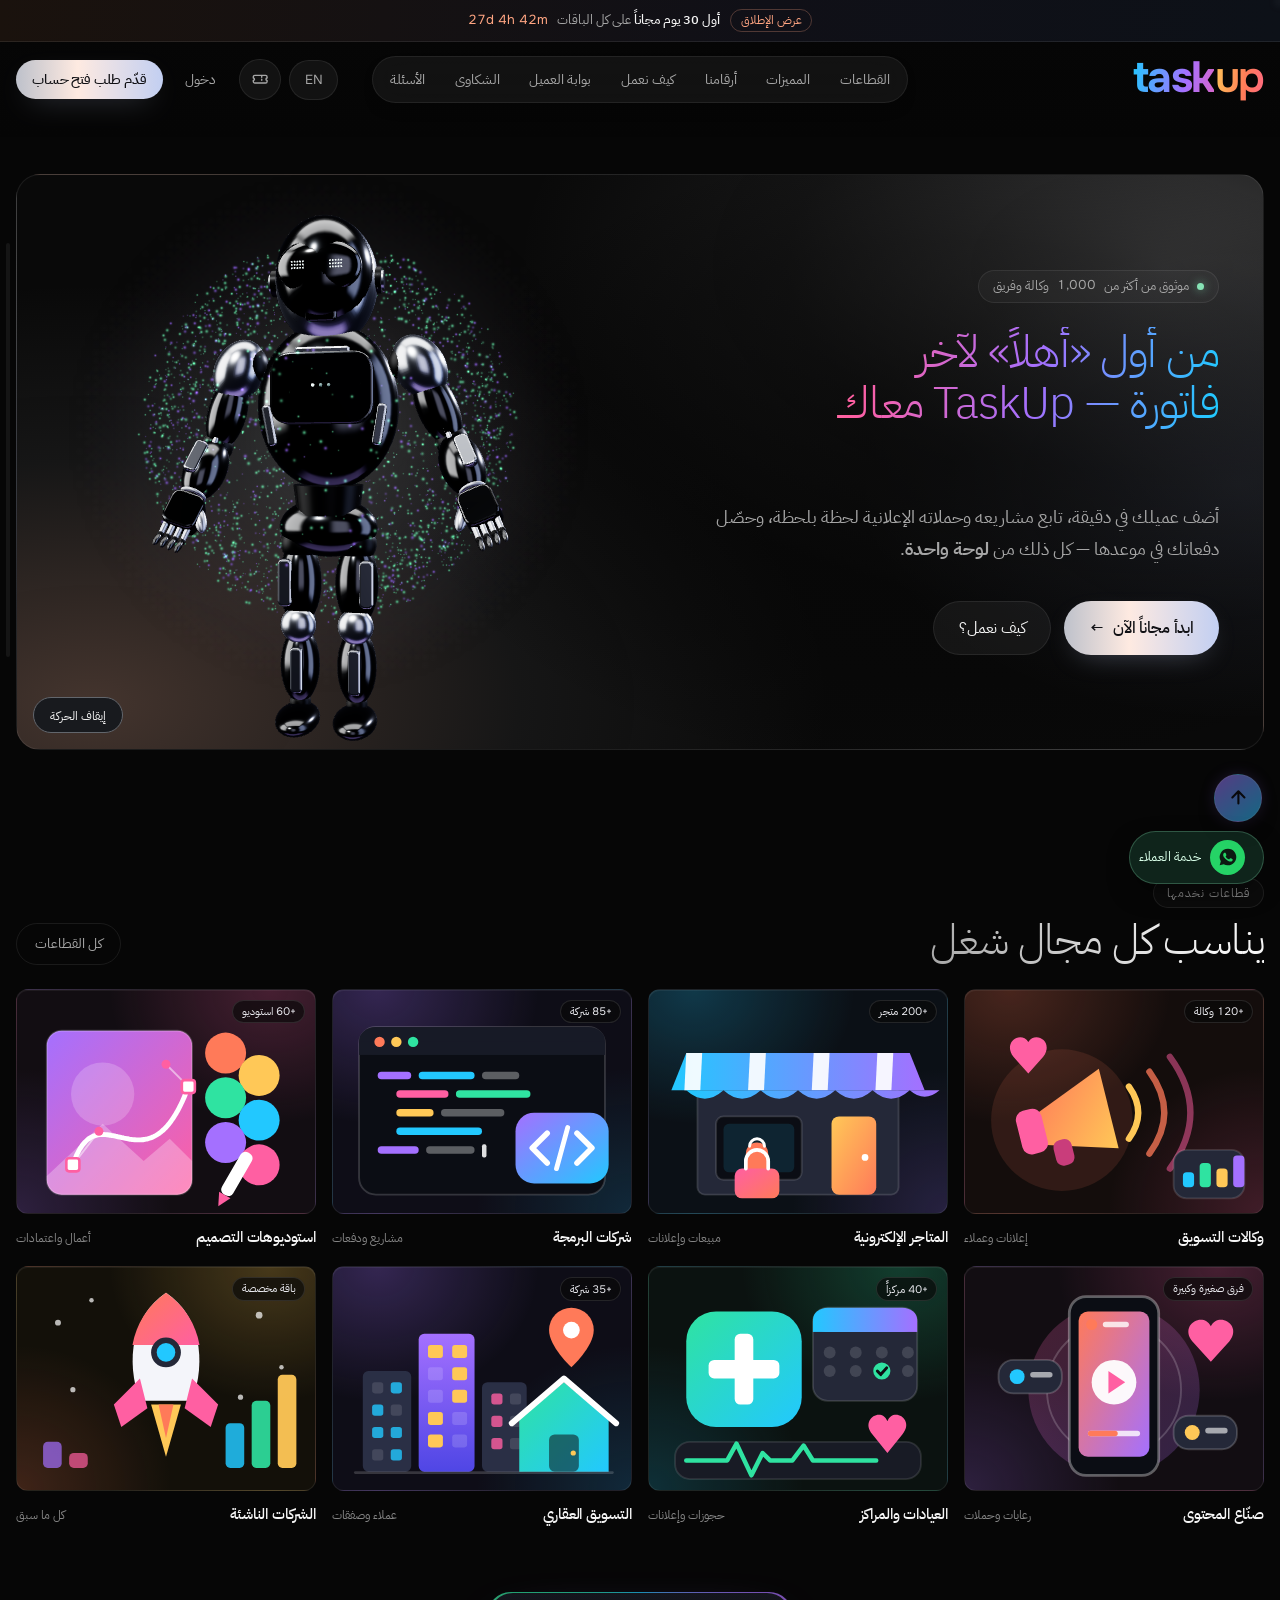
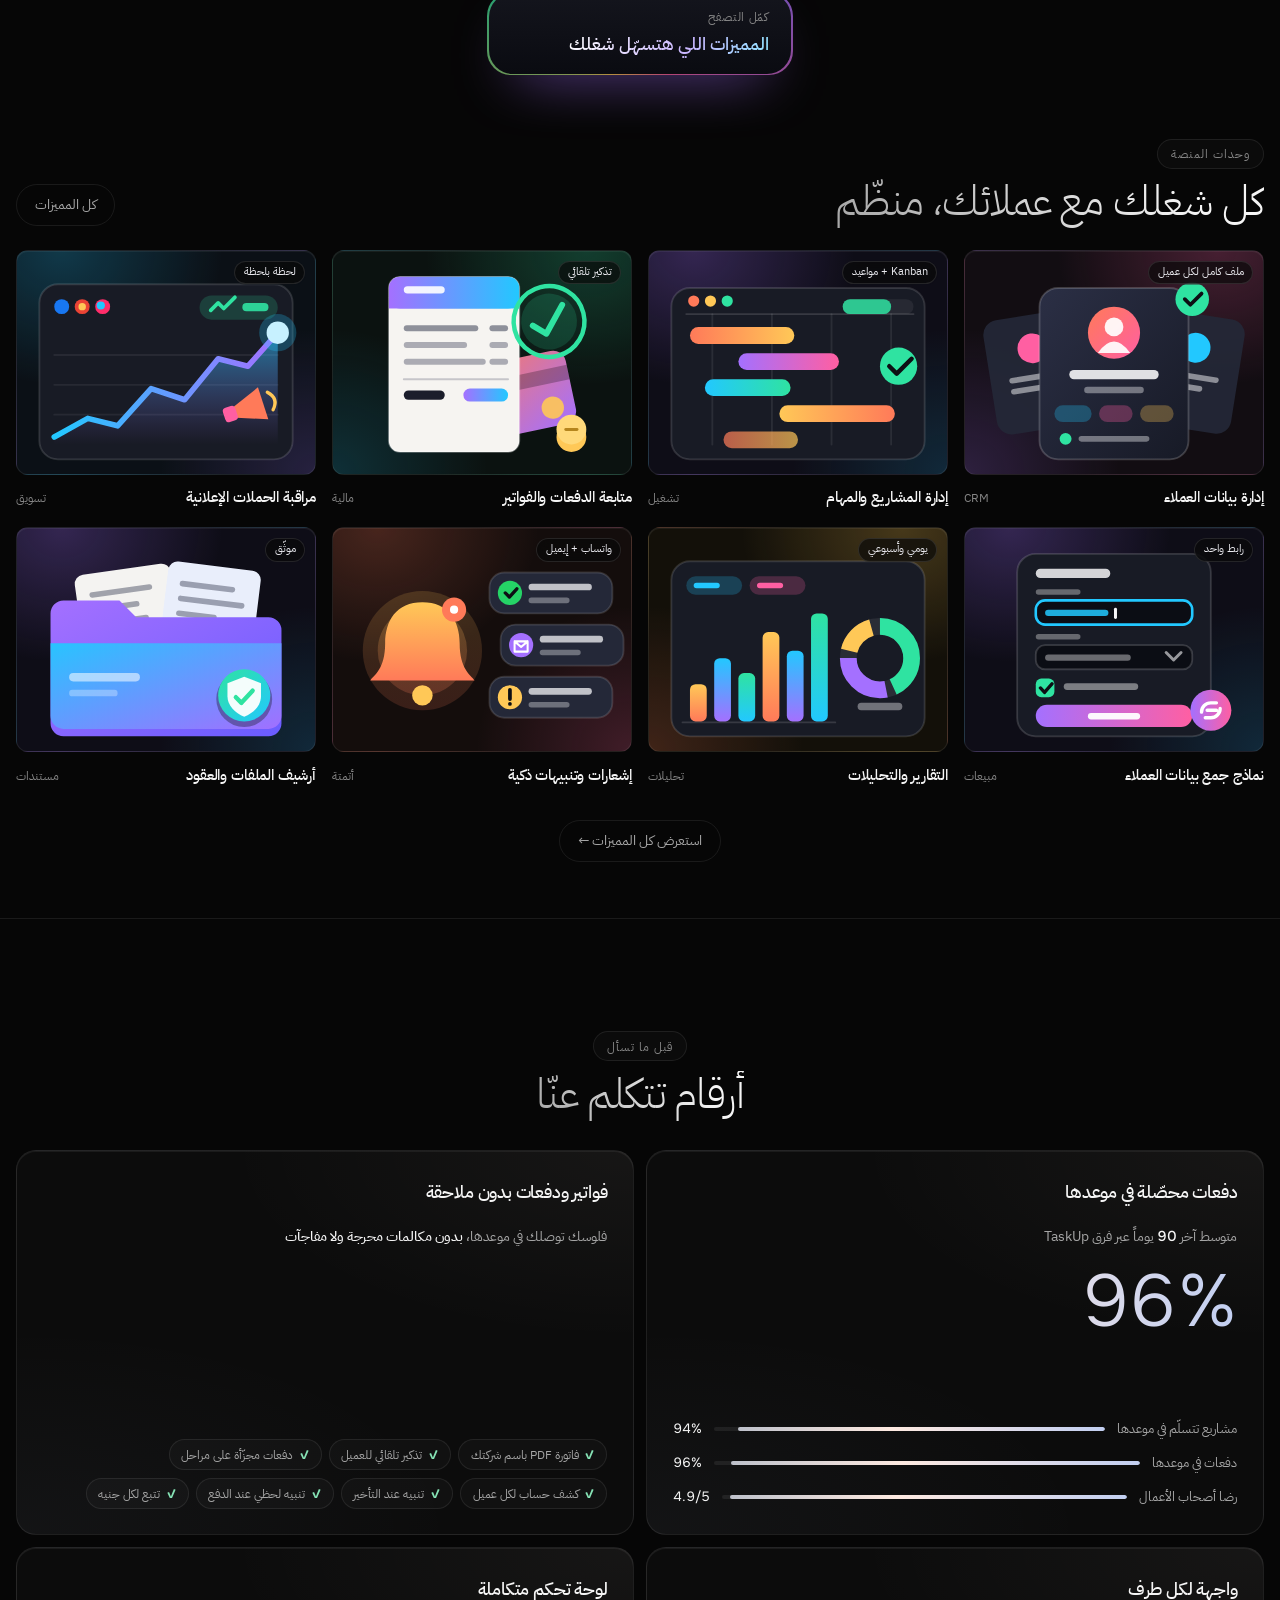
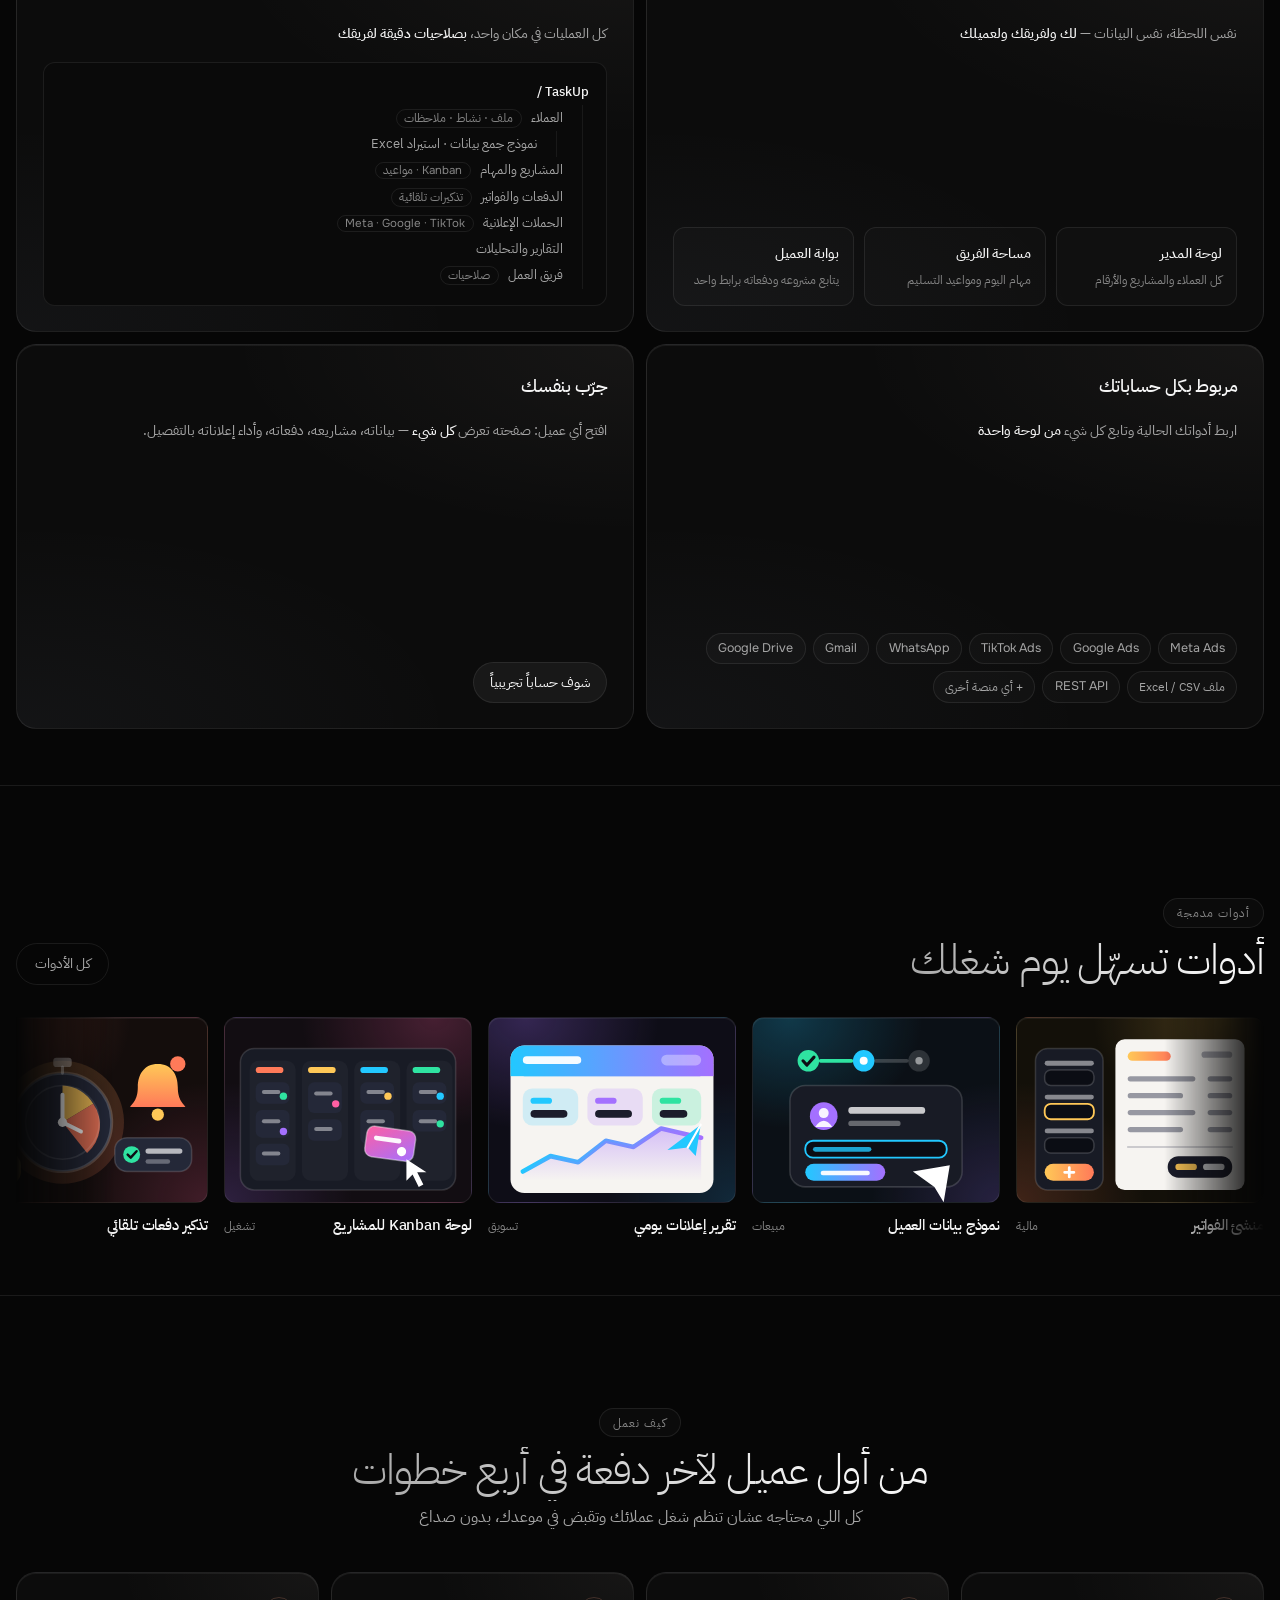
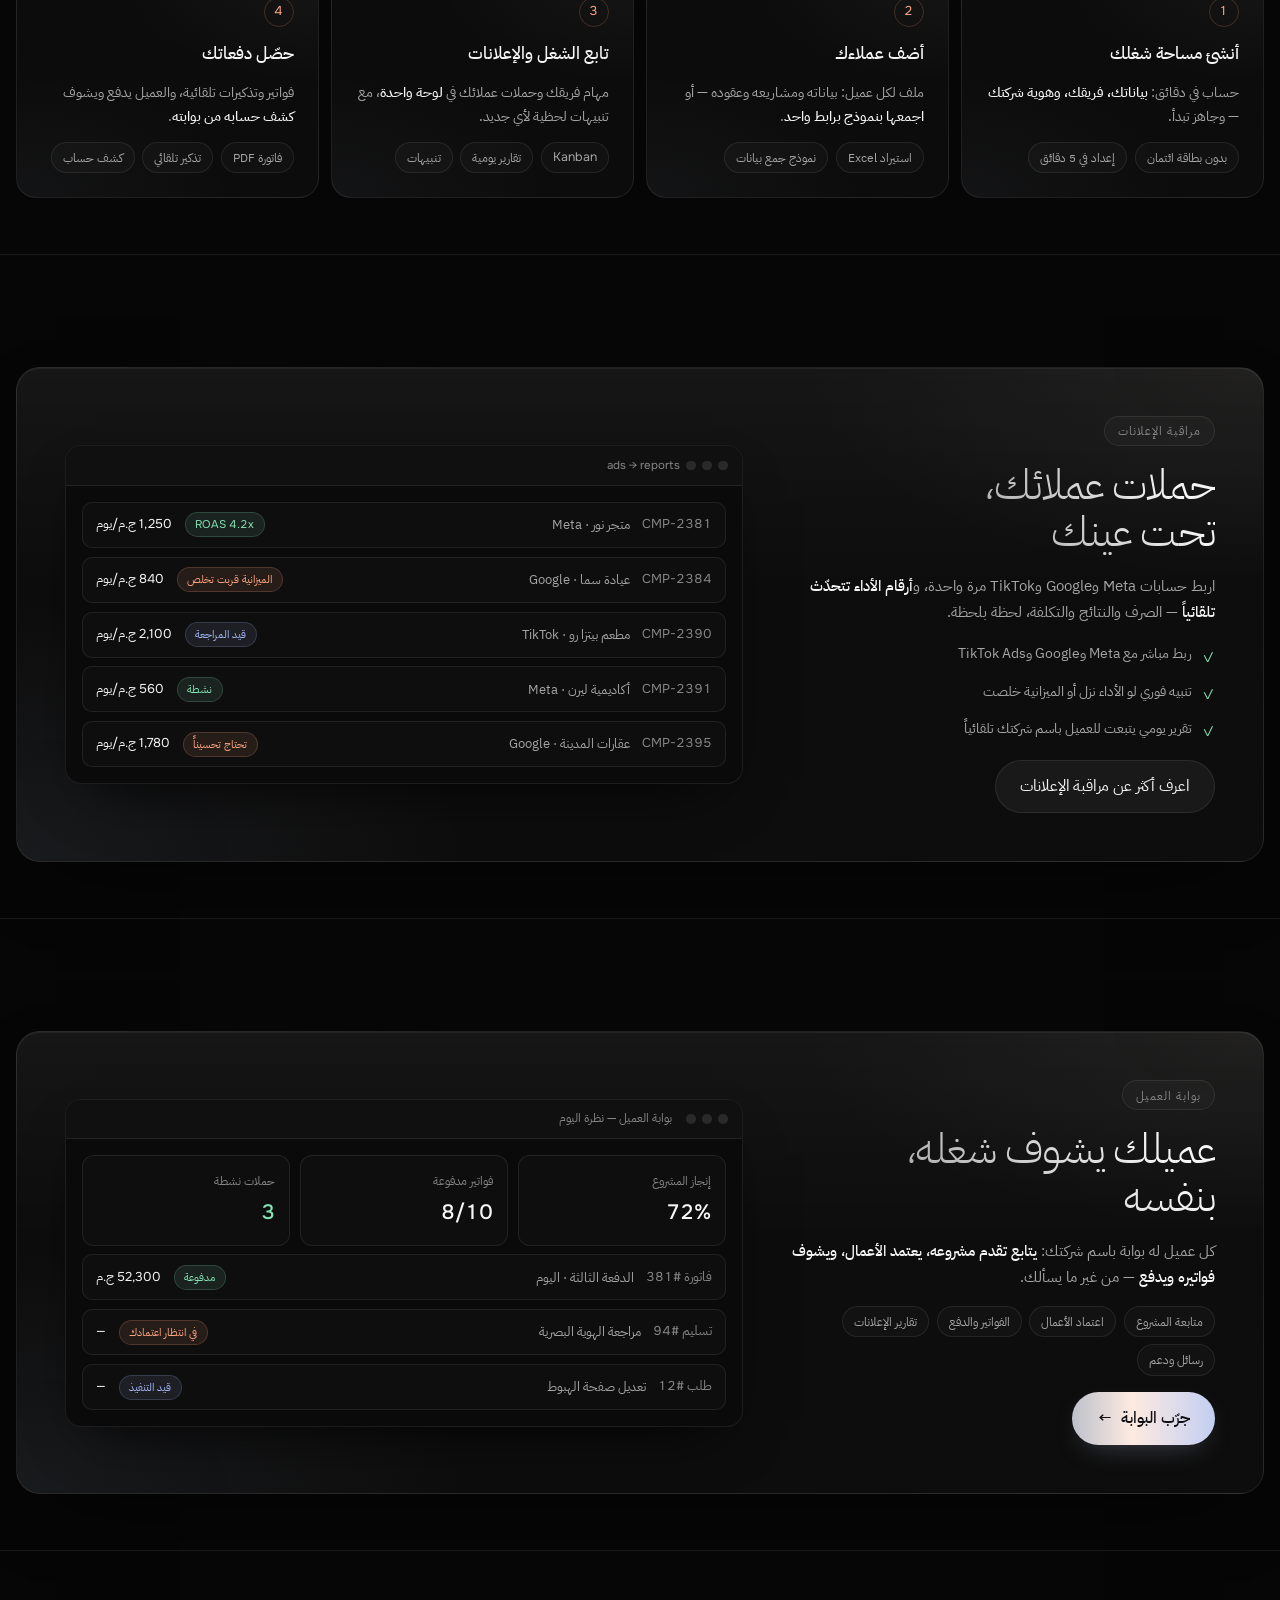
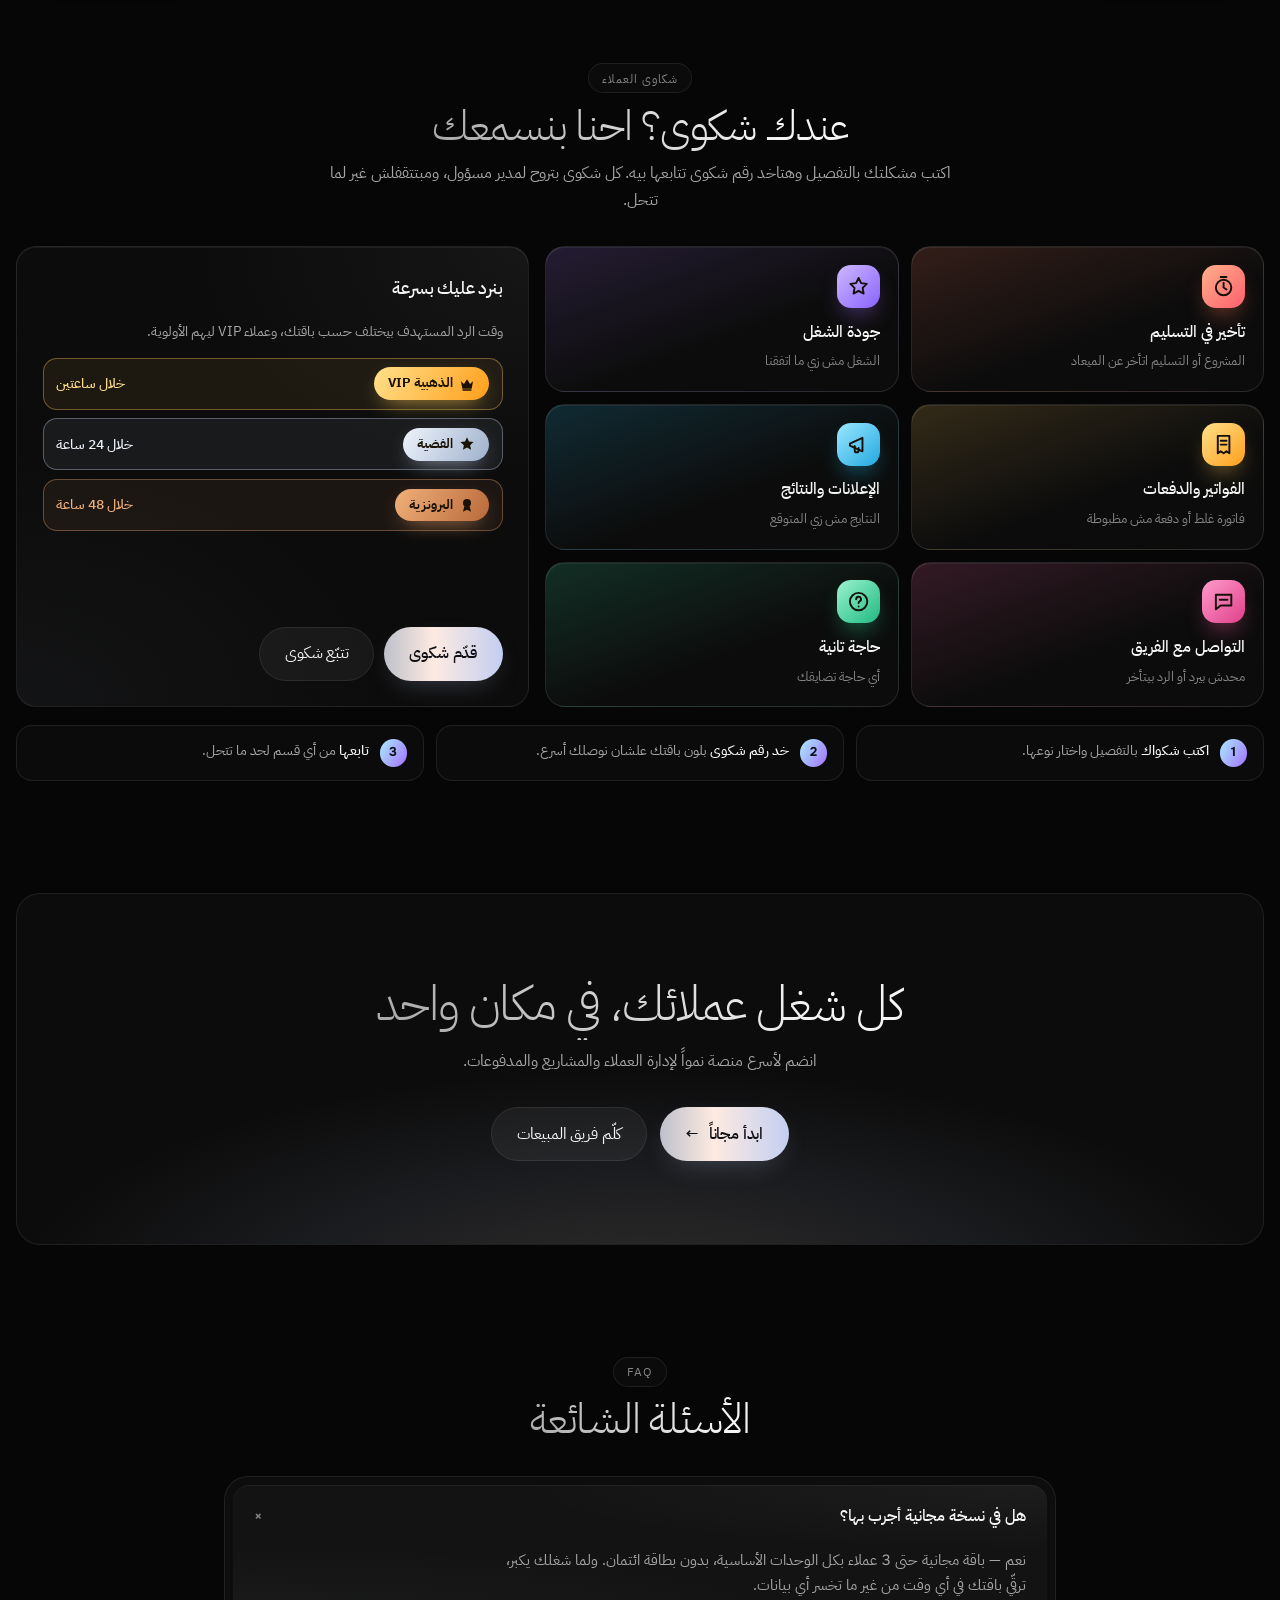
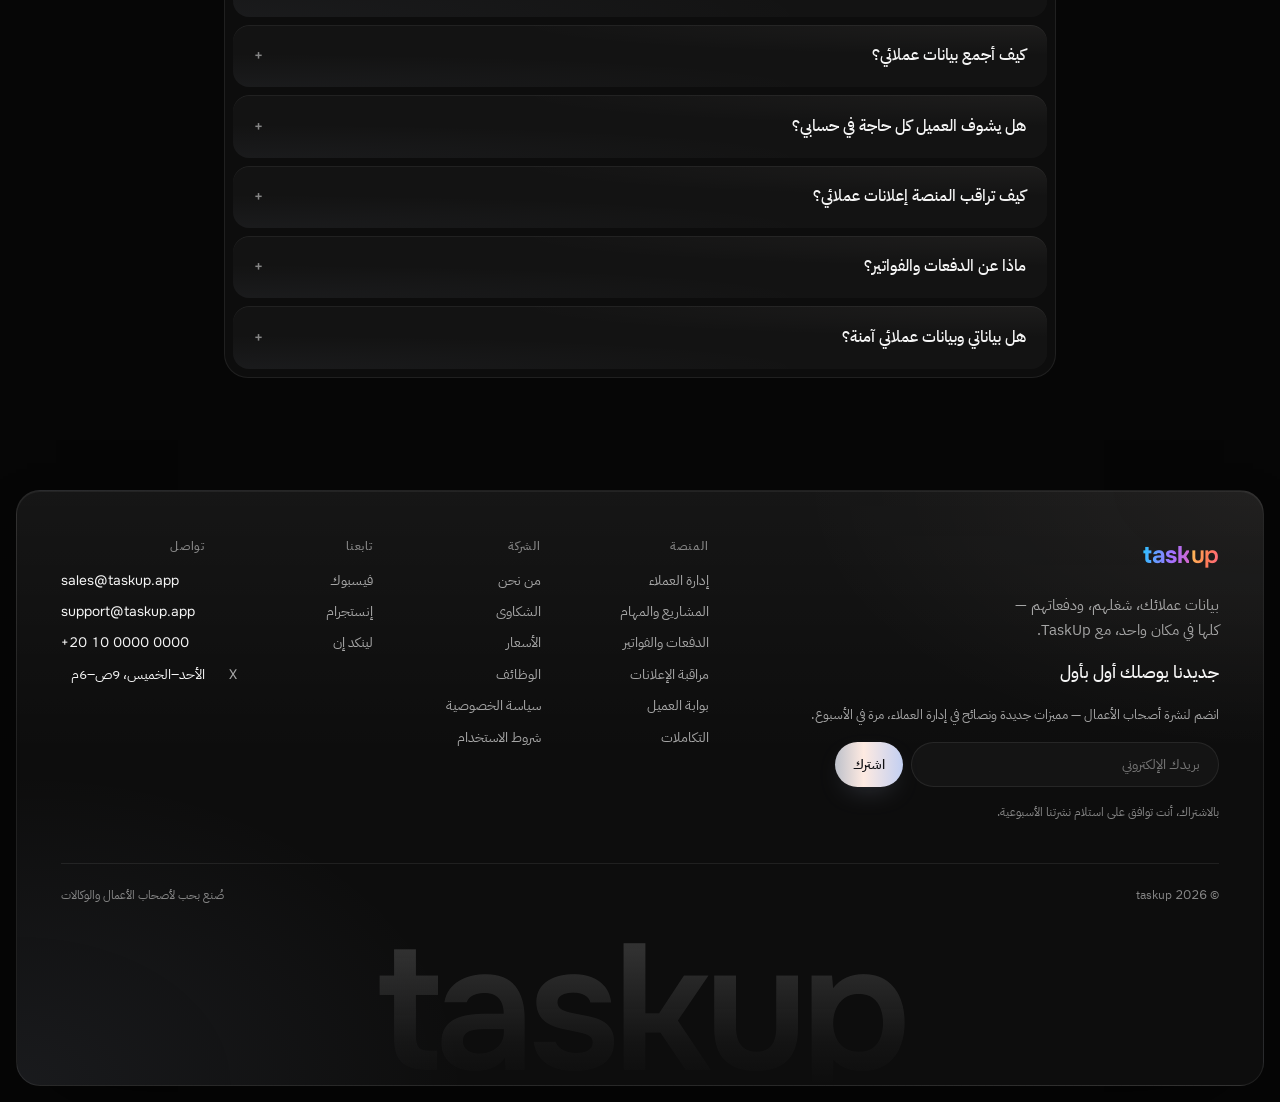
<file: docs/index.html>
<!doctype html>
<html lang="ar" dir="rtl">
<head>
<meta charset="utf-8">
<meta name="viewport" content="width=device-width, initial-scale=1, viewport-fit=cover">
<title>TaskUp</title>
<meta name="claude:viewport-fit-sides" content="cover">
<meta name="description" content="منصة واحدة لإدارة بيانات عملائك ومشاريعهم ودفعاتهم ومراقبة حملاتهم الإعلانية — كل شغلك منظم في مكان واحد.">
<link rel="stylesheet" href="https://fonts.googleapis.com/css2?family=IBM+Plex+Sans+Arabic:wght@300;400;500;600&family=Onest:wght@300;400;500;600&display=swap">
<style>
/* Layout concept: cinematic dark one-pager — glass fixed header, glowing hero stage,
   card “shelves”, bento trust grid, marquee tools, step rail, split panels, FAQ,
   footer with a giant fading wordmark. RTL Arabic. */
:root{
  color-scheme: dark;
  --background:#060606;
  --surface-1:#0d0d0d;
  --surface-2:#141414;
  --text-primary:#f5f5f5;
  --text-secondary:#a6a6a6;
  --text-muted:#868686;
  --border-soft:#ffffff14;
  --border-hover:#ffffff29;
  --accent-1:#e8eaef;
  --accent-2:#bcc0ca;
  --accent-grad:linear-gradient(90deg,#bcc0ca -1%,#feeae1 42%,#c0cef2 102%);
  --accent-warm:#ffa582;
  --glyph-peach:#ffbea2;
  --glyph-peri:#a2b7f5;
  --good:#86e3b5;
  --title-grad:linear-gradient(238deg,var(--text-primary) 0%,var(--text-primary) 18%,var(--text-secondary) 100%);
  --tw-card-bg:#ffffff07;
  --tw-well:#ffffff0d;
  --tw-well-hover:#ffffff13;
  --tw-rim:inset 0 1px 0 0 #ffffff0f;
  --tw-aurora:radial-gradient(120% 90% at 100% 0%,#feeae10b,transparent 55%),radial-gradient(120% 90% at 0% 100%,#c0cef20a,transparent 60%);
  --tw-aurora-strong:radial-gradient(120% 90% at 100% 0%,#feeae111,transparent 55%),radial-gradient(120% 90% at 0% 100%,#c0cef20f,transparent 60%);
  --glass-blur:18px;
  --r-card:12px; --r-panel:9px; --r-pill:999px; --r-stage:24px; --r-tw:16px;
  --font-ar:"IBM Plex Sans Arabic",system-ui,sans-serif;
  --font-latin:"Onest","IBM Plex Sans Arabic",system-ui,sans-serif;
  --page-gutter:max(16px,env(safe-area-inset-left,0px));
  --section-gap:7rem;
  --header-h:4.75rem;
}
*{box-sizing:border-box}
html{scroll-behavior:smooth}
@media (prefers-reduced-motion:reduce){html{scroll-behavior:auto}}
body{
  margin:0;
  background:var(--background);
  color:var(--text-primary);
  font-family:var(--font-ar);
  -webkit-font-smoothing:antialiased;
  font-size:1rem;line-height:1.7;
  overflow-x:hidden;
}
body::before{content:"";position:fixed;inset:0 0 auto;height:env(safe-area-inset-top,0px);z-index:60;background:#060606e6}
img{max-width:100%}
a{color:inherit}
h1,h2,h3,h4{text-wrap:balance;font-weight:300;margin:0}
.num{font-family:var(--font-latin);font-variant-numeric:tabular-nums}
.ltr{direction:ltr;unicode-bidi:isolate}

/* ---------- progress + promo ---------- */
.nav-progress{position:fixed;inset-inline:0;top:env(safe-area-inset-top,0px);height:2px;z-index:70;pointer-events:none}
.nav-progress-fill{height:100%;width:0;background:var(--accent-grad);transition:width .1s linear}
.promo-banner{
  display:flex;flex-wrap:wrap;justify-content:center;align-items:center;gap:.6rem;
  padding:.55rem var(--page-gutter);padding-left:max(16px,env(safe-area-inset-left,0px));padding-right:max(16px,env(safe-area-inset-right,0px));
  background:linear-gradient(90deg,#1a120d,#101017 60%,#0d1118);
  border-bottom:1px solid var(--border-soft);
  font-size:.82rem;color:var(--text-secondary);text-align:center;
}
.promo-banner .tag{border:1px solid #ffa58244;color:var(--accent-warm);border-radius:var(--r-pill);padding:.05rem .6rem;font-size:.72rem}
.promo-banner strong{color:var(--text-primary);font-weight:500}
.promo-banner .count{color:var(--accent-warm)}

/* ---------- header ---------- */
.site-header{
  position:fixed;inset-inline:0;top:calc(env(safe-area-inset-top,0px) + var(--promo-h,0px));z-index:50;
  display:grid;grid-template-columns:1fr auto 1fr;align-items:center;gap:1rem;
  padding:.875rem;padding-left:max(16px,env(safe-area-inset-left,0px));padding-right:max(16px,env(safe-area-inset-right,0px));
  pointer-events:none;
}
.site-header::before{
  content:"";position:absolute;inset:0 0 -1.3rem;pointer-events:none;z-index:-1;
  background:linear-gradient(to bottom,rgba(6,6,6,var(--hdr,.12)) 0%,rgba(6,6,6,calc(var(--hdr,.12)*.6)) 55%,transparent 100%);
}
.site-header>*{pointer-events:auto}
.wordmark{display:inline-flex;align-items:baseline;gap:.1rem;text-decoration:none;font-family:var(--font-latin);font-size:1.3rem;letter-spacing:-.02em;direction:ltr}
.wordmark b{font-weight:600;color:var(--text-primary)}
.wordmark span{font-weight:300;color:var(--text-muted)}
.glass{
  background:rgba(30,30,30,.55);
  -webkit-backdrop-filter:blur(var(--glass-blur)) saturate(140%);
  backdrop-filter:blur(var(--glass-blur)) saturate(140%);
  box-shadow:inset 0 0 0 1px #ffffff12,0 8px 24px -18px #000c;
  border-radius:var(--r-pill);
}
.header-nav{display:flex;align-items:center;gap:.15rem;padding:.3rem}
.header-nav a{
  text-decoration:none;color:var(--text-secondary);font-size:.86rem;
  padding:.45rem .85rem;border-radius:var(--r-pill);white-space:nowrap;transition:color .2s,background .2s;
}
.header-nav a:hover{color:var(--text-primary);background:#ffffff10}
.header-nav .badge-new{font-size:.62rem;color:var(--accent-warm);border:1px solid #ffa58240;border-radius:var(--r-pill);padding:0 .4rem;margin-inline-start:.35rem;vertical-align:.12em}
.header-center{display:none;align-items:stretch;gap:.5rem;justify-self:center}
.header-right{display:none;justify-self:end;align-items:center;gap:.5rem}
.header-right .signin{text-decoration:none;color:var(--text-secondary);font-size:.86rem;padding:.55rem .9rem;border-radius:var(--r-pill)}
.header-right .signin:hover{color:var(--text-primary)}
.menu-btn{display:inline-flex;justify-self:end;align-items:center;gap:.5rem;background:rgba(30,30,30,.55);border:1px solid var(--border-soft);color:var(--text-primary);border-radius:var(--r-pill);padding:.5rem .95rem;font:inherit;font-size:.86rem;cursor:pointer}
@media (min-width:1024px){
  .header-center{display:flex}
  .header-right{display:flex}
  .menu-btn{display:none}
}
.mobile-nav{position:fixed;inset-inline:0;top:calc(env(safe-area-inset-top,0px) + var(--promo-h,0px) + var(--header-h));z-index:49;margin:0 var(--page-gutter);border:1px solid var(--border-soft);border-radius:var(--r-tw);background:#0d0d0df2;-webkit-backdrop-filter:blur(20px);backdrop-filter:blur(20px);padding:.5rem;display:flex;flex-direction:column}
.mobile-nav a{text-decoration:none;color:var(--text-secondary);padding:.7rem .9rem;border-radius:10px;font-size:.95rem}
.mobile-nav a:hover{background:var(--tw-well);color:var(--text-primary)}
.mobile-nav[hidden]{display:none!important}

/* ---------- buttons ---------- */
.btn{
  display:inline-flex;align-items:center;justify-content:center;gap:.6rem;
  border-radius:var(--r-pill);padding:.85rem 1.6rem;font:inherit;font-size:.98rem;
  text-decoration:none;cursor:pointer;border:0;white-space:nowrap;letter-spacing:-.01em;
  transition:transform .2s,box-shadow .2s,background .2s;
}
.btn-primary{background:var(--accent-grad);color:#101014;font-weight:500;box-shadow:0 10px 30px -14px #c0cef266}
.btn-primary:hover{transform:translateY(-1px);box-shadow:0 14px 36px -14px #feeae166}
.btn-ghost{background:var(--tw-well);color:var(--text-primary);box-shadow:inset 0 0 0 1px var(--border-soft)}
.btn-ghost:hover{background:var(--tw-well-hover);box-shadow:inset 0 0 0 1px var(--border-hover)}
.btn-sm{padding:.55rem 1.1rem;font-size:.86rem}
.btn .arr{display:inline-block;transition:transform .2s}
.btn:hover .arr{transform:translateX(-3px)}

/* ---------- hero ---------- */
.hero-region{position:relative;min-height:34rem;height:62vh;padding:calc(env(safe-area-inset-top,0px) + var(--promo-h,0px) + var(--header-h) + .25rem) var(--page-gutter) 1rem;padding-left:max(16px,env(safe-area-inset-left,0px));padding-right:max(16px,env(safe-area-inset-right,0px))}
.hero-stage{
  position:relative;isolation:isolate;height:100%;display:flex;align-items:center;justify-content:center;
  border-radius:var(--r-stage);border:1px solid var(--border-soft);overflow:hidden;
  background:
    radial-gradient(72% 86% at 92% 16%,#d8d8db42 0%,#a8a8ac14 42%,transparent 72%),
    radial-gradient(78% 96% at 6% 92%,#ffbea23d 0%,#9a9a9c17 44%,transparent 76%),
    radial-gradient(46% 62% at 98% 54%,#a2b7f522 0%,transparent 66%),
    #090909;
}
.hero-stage::before{content:"";position:absolute;inset:0;z-index:1;border-radius:inherit;pointer-events:none;background:radial-gradient(60% 62% at 50% 50%,#060606b8 0%,#06060660 46%,transparent 78%)}
.hero-stage::after{content:"";position:absolute;inset:auto -10% -55% -10%;height:80%;z-index:0;background:radial-gradient(50% 60% at 50% 100%,#feeae122,transparent 70%)}
.hero-content{position:relative;z-index:2;text-align:center;padding:1.5rem;max-width:52rem}
.hero-eyebrow{
  display:inline-flex;align-items:center;gap:.5rem;font-size:.8rem;color:var(--text-secondary);
  border:1px solid var(--border-soft);border-radius:var(--r-pill);padding:.3rem .9rem;background:#ffffff08;margin-bottom:1.5rem;
}
.hero-eyebrow .dot{width:.45rem;height:.45rem;border-radius:50%;background:var(--good);box-shadow:0 0 10px #86e3b5aa}
.hero-title{
  font-size:clamp(2rem,5.4vw,3.9rem);line-height:1.12;letter-spacing:-.02em;font-weight:300;
}
.title-gradient{
  display:inline-block;background-image:var(--title-grad);
  -webkit-background-clip:text;background-clip:text;color:transparent;-webkit-text-fill-color:transparent;
  padding-bottom:.16em;margin-bottom:-.16em;
}
.hero-sub{color:var(--text-secondary);font-size:clamp(1rem,1.4vw,1.18rem);line-height:1.8;max-width:38rem;margin:1.2rem auto 0}
.hero-cta{margin-top:2.2rem;display:flex;gap:.8rem;justify-content:center;flex-wrap:wrap}

/* ---------- shared section bits ---------- */
.home-stack{position:relative;width:100%;padding:0;max-width:80rem;margin:0 auto}
.section{margin-top:var(--section-gap);padding-inline:var(--page-gutter);padding-left:max(16px,env(safe-area-inset-left,0px));padding-right:max(16px,env(safe-area-inset-right,0px))}
.hp-rule{margin:calc(var(--section-gap)/2) 0 0;border:0;border-top:1px solid var(--border-soft)}
.sec-head{display:flex;flex-wrap:wrap;justify-content:space-between;align-items:flex-end;gap:1.5rem;margin-bottom:1.5rem}
.sec-head>div{display:flex;flex-direction:column;align-items:flex-start;gap:.6rem}
.eyebrow{font-size:.78rem;color:var(--text-muted);letter-spacing:.08em;border:1px solid var(--border-soft);border-radius:var(--r-pill);padding:.2rem .8rem;background:#ffffff06}
.section-title{font-size:clamp(1.5rem,3.6vw,2.6rem);line-height:1.15;letter-spacing:-.02em}
.sec-link{font-size:.88rem;color:var(--text-secondary);text-decoration:none;border:1px solid var(--border-soft);border-radius:var(--r-pill);padding:.5rem 1.1rem;transition:color .2s,border-color .2s}
.sec-link:hover{color:var(--text-primary);border-color:var(--border-hover)}
.reveal{transition:opacity .7s ease,transform .7s ease}
.reveal.pre{opacity:.001;transform:translateY(18px)}
@media (prefers-reduced-motion:reduce){.reveal,.reveal.pre{opacity:1!important;transform:none!important;transition:none}}

/* ---------- service / coverage cards ---------- */
.card-grid{display:grid;grid-template-columns:repeat(4,minmax(0,1fr));gap:1rem}
@media (max-width:1023px){.card-grid{grid-template-columns:repeat(2,minmax(0,1fr))}}
@media (max-width:560px){.card-grid{grid-template-columns:minmax(0,1fr)}}
.svc-card{display:flex;flex-direction:column;gap:.65rem;text-decoration:none;min-width:0}
.svc-thumb{
  position:relative;aspect-ratio:4/3;max-width:100%;border-radius:var(--r-card);overflow:hidden;
  border:1px solid var(--border-soft);box-shadow:var(--tw-rim);
  display:flex;align-items:center;justify-content:center;
  transition:transform .35s ease,border-color .35s ease;
}
.svc-card:hover .svc-thumb{transform:translateY(-4px);border-color:var(--border-hover)}
.svc-thumb svg{width:3.2rem;height:3.2rem;opacity:.9;position:relative;z-index:1;filter:drop-shadow(0 6px 18px #0009)}
.svc-thumb .chip{
  position:absolute;top:.6rem;inset-inline-start:.6rem;z-index:2;font-size:.68rem;color:#e9e9ee;
  background:#0a0a0ab0;border:1px solid #ffffff1c;border-radius:var(--r-pill);padding:.1rem .55rem;
  -webkit-backdrop-filter:blur(8px);backdrop-filter:blur(8px);
}
.t-a{background:radial-gradient(90% 110% at 85% 10%,#ffbea245,transparent 60%),radial-gradient(90% 120% at 10% 100%,#3a2d2566,transparent 70%),#121010}
.t-b{background:radial-gradient(90% 110% at 15% 10%,#a2b7f540,transparent 60%),radial-gradient(90% 120% at 90% 100%,#232a3f66,transparent 70%),#0f1016}
.t-c{background:radial-gradient(90% 110% at 85% 90%,#86e3b52e,transparent 60%),radial-gradient(80% 110% at 10% 0%,#1e2b2466,transparent 70%),#0e1310}
.t-d{background:radial-gradient(100% 120% at 50% 0%,#feeae133,transparent 62%),radial-gradient(90% 120% at 90% 100%,#2e241d66,transparent 70%),#131110}
.svc-meta{display:flex;align-items:baseline;justify-content:space-between;gap:.75rem;min-width:0}
.card-title{font-size:.95rem;font-weight:500;color:var(--text-primary);letter-spacing:-.01em}
.card-cat{font-size:.78rem;color:var(--text-muted);white-space:nowrap}
.shelf-foot{display:flex;justify-content:center;margin-top:2rem}

/* ---------- bento trust grid ---------- */
.tp-grid{display:grid;grid-template-columns:repeat(2,minmax(0,1fr));grid-auto-rows:1fr;gap:.75rem;margin-top:2rem}
@media (max-width:860px){.tp-grid{grid-template-columns:minmax(0,1fr);grid-auto-rows:auto}}
.glyph-card{
  position:relative;isolation:isolate;display:flex;flex-direction:column;gap:1rem;min-width:0;
  border:1px solid var(--border-soft);border-radius:calc(var(--r-tw) + .25rem);
  background:var(--tw-aurora),var(--tw-card-bg);box-shadow:var(--tw-rim);
  padding:1.6rem;
}
.glyph-card:hover{background:var(--tw-aurora-strong),var(--tw-well)}
.glyph-title{font-size:1.15rem;font-weight:500;letter-spacing:-.01em}
.glyph-sub{color:var(--text-secondary);font-size:.9rem;margin:0}
.glyph-sub b{color:var(--text-primary);font-weight:500}
.bignum{font-family:var(--font-latin);font-size:clamp(3rem,6vw,4.6rem);font-weight:300;line-height:1;background-image:var(--accent-grad);-webkit-background-clip:text;background-clip:text;color:transparent}
.meters{display:flex;flex-direction:column;gap:.7rem;margin-top:auto}
.meter{display:grid;grid-template-columns:auto 1fr auto;align-items:center;gap:.8rem;font-size:.84rem;color:var(--text-secondary)}
.meter .bar{height:4px;border-radius:var(--r-pill);background:#ffffff12;overflow:hidden}
.meter .bar i{display:block;height:100%;border-radius:inherit;background:var(--accent-grad)}
.meter .val{font-family:var(--font-latin);color:var(--text-primary)}
.chips{display:flex;flex-wrap:wrap;gap:.45rem;margin-top:auto}
.chips span{font-size:.78rem;color:var(--text-secondary);border:1px solid var(--border-soft);background:#ffffff06;border-radius:var(--r-pill);padding:.25rem .7rem;display:inline-flex;align-items:center;gap:.35rem}
.chips .ok{color:var(--good)}
.apps{display:grid;grid-template-columns:repeat(3,minmax(0,1fr));gap:.6rem;margin-top:auto}
@media (max-width:460px){.apps{grid-template-columns:minmax(0,1fr)}}
.app-tile{border:1px solid var(--border-soft);border-radius:var(--r-card);background:#ffffff05;padding:.9rem;display:flex;flex-direction:column;gap:.25rem;min-width:0}
.app-tile b{font-weight:500;font-size:.88rem}
.app-tile small{color:var(--text-muted);font-size:.74rem}
.tree{font-size:.82rem;color:var(--text-secondary);background:#0a0a0a;border:1px solid var(--border-soft);border-radius:var(--r-card);padding:1rem 1.1rem;line-height:2;margin-top:auto;overflow-x:auto}
.tree b{color:var(--text-primary);font-weight:500}
.tree .cnt{color:var(--text-muted);font-size:.72rem;border:1px solid var(--border-soft);border-radius:var(--r-pill);padding:0 .45rem;margin-inline-start:.4rem}
.tree .lvl{padding-inline-start:1.2rem;border-inline-start:1px solid #ffffff10;margin-inline-start:.35rem;display:block}

/* ---------- tools marquee ---------- */
.marquee{position:relative;overflow:hidden;margin-top:2rem;
  -webkit-mask-image:linear-gradient(90deg,transparent,#000 8%,#000 92%,transparent);
  mask-image:linear-gradient(90deg,transparent,#000 8%,#000 92%,transparent);}
.marquee-track{display:flex;gap:1rem;width:max-content;animation:scroll 42s linear infinite}
.marquee:hover .marquee-track{animation-play-state:paused}
@keyframes scroll{from{transform:translateX(0)}to{transform:translateX(50%)}}
@media (prefers-reduced-motion:reduce){.marquee-track{animation:none}.marquee{overflow-x:auto;-webkit-mask-image:none;mask-image:none}}
.tool-card{width:15.5rem;flex:none;display:flex;flex-direction:column;gap:.6rem}
.tool-thumb{position:relative;aspect-ratio:16/10;border-radius:var(--r-card);border:1px solid var(--border-soft);box-shadow:var(--tw-rim);display:flex;align-items:center;justify-content:center}
.tool-thumb svg{width:2.4rem;height:2.4rem;opacity:.85}
.tool-meta{display:flex;justify-content:space-between;align-items:baseline;gap:.5rem}

/* ---------- how it works rail ---------- */
.hiw-rail{display:grid;grid-template-columns:repeat(4,minmax(0,1fr));gap:.75rem;margin-top:2.5rem}
@media (max-width:1023px){.hiw-rail{grid-template-columns:repeat(2,minmax(0,1fr))}}
@media (max-width:560px){.hiw-rail{grid-template-columns:minmax(0,1fr)}}
.hiw-step{display:flex;flex-direction:column;gap:.8rem;border:1px solid var(--border-soft);border-radius:calc(var(--r-tw) + .25rem);background:var(--tw-aurora),var(--tw-card-bg);box-shadow:var(--tw-rim);padding:1.5rem;min-width:0}
.hiw-no{font-family:var(--font-latin);font-size:.8rem;color:var(--accent-warm);border:1px solid #ffa58233;width:1.9rem;height:1.9rem;border-radius:50%;display:flex;align-items:center;justify-content:center}
.hiw-step h3{font-size:1.05rem;font-weight:500}
.hiw-step p{margin:0;color:var(--text-secondary);font-size:.88rem}
.hiw-step p b{color:var(--text-primary);font-weight:500}
.hiw-step .chips{margin-top:auto}

/* ---------- split panels (integration / portal) ---------- */
.split{display:grid;grid-template-columns:minmax(0,5fr) minmax(0,8fr);gap:3rem;align-items:center;
  border:1px solid var(--border-soft);border-radius:var(--r-stage);padding:clamp(1.5rem,4vw,3rem);
  background:linear-gradient(180deg,#ffffff09 0%,transparent 45%),radial-gradient(60% 70% at 100% 0%,#feeae10e,transparent 62%),radial-gradient(55% 80% at 0% 100%,#c0cef212,transparent 66%),var(--surface-1);
  box-shadow:var(--tw-rim),0 30px 80px -40px #000e;overflow:hidden;position:relative}
@media (max-width:900px){.split{grid-template-columns:minmax(0,1fr);gap:2rem}}
.split-copy{display:flex;flex-direction:column;align-items:flex-start;gap:1rem;min-width:0}
.split-copy p{color:var(--text-secondary);margin:0;font-size:.96rem}
.split-copy p b{color:var(--text-primary);font-weight:500}
.feature-list{list-style:none;margin:0;padding:0;display:flex;flex-direction:column;gap:.6rem;width:100%}
.feature-list li{display:flex;gap:.6rem;align-items:flex-start;color:var(--text-secondary);font-size:.9rem}
.feature-list .tick{color:var(--good);flex:none;margin-top:.2rem}
.mock{min-width:0;border:1px solid var(--border-soft);border-radius:var(--r-tw);background:#0a0a0a;box-shadow:0 24px 60px -30px #000;overflow:hidden}
.mock-bar{display:flex;align-items:center;gap:.4rem;padding:.6rem .9rem;border-bottom:1px solid var(--border-soft);background:#101010}
.mock-bar i{width:.6rem;height:.6rem;border-radius:50%;background:#ffffff1c}
.mock-bar span{font-size:.72rem;color:var(--text-muted);margin-inline-start:.5rem}
.mock-body{padding:1rem;display:flex;flex-direction:column;gap:.55rem}
.mock-row{display:grid;grid-template-columns:auto 1fr auto auto;gap:.8rem;align-items:center;border:1px solid var(--border-soft);background:#ffffff05;border-radius:10px;padding:.6rem .8rem;font-size:.8rem;min-width:0}
.mock-row .id{font-family:var(--font-latin);color:var(--text-muted);direction:ltr}
.mock-row .who{color:var(--text-secondary);overflow:hidden;text-overflow:ellipsis;white-space:nowrap}
.pill{font-size:.7rem;border-radius:var(--r-pill);padding:.12rem .6rem;white-space:nowrap}
.p-good{color:var(--good);background:#86e3b51a;border:1px solid #86e3b530}
.p-warm{color:var(--accent-warm);background:#ffa5821a;border:1px solid #ffa58230}
.p-peri{color:var(--glyph-peri);background:#a2b7f51a;border:1px solid #a2b7f530}
.mock-amount{font-family:var(--font-latin);color:var(--text-primary)}

/* ---------- CTA ---------- */
.home-cta-stage{
  position:relative;isolation:isolate;display:flex;align-items:center;justify-content:center;min-height:22rem;
  border:1px solid var(--border-soft);border-radius:var(--r-stage);background:#0c0c0c;overflow:hidden;padding:4.5rem 1.5rem;
}
.home-cta-stage::before{content:"";position:absolute;inset:0;border-radius:inherit;background:radial-gradient(70% 90% at 50% 115%,#feeae126 0%,#c0cef215 40%,transparent 72%)}
.home-cta-content{position:relative;text-align:center;display:flex;flex-direction:column;align-items:center;gap:1rem;max-width:40rem}
.home-cta-content p{color:var(--text-secondary);margin:0}

/* ---------- FAQ ---------- */
.faq-head{text-align:center;display:flex;flex-direction:column;align-items:center;gap:.6rem;margin-bottom:2rem}
.faq-panel{border:1px solid var(--border-soft);border-radius:calc(var(--r-tw) + .5rem);background:var(--surface-1);display:flex;flex-direction:column;gap:.5rem;padding:.5rem;max-width:52rem;margin:0 auto}
.faq-item{border-radius:var(--r-tw);background:var(--tw-aurora),var(--tw-card-bg);box-shadow:var(--tw-rim)}
.faq-item:hover{background:var(--tw-aurora-strong),var(--tw-well)}
.faq-item summary{
  list-style:none;cursor:pointer;display:flex;justify-content:space-between;align-items:center;gap:1rem;
  padding:1.1rem 1.3rem;font-size:1rem;font-weight:500;color:var(--text-primary);
}
.faq-item summary::-webkit-details-marker{display:none}
.faq-item summary .plus{flex:none;color:var(--text-muted);transition:transform .25s;font-family:var(--font-latin)}
.faq-item[open] summary .plus{transform:rotate(45deg)}
.faq-item .body{padding:0 1.3rem 1.2rem;color:var(--text-secondary);font-size:.92rem;max-width:65ch}

/* ---------- footer ---------- */
.site-footer{padding:var(--section-gap) var(--page-gutter) 1rem;padding-left:max(16px,env(safe-area-inset-left,0px));padding-right:max(16px,env(safe-area-inset-right,0px));max-width:80rem;margin:0 auto;width:100%}
.sf-panel{
  position:relative;isolation:isolate;overflow:hidden;
  border:1px solid var(--border-soft);border-radius:calc(var(--r-tw) + .5rem);
  background:linear-gradient(180deg,#ffffff09 0%,transparent 45%),radial-gradient(60% 70% at 100% 0%,#feeae10e,transparent 62%),radial-gradient(55% 80% at 0% 100%,#c0cef212,transparent 66%),var(--surface-1);
  box-shadow:var(--tw-rim),0 30px 80px -40px #000e;
  padding:clamp(1.5rem,3.5vw,2.75rem);
}
.sf-top{display:grid;grid-template-columns:minmax(0,5fr) minmax(0,7fr);gap:3rem}
@media (max-width:900px){.sf-top{grid-template-columns:minmax(0,1fr)}}
.sf-brand{display:flex;flex-direction:column;gap:1rem;align-items:flex-start;min-width:0}
.sf-brand .tagline{color:var(--text-secondary);font-size:.92rem;margin:0}
.subscribe-title{font-size:1.05rem;font-weight:500}
.subscribe{display:flex;gap:.5rem;width:100%;max-width:24rem;flex-wrap:wrap}
.subscribe input{
  flex:1;min-width:10rem;background:#ffffff08;border:1px solid var(--border-soft);border-radius:var(--r-pill);
  color:var(--text-primary);font:inherit;font-size:.88rem;padding:.6rem 1.1rem;outline:none;
}
.subscribe input:focus-visible{border-color:var(--border-hover);box-shadow:0 0 0 2px #e8eaef33}
.subscribe-note{font-size:.72rem;color:var(--text-muted);margin:0}
.sf-links{display:grid;grid-template-columns:repeat(4,minmax(0,1fr));gap:1.5rem}
@media (max-width:700px){.sf-links{grid-template-columns:repeat(2,minmax(0,1fr))}}
.sf-col{display:flex;flex-direction:column;gap:.5rem;font-size:.86rem;min-width:0}
.sf-col h4{font-size:.78rem;color:var(--text-muted);font-weight:500;letter-spacing:.06em;margin-bottom:.3rem}
.sf-col a{color:var(--text-secondary);text-decoration:none}
.sf-col a:hover{color:var(--text-primary)}
.sf-base{display:flex;flex-wrap:wrap;justify-content:space-between;gap:.8rem;color:var(--text-muted);font-size:.78rem;margin-top:2.5rem;padding-top:1.25rem;border-top:1px solid var(--border-soft)}
.sf-wordmark{
  margin-top:1.5rem;text-align:center;font-family:var(--font-latin);font-weight:600;letter-spacing:-.04em;direction:ltr;
  font-size:clamp(3.4rem,14vw,12rem);line-height:.9;user-select:none;pointer-events:none;
  background-image:linear-gradient(180deg,#f5f5f52e 0%,#f5f5f508 70%,transparent 100%);
  -webkit-background-clip:text;background-clip:text;color:transparent;
  margin-bottom:-.28em;white-space:nowrap;
}
:focus-visible{outline:1px solid #e8eaef9e;outline-offset:3px;border-radius:4px}

/* ===== v3: logo cycle, side rail, hamburger, FAB, hooks, detail, lang ===== */
@keyframes logo-cycle{
  0%,34%{transform:none;opacity:1;filter:none}
  38%{transform:translateX(6vw) translateY(-8px) rotate(8deg);opacity:1}
  45%{transform:translateX(55vw) translateY(-46px) rotate(26deg);opacity:0}
  51%{transform:translateX(55vw) translateY(-46px) rotate(26deg);opacity:0}
  57%{transform:translateX(-8px) translateY(2px) rotate(-7deg);opacity:1}
  60%{transform:none}
  63%{transform:rotate(8deg) scale(1.07)}
  66%{transform:rotate(-8deg) scale(1.1)}
  69%{transform:rotate(6deg) scale(1.05)}
  72%{transform:rotate(-4deg)}
  75%{transform:none;filter:none}
  80%{filter:drop-shadow(0 0 14px #feeae1cc) brightness(1.65)}
  85%{filter:drop-shadow(0 0 5px #c0cef299) brightness(1.15)}
  90%{filter:drop-shadow(0 0 16px #ffbea2cc) brightness(1.7)}
  100%{transform:none;opacity:1;filter:none}
}
.site-header .wordmark{animation:logo-cycle 11s ease-in-out infinite;transform-origin:center;will-change:transform,opacity,filter;cursor:pointer}
@media (prefers-reduced-motion:reduce){.site-header .wordmark{animation:none}}
.nav-progress-fill{box-shadow:0 0 10px 1px #feeae188}
.side-progress{position:fixed;inset-inline-end:calc(6px + env(safe-area-inset-right,0px));top:50%;transform:translateY(-50%);height:46vh;width:4px;border-radius:999px;background:#ffffff10;z-index:45;overflow:hidden;pointer-events:none}
.side-progress i{display:block;width:100%;height:0%;border-radius:inherit;background:linear-gradient(180deg,#bcc0ca,#feeae1,#c0cef2);transition:height .1s linear,box-shadow .3s,filter .3s}
.side-progress.glow i{box-shadow:0 0 16px 3px #feeae1aa;filter:brightness(1.5)}
@media (max-width:700px){.side-progress{display:none}}
.menu-btn{flex-direction:column;gap:.3rem;padding:.4rem 1rem;line-height:1;align-items:center}
.menu-btn .menu-label{font-size:.66rem;color:var(--text-secondary)}
.menu-btn .bars{display:flex;flex-direction:column;gap:.26rem;width:1.3rem}
.menu-btn .bars i{height:2px;background:var(--text-primary);border-radius:2px;transition:transform .25s,opacity .25s}
.menu-btn.open .bars i:nth-child(1){transform:translateY(.38rem) rotate(45deg)}
.menu-btn.open .bars i:nth-child(2){opacity:0}
.menu-btn.open .bars i:nth-child(3){transform:translateY(-.38rem) rotate(-45deg)}
.header-mob{display:flex;justify-self:end;align-items:center;gap:.5rem}
@media (min-width:1024px){.header-mob .menu-btn{display:none}}
.lang-btn{background:rgba(30,30,30,.55);border:1px solid var(--border-soft);color:var(--text-secondary);border-radius:var(--r-pill);padding:.5rem .9rem;font:inherit;font-size:.82rem;font-family:var(--font-latin);cursor:pointer;transition:color .2s,border-color .2s}
.lang-btn:hover{color:var(--text-primary);border-color:var(--border-hover)}
.cs-fab{position:fixed;bottom:calc(16px + env(safe-area-inset-bottom,0px));inset-inline-start:max(16px,env(safe-area-inset-left,0px));z-index:48;display:inline-flex;align-items:center;gap:.6rem;text-decoration:none;background:#0f241b;color:#d9ffe9;border:1px solid #86e3b544;border-radius:var(--r-pill);padding:.5rem 1.1rem .5rem .55rem;font-size:.84rem;box-shadow:0 10px 30px -10px #000c}
[dir="ltr"] .cs-fab{padding:.5rem .55rem .5rem 1.1rem}
.cs-fab .ic{width:2.2rem;height:2.2rem;border-radius:50%;background:#25d366;display:flex;align-items:center;justify-content:center;flex:none;animation:fab-pulse 2.4s infinite}
.cs-fab .ic svg{width:1.25rem;height:1.25rem}
.cs-fab:hover{border-color:#86e3b588}
@keyframes fab-pulse{0%{box-shadow:0 0 0 0 #25d36655}70%{box-shadow:0 0 0 14px transparent}100%{box-shadow:0 0 0 0 transparent}}
@media (prefers-reduced-motion:reduce){.cs-fab .ic{animation:none}}
.hero-title{min-height:2.35em}
#hook{transition:opacity .45s ease,transform .45s ease}
#hook.out{opacity:0;transform:translateY(16px) scale(.985)}
[data-sec]{cursor:pointer}
.detail-view .home-cta-stage{min-height:18rem}

/* ===== v4: robot hero, big colourful logo, illustrated cards, back-to-top ===== */
:root{--header-h:5.4rem}
@keyframes pan{to{background-position:200% 0}}
.site-header{direction:ltr;grid-template-columns:1fr auto 1fr}
.hd-left{display:flex;align-items:center;gap:.5rem;justify-self:start;grid-column:1;direction:rtl}
.header-center{grid-column:2}
.header-nav{direction:rtl}
#pageRoot[dir="ltr"] .hd-left,#pageRoot[dir="ltr"] .header-nav{direction:ltr}
.hd-left .signin{display:none;text-decoration:none;color:var(--text-secondary);font-size:.86rem;padding:.55rem .9rem;border-radius:var(--r-pill)}
.hd-left .signin:hover{color:var(--text-primary)}
.hd-start{display:none}
@media (min-width:1024px){.hd-left .signin{display:inline-block}.hd-start{display:inline-flex}}
.site-header .wordmark{grid-column:3;justify-self:end;font-size:clamp(2rem,3.4vw,2.9rem);letter-spacing:-.035em;line-height:1;gap:.02em}
.wordmark b,.wordmark span{display:inline-block;-webkit-background-clip:text;background-clip:text;color:transparent;-webkit-text-fill-color:transparent;background-size:200% 100%;animation:pan 6s linear infinite;padding-bottom:.08em}
.wordmark b{font-weight:700;background-image:linear-gradient(100deg,#22c8ff,#a470ff,#ff5fa2,#22c8ff)}
.wordmark span{font-weight:600;background-image:linear-gradient(100deg,#ffc857,#ff7a59,#ff5fa2,#ffc857)}
@keyframes logo-cycle{
  0%,34%{transform:none;opacity:1;filter:none}
  38%{transform:translateX(3vw) translateY(-8px) rotate(8deg);opacity:1}
  45%{transform:translateX(40vw) translateY(-46px) rotate(26deg);opacity:0}
  51%{transform:translateX(-70vw) translateY(-30px) rotate(-20deg);opacity:0}
  57%{transform:translateX(-8px) translateY(2px) rotate(-7deg);opacity:1}
  60%{transform:none}
  63%{transform:rotate(8deg) scale(1.07)}
  66%{transform:rotate(-8deg) scale(1.1)}
  69%{transform:rotate(6deg) scale(1.05)}
  72%{transform:rotate(-4deg)}
  75%{transform:none;filter:none}
  80%{filter:drop-shadow(0 0 14px #feeae1cc) brightness(1.65)}
  85%{filter:drop-shadow(0 0 5px #c0cef299) brightness(1.15)}
  90%{filter:drop-shadow(0 0 16px #ffbea2cc) brightness(1.7)}
  100%{transform:none;opacity:1;filter:none}
}
@media (prefers-reduced-motion:reduce){.wordmark b,.wordmark span{animation:none}}

/* hero: text on the right, robot on the left */
.hero-region{height:auto;min-height:0}
.hero-stage{display:grid;grid-template-columns:minmax(0,1fr) minmax(0,1fr);direction:ltr;align-items:stretch;justify-content:stretch;height:auto;min-height:36rem}
.hero-stage::before{background:radial-gradient(55% 70% at 75% 50%,#060606b0 0%,#06060655 55%,transparent 80%)}
.hero-content{grid-column:2;grid-row:1;direction:rtl;text-align:start;align-self:center;max-width:none;padding:2rem clamp(1rem,3.4vw,3.2rem)}
#pageRoot[dir="ltr"] .hero-content{direction:ltr}
.hero-title{font-size:clamp(1.9rem,3.5vw,3.3rem);min-height:3.5em;line-height:1.14}
.hero-sub{margin:1.1rem 0 0;max-width:34rem}
.hero-cta{justify-content:flex-start}
.title-gradient.rainbow{background-image:linear-gradient(100deg,#ffbea2,#ff5fa2,#a470ff,#22c8ff,#2fe3a1,#ffc857,#ffbea2);background-size:200% 100%;animation:pan 9s linear infinite}
@media (prefers-reduced-motion:reduce){.title-gradient.rainbow{animation:none}}
.robot-wrap{position:relative;z-index:2;grid-column:1;grid-row:1;min-height:34rem;direction:ltr}
.robot-canvas{position:absolute;inset:0;width:100%;height:100%;display:block;touch-action:pan-y;outline-offset:-6px;cursor:grab}
.robot-canvas:active{cursor:grabbing}
.robot-wrap.is-held,.robot-wrap.is-held .robot-canvas{cursor:none}
.robot-fallback{position:absolute;inset:0;display:flex;align-items:center;justify-content:center;pointer-events:none;transition:opacity .6s}
.robot-fallback::before{content:"";width:min(60%,18rem);aspect-ratio:1;border-radius:50%;background:radial-gradient(circle at 35% 30%,#9ce8c7aa,#b899e755 45%,transparent 70%);filter:blur(6px);animation:fab-pulse 3s infinite}
.robot-wrap.is-live .robot-fallback{opacity:0}
.robot-ui{position:absolute;left:1rem;bottom:1rem;z-index:3;display:flex;flex-direction:column;align-items:flex-start;gap:.5rem;pointer-events:none;max-width:calc(100% - 2rem)}
.robot-pause{pointer-events:auto;font:inherit;font-size:.78rem;color:var(--text-primary);background:#181a1e;border:1px solid #62666c;border-radius:999px;padding:.4rem 1rem;cursor:pointer}
.robot-pause:hover{border-color:#9aa0a8}
.robot-pause .ln{display:none}
.robot-pause[aria-pressed="true"] .lp{display:none}
.robot-pause[aria-pressed="true"] .ln{display:inline}
@media (max-width:900px){
    .hero-stage{grid-template-columns:minmax(0,1fr);min-height:0}
  .robot-wrap{grid-column:1;grid-row:1;min-height:25rem}
  .hero-content{grid-column:1;grid-row:2;padding:1rem 1.2rem 2rem}
  .hero-title{min-height:4.6em}
}

/* illustrated cards */
.svc-thumb svg.art,.tool-thumb svg.art{position:absolute;inset:0;width:100%;height:100%;opacity:1;filter:none;z-index:1}
.svc-thumb,.tool-thumb{overflow:hidden}
.tool-thumb{aspect-ratio:4/3}
.art{transition:transform .5s ease}
.svc-card:hover .art,.tool-card:hover .art{transform:scale(1.06)}
.fl{animation:artfloat 3.6s ease-in-out infinite;transform-box:fill-box;transform-origin:center}
.fl2{animation:artfloat 4.4s ease-in-out infinite reverse;transform-box:fill-box;transform-origin:center}
@keyframes artfloat{0%,100%{transform:translateY(0)}50%{transform:translateY(-3px)}}
@media (prefers-reduced-motion:reduce){.fl,.fl2{animation:none}.art{transition:none}}
.g-pink{background:radial-gradient(90% 100% at 85% 0%,#ff5fa238,transparent 60%),radial-gradient(80% 100% at 0% 100%,#a470ff30,transparent 65%),#120d12}
.g-violet{background:radial-gradient(90% 100% at 15% 0%,#a470ff40,transparent 60%),radial-gradient(80% 100% at 100% 100%,#22c8ff26,transparent 65%),#0e0d17}
.g-mint{background:radial-gradient(90% 100% at 85% 0%,#2fe3a135,transparent 60%),radial-gradient(80% 100% at 0% 100%,#22c8ff2a,transparent 65%),#0b1210}
.g-cyan{background:radial-gradient(90% 100% at 15% 0%,#22c8ff38,transparent 60%),radial-gradient(80% 100% at 100% 100%,#a470ff2e,transparent 65%),#0b1016}
.g-amber{background:radial-gradient(90% 100% at 85% 0%,#ffc85738,transparent 60%),radial-gradient(80% 100% at 0% 100%,#ff7a5930,transparent 65%),#131009}
.g-coral{background:radial-gradient(90% 100% at 15% 0%,#ff7a5938,transparent 60%),radial-gradient(80% 100% at 100% 100%,#ff5fa230,transparent 65%),#140d0c}

/* back to top */
.to-top{position:fixed;inset-inline-start:calc(max(16px,env(safe-area-inset-left,0px)) + .1rem);bottom:calc(16px + env(safe-area-inset-bottom,0px) + 3.9rem);z-index:48;width:3rem;height:3rem;border-radius:50%;border:1px solid #ffffff2e;background:linear-gradient(140deg,#a470ff,#22c8ff);color:#0c0d14;display:flex;align-items:center;justify-content:center;cursor:pointer;box-shadow:0 10px 26px -10px #000c,0 0 18px -4px #a470ff88;transition:transform .2s,opacity .3s}
.to-top:hover{transform:translateY(-3px)}
.to-top.dim{opacity:.5}
.to-top svg{width:1.3rem;height:1.3rem}
</style>
<link rel="stylesheet" href="portal.css">
</head>
<body id="pageRoot">
<div class="nav-progress" aria-hidden="true"><div class="nav-progress-fill" id="progress"></div></div>
<div class="side-progress" id="sideRail" aria-hidden="true"><i id="sideFill"></i></div>

<div class="promo-banner" id="promo">
  <span class="tag" data-i18n="promo.tag">عرض الإطلاق</span>
  <span data-i18n="promo.text"><strong>أول 30 يوم مجاناً</strong> على كل الباقات</span>
  <span class="count num ltr" id="countdown"></span>
</div>

<header class="site-header" id="header">
  <div class="hd-left">
    <button class="lang-btn" type="button">EN</button>
    <button class="trk-btn" id="hdTrack" type="button" data-open-track aria-label="تتبّع طلبك" data-i18n-aria="tr.btn"><svg viewBox="0 0 24 24" fill="none" stroke="currentColor" stroke-width="1.8" stroke-linecap="round" stroke-linejoin="round" aria-hidden="true"><path d="M3 9a2 2 0 0 1 2-2h14a2 2 0 0 1 2 2v1.5a1.5 1.5 0 0 0 0 3V15a2 2 0 0 1-2 2H5a2 2 0 0 1-2-2v-1.5a1.5 1.5 0 0 0 0-3z"/><path d="M14 8v8" stroke-dasharray="1.5 2.5"/></svg><span class="trk-no" hidden></span></button>
    <button class="signin" type="button" data-open-portal data-i18n="nav.login">دخول</button>
    <button class="btn btn-primary btn-sm hd-req" type="button" data-open-request="header"><span class="rq-long" data-i18n="rq.long">قدّم طلب فتح حساب</span><span class="rq-short" data-i18n="rq.short">قدّم طلب</span></button>
    <button class="menu-btn" id="menuBtn" aria-expanded="false" aria-controls="mobileNav">
      <span class="menu-label" data-i18n="menu.label">القائمة</span>
      <span class="bars" aria-hidden="true"><i></i><i></i><i></i></span>
    </button>
  </div>

  <div class="header-center">
    <nav class="glass header-nav" aria-label="التنقل الرئيسي">
      <a href="#coverage" data-i18n="nav.sectors">القطاعات</a>
      <a href="#services" data-i18n="nav.features">المميزات</a>
      <a href="#numbers" data-i18n="nav.numbers">أرقامنا</a>
      <a href="#how-it-works" data-i18n="nav.how">كيف نعمل</a>
      <a href="#portal" data-i18n="nav.portal">بوابة العميل</a>
      <a href="#complaints" data-i18n="nav.complaints">الشكاوى</a>
      <a href="#faq" data-i18n="nav.faq">الأسئلة</a>
    </nav>
  </div>

  <a class="wordmark" href="#" id="logo" aria-label="TaskUp"><b>task</b><span>up</span></a>
</header>

<nav class="mobile-nav" id="mobileNav" hidden aria-label="قائمة الجوال">
  <a href="#coverage" data-i18n="nav.sectors">القطاعات</a>
  <a href="#services" data-i18n="nav.features">المميزات</a>
  <a href="#numbers" data-i18n="nav.numbers">أرقامنا</a>
  <a href="#how-it-works" data-i18n="nav.how">كيف نعمل</a>
  <a href="#portal" data-i18n="nav.portal">بوابة العميل</a>
  <a href="#faq" data-i18n="nav.faq2">الأسئلة الشائعة</a>
  <a href="#portal-app" data-open-portal data-i18n="nav.signin">تسجيل الدخول</a>
  <a href="#request" data-open-request="menu" data-i18n="rq.long"><b>قدّم طلب فتح حساب</b></a>
  <a href="#track" data-open-track data-i18n="tr.btn">تتبّع طلبك</a>
  <a href="#complaints" data-i18n="nav.complaints">الشكاوى</a>
</nav>

<a class="cs-fab" href="https://wa.me/201000000000" target="_blank" rel="noopener" id="csFab">
  <span class="ic" aria-hidden="true"><svg viewBox="0 0 24 24" fill="#0c1a12"><path d="M12 2a10 10 0 0 0-8.6 15.1L2 22l5-1.3A10 10 0 1 0 12 2zm5.4 14.1c-.23.64-1.33 1.22-1.86 1.3-.5.07-1.1.1-1.77-.11-.41-.13-.94-.3-1.6-.59-2.83-1.22-4.68-4.07-4.82-4.26-.14-.19-1.15-1.53-1.15-2.92s.73-2.07.99-2.35c.26-.28.57-.35.76-.35h.55c.18 0 .41-.03.64.49.23.56.79 1.93.86 2.07.07.14.12.31.02.5-.09.19-.14.3-.28.47-.14.16-.3.37-.42.5-.14.14-.29.29-.12.57.16.28.73 1.2 1.56 1.95 1.08.96 1.98 1.26 2.26 1.4.28.14.44.12.6-.07.17-.19.7-.81.88-1.09.19-.28.37-.23.63-.14.26.1 1.63.77 1.9.91.28.14.47.21.54.32.07.12.07.68-.17 1.3z"/></svg></span>
  <span data-i18n="fab.label">خدمة العملاء</span>
</a>
<button class="to-top dim" id="toTop" type="button" aria-label="أعلى الصفحة" data-i18n-aria="top.label">
  <svg viewBox="0 0 24 24" fill="none" stroke="currentColor" stroke-width="2.4" stroke-linecap="round" stroke-linejoin="round" aria-hidden="true"><path d="M12 19V5M5 12l7-7 7 7"/></svg>
</button>

<div class="rq" id="rqModal" hidden>
  <div class="rq-backdrop" data-close></div>
  <div class="rq-dialog" role="dialog" aria-modal="true" aria-labelledby="rqTitle">
    <button class="rq-x" type="button" data-close aria-label="×">×</button>
    <div id="rqInner"></div>
  </div>
</div>
<div class="rq" id="cpModal" hidden>
  <div class="rq-backdrop" data-close></div>
  <div class="rq-dialog" role="dialog" aria-modal="true" aria-labelledby="cpTitle">
    <button class="rq-x" type="button" data-close aria-label="×">×</button>
    <div id="cpInner"></div>
  </div>
</div>
<div class="rq" id="trModal" hidden>
  <div class="rq-backdrop" data-close></div>
  <div class="rq-dialog" role="dialog" aria-modal="true" aria-labelledby="trTitle">
    <button class="rq-x" type="button" data-close aria-label="×">×</button>
    <div id="trInner"></div>
  </div>
</div>

<section class="hero-region">
  <div class="hero-stage">
    <div class="robot-wrap" id="robotWrap">
      <div class="robot-fallback" aria-hidden="true"></div>
      <div class="robot-floor" aria-hidden="true"></div>
      <div class="robot-zzz" aria-hidden="true"><i>Z</i><i>z</i><i>z</i></div>
      <div class="robot-ui">
        <button class="robot-pause" type="button" data-robot-pause aria-pressed="false"><span class="lp" data-i18n="robot.pause">إيقاف الحركة</span><span class="ln" data-i18n="robot.play">تشغيل الحركة</span></button>
      </div>
    </div>
    <div class="hero-content">
      <div class="hero-eyebrow" data-i18n="hero.eyebrow"><span class="dot"></span> موثوق من أكثر من <span class="num ltr">1,000</span> وكالة وفريق</div>
      <h1 class="hero-title"><span class="title-gradient rainbow" id="hook">عملاؤك، شغلهم، ودفعاتهم، في مكان واحد</span></h1>
      <p class="hero-sub" data-i18n="hero.sub">أضف عميلك في دقيقة، تابع مشاريعه وحملاته الإعلانية لحظة بلحظة، وحصّل دفعاتك في موعدها — كل ذلك من <b>لوحة واحدة</b>.</p>
      <div class="hero-cta">
        <a class="btn btn-primary" href="#get-started" data-open-request="hero" data-i18n="hero.cta1">ابدأ مجاناً الآن <span class="arr">←</span></a>
        <a class="btn btn-ghost" href="#how-it-works" data-i18n="hero.cta2">كيف نعمل؟</a>
      </div>
    </div>
  </div>
</section>

<main class="home-stack">

  <!-- ===== القطاعات ===== -->
  <section class="section reveal" id="coverage">
    <header class="sec-head">
      <div>
        <span class="eyebrow" data-i18n="cov.eye">قطاعات نخدمها</span>
        <h2 class="section-title title-gradient" data-i18n="cov.title">يناسب كل مجال شغل</h2>
      </div>
      <a class="sec-link" href="#coverage" data-i18n="cov.link">كل القطاعات</a>
    </header>
    <div class="card-grid">
      <a class="svc-card" href="#agencies" data-sec="agencies">
        <div class="svc-thumb g-coral"><span class="chip num" data-i18n="cov1.chip">+120 وكالة</span>
          <svg class="art" viewBox="0 0 160 120" preserveAspectRatio="xMidYMid slice" xmlns="http://www.w3.org/2000/svg" aria-hidden="true"><defs><linearGradient id="ag1" x1="0" y1="0" x2="1" y2="1"><stop offset="0" stop-color="#ff7a59"/><stop offset="1" stop-color="#ffc857"/></linearGradient></defs><circle cx="52" cy="70" r="38" fill="#ff7a59" opacity=".12"/><g transform="translate(34 56) rotate(-14)"><path d="M0 12 L40 -4 V40 L0 28 Z" fill="url(#ag1)" stroke="none" stroke-width="1.5" stroke-linecap="round" stroke-linejoin="round" /><rect x="-10" y="8" width="14" height="24" rx="5" fill="#ff5fa2" /><rect x="6" y="28" width="10" height="14" rx="4" fill="#c93d7b" /></g><path d="M88 52 q10 14 0 28" fill="none" stroke="#ffc857" stroke-width="3.4" stroke-linecap="round" stroke-linejoin="round" /><path d="M99 44 q16 22 0 44" fill="none" stroke="#ff7a59" stroke-width="3.4" stroke-linecap="round" stroke-linejoin="round" opacity=".75"/><path d="M110 36 q22 30 0 60" fill="none" stroke="#ff5fa2" stroke-width="3.4" stroke-linecap="round" stroke-linejoin="round" opacity=".5"/><rect x="112" y="86" width="38" height="26" rx="7" fill="#242838" stroke="#ffffff22"/><rect x="117" y="98" width="6" height="8" rx="2" fill="#22c8ff" /><rect x="126" y="93" width="6" height="13" rx="2" fill="#2fe3a1" /><rect x="135" y="96" width="6" height="10" rx="2" fill="#ffc857" /><rect x="144" y="89" width="6" height="17" rx="2" fill="#a470ff" /><g class="fl"><path d="M26 36 c-6 -8 4 -14 8 -8 c4 -6 14 0 8 8 l-8 9 z" fill="#ff5fa2" stroke="none" stroke-width="1.5" stroke-linecap="round" stroke-linejoin="round" /></g></svg>
        </div>
        <div class="svc-meta" data-i18n="cov1.meta"><span class="card-title">وكالات التسويق</span><span class="card-cat">إعلانات وعملاء</span></div>
      </a>
      <a class="svc-card" href="#stores" data-sec="stores">
        <div class="svc-thumb g-cyan"><span class="chip num" data-i18n="cov2.chip">+200 متجر</span>
          <svg class="art" viewBox="0 0 160 120" preserveAspectRatio="xMidYMid slice" xmlns="http://www.w3.org/2000/svg" aria-hidden="true"><defs><linearGradient id="st1" x1="0" y1="0" x2="1" y2="0"><stop offset="0" stop-color="#22c8ff"/><stop offset="1" stop-color="#a470ff"/></linearGradient><linearGradient id="st2" x1="0" y1="0" x2="1" y2="1"><stop offset="0" stop-color="#ffc857"/><stop offset="1" stop-color="#ff7a59"/></linearGradient><linearGradient id="st3" x1="0" y1="0" x2="1" y2="1"><stop offset="0" stop-color="#ff5fa2"/><stop offset="1" stop-color="#ff7a59"/></linearGradient></defs><rect x="26" y="52" width="108" height="58" rx="4" fill="#242838" stroke="#ffffff22"/><path d="M20 34 h120 l8 20 h-136 z" fill="url(#st1)" stroke="none" stroke-width="1.5" stroke-linecap="round" stroke-linejoin="round" /><path d="M20.0 34 h8.55 l-1 20 h-8.55 z" fill="#fff" stroke="none" stroke-width="1.5" stroke-linecap="round" stroke-linejoin="round" opacity=".92"/><path d="M54.2 34 h8.55 l-1 20 h-8.55 z" fill="#fff" stroke="none" stroke-width="1.5" stroke-linecap="round" stroke-linejoin="round" opacity=".92"/><path d="M88.4 34 h8.55 l-1 20 h-8.55 z" fill="#fff" stroke="none" stroke-width="1.5" stroke-linecap="round" stroke-linejoin="round" opacity=".92"/><path d="M122.60000000000001 34 h8.55 l-1 20 h-8.55 z" fill="#fff" stroke="none" stroke-width="1.5" stroke-linecap="round" stroke-linejoin="round" opacity=".92"/><path d="M20 54 q10 9 20 0 q10 9 20 0 q10 9 20 0 q10 9 20 0 q10 9 20 0 q10 9 20 0 q8 7 16 0" fill="url(#st1)" stroke="none" stroke-width="1.5" stroke-linecap="round" stroke-linejoin="round" /><rect x="36" y="68" width="46" height="34" rx="4" fill="#0b0d14" stroke="#ffffff22"/><rect x="40" y="72" width="38" height="26" rx="3" fill="#22c8ff" opacity=".12"/><rect x="98" y="68" width="24" height="42" rx="4" fill="url(#st2)" /><circle cx="116" cy="90" r="1.8" fill="#fff" /><g class="fl"><path d="M52 100 v-12 a6 6 0 0 1 12 0 v12 z" fill="#ff7a59" stroke="none" stroke-width="1.5" stroke-linecap="round" stroke-linejoin="round" /><path d="M54 84 a4 4 0 0 1 8 0" fill="none" stroke="#fff" stroke-width="1.6" stroke-linecap="round" stroke-linejoin="round" /><rect x="46" y="96" width="24" height="16" rx="4" fill="url(#st3)" /><path d="M52 96 v-4 a6 6 0 0 1 12 0 v4" fill="none" stroke="#fff" stroke-width="2" stroke-linecap="round" stroke-linejoin="round" /></g></svg>
        </div>
        <div class="svc-meta" data-i18n="cov2.meta"><span class="card-title">المتاجر الإلكترونية</span><span class="card-cat">مبيعات وإعلانات</span></div>
      </a>
      <a class="svc-card" href="#dev" data-sec="dev">
        <div class="svc-thumb g-violet"><span class="chip num" data-i18n="cov3.chip">+85 شركة</span>
          <svg class="art" viewBox="0 0 160 120" preserveAspectRatio="xMidYMid slice" xmlns="http://www.w3.org/2000/svg" aria-hidden="true"><defs><linearGradient id="dv1" x1="0" y1="0" x2="1" y2="1"><stop offset="0" stop-color="#a470ff"/><stop offset="1" stop-color="#22c8ff"/></linearGradient></defs><rect x="14" y="20" width="132" height="90" rx="9" fill="#0b0d14" stroke="#ffffff2a"/><rect x="14" y="20" width="132" height="15" rx="9" fill="#171a26" /><rect x="14" y="28" width="132" height="7" rx="0" fill="#171a26" /><circle cx="25" cy="28" r="2.8" fill="#ff7a59" /><circle cx="34" cy="28" r="2.8" fill="#ffc857" /><circle cx="43" cy="28" r="2.8" fill="#2fe3a1" /><rect x="24" y="44" width="18" height="4" rx="2" fill="#a470ff" /><rect x="46" y="44" width="30" height="4" rx="2" fill="#22c8ff" /><rect x="80" y="44" width="20" height="4" rx="2" fill="#ffffff55" /><rect x="34" y="54" width="28" height="4" rx="2" fill="#ff5fa2" /><rect x="66" y="54" width="40" height="4" rx="2" fill="#2fe3a1" /><rect x="34" y="64" width="20" height="4" rx="2" fill="#ffc857" /><rect x="58" y="64" width="34" height="4" rx="2" fill="#ffffff55" /><rect x="34" y="74" width="46" height="4" rx="2" fill="#22c8ff" /><rect x="24" y="84" width="22" height="4" rx="2" fill="#a470ff" /><rect x="50" y="84" width="26" height="4" rx="2" fill="#ffffff55" /><rect x="80" y="83" width="2.4" height="7" rx="1" fill="#f5f5f7" opacity=".9"/><g class="fl"><rect x="98" y="66" width="50" height="38" rx="10" fill="url(#dv1)" /><path d="M115 77 l-8 8 l8 8" fill="none" stroke="#fff" stroke-width="3" stroke-linecap="round" stroke-linejoin="round" /><path d="M131 77 l8 8 l-8 8" fill="none" stroke="#fff" stroke-width="3" stroke-linecap="round" stroke-linejoin="round" /><path d="M126 74 l-6 22" fill="none" stroke="#fff" stroke-width="2.6" stroke-linecap="round" stroke-linejoin="round" /></g></svg>
        </div>
        <div class="svc-meta" data-i18n="cov3.meta"><span class="card-title">شركات البرمجة</span><span class="card-cat">مشاريع ودفعات</span></div>
      </a>
      <a class="svc-card" href="#studios" data-sec="studios">
        <div class="svc-thumb g-pink"><span class="chip num" data-i18n="cov4.chip">+60 استوديو</span>
          <svg class="art" viewBox="0 0 160 120" preserveAspectRatio="xMidYMid slice" xmlns="http://www.w3.org/2000/svg" aria-hidden="true"><defs><linearGradient id="sd1" x1="0" y1="0" x2="1" y2="1"><stop offset="0" stop-color="#a470ff"/><stop offset="1" stop-color="#ff5fa2"/></linearGradient></defs><rect x="16" y="22" width="78" height="88" rx="8" fill="url(#sd1)" stroke="#ffffff30"/><circle cx="46" cy="56" r="17" fill="#fff" opacity=".2"/><path d="M16 100 L46 72 L68 92 L82 80 L94 92 V102 a8 8 0 0 1 -8 8 H24 a8 8 0 0 1 -8 -8 z" fill="#fff" stroke="none" stroke-width="1.5" stroke-linecap="round" stroke-linejoin="round" opacity=".28"/><path d="M30 94 C44 52 70 112 92 52" fill="none" stroke="#fff" stroke-width="2.6" stroke-linecap="round" stroke-linejoin="round" stroke-dasharray="1 0"/><line x1="30" y1="94" x2="44" y2="76" stroke="#ffffff80" stroke-width="1" stroke-linecap="round" /><line x1="92" y1="52" x2="80" y2="40" stroke="#ffffff80" stroke-width="1" stroke-linecap="round" /><rect x="26.5" y="90.5" width="7" height="7" rx="1.5" fill="#fff" stroke="#ff5fa2" stroke-width="1.4"/><rect x="88.5" y="48.5" width="7" height="7" rx="1.5" fill="#fff" stroke="#ff5fa2" stroke-width="1.4"/><circle cx="44" cy="76" r="2.4" fill="#ff5fa2" /><circle cx="80" cy="40" r="2.4" fill="#ff5fa2" /><circle cx="112" cy="34" r="11" fill="#ff7a59" /><circle cx="130" cy="46" r="11" fill="#ffc857" /><circle cx="112" cy="58" r="11" fill="#2fe3a1" /><circle cx="130" cy="70" r="11" fill="#22c8ff" /><circle cx="112" cy="82" r="11" fill="#a470ff" /><circle cx="130" cy="94" r="11" fill="#ff5fa2" /><g transform="rotate(30 118 100)"><g class="fl"><rect x="114" y="86" width="7" height="26" rx="3" fill="#fff" /><path d="M114 112 l3.5 7 l3.5 -7 z" fill="#ff5fa2" stroke="none" stroke-width="1.5" stroke-linecap="round" stroke-linejoin="round" /></g></g></svg>
        </div>
        <div class="svc-meta" data-i18n="cov4.meta"><span class="card-title">استوديوهات التصميم</span><span class="card-cat">أعمال واعتمادات</span></div>
      </a>
      <a class="svc-card" href="#creators" data-sec="creators">
        <div class="svc-thumb g-pink"><span class="chip" data-i18n="cov5.chip">فرق صغيرة وكبيرة</span>
          <svg class="art" viewBox="0 0 160 120" preserveAspectRatio="xMidYMid slice" xmlns="http://www.w3.org/2000/svg" aria-hidden="true"><defs><linearGradient id="cr1" x1="0" y1="0" x2="1" y2="1"><stop offset="0" stop-color="#ff5fa2"/><stop offset="1" stop-color="#a470ff"/></linearGradient><linearGradient id="cr2" x1="0" y1="0" x2="1" y2="1"><stop offset="0" stop-color="#ff7a59"/><stop offset="1" stop-color="#a470ff"/></linearGradient></defs><circle cx="80" cy="66" r="46" fill="url(#cr1)" opacity=".22"/><circle cx="80" cy="66" r="36" fill="none" stroke="#fff" stroke-width="1" opacity=".18"/><rect x="56" y="16" width="48" height="96" rx="9" fill="#0b0d14" stroke="#ffffff55" stroke-width="1.5"/><rect x="61" y="24" width="38" height="78" rx="5" fill="url(#cr2)" /><circle cx="80" cy="62" r="12" fill="#fff" opacity=".95"/><path d="M77 56 l9 6 l-9 6 z" fill="#ff5fa2" stroke="none" stroke-width="1.5" stroke-linecap="round" stroke-linejoin="round" /><rect x="66" y="88" width="28" height="3" rx="1.5" fill="#fff" opacity=".8"/><rect x="66" y="88" width="16" height="3" rx="1.5" fill="#ff7a59" /><circle cx="68" cy="31" r="3" fill="#ff7a59" /><rect x="74" y="29.5" width="14" height="3" rx="1.5" fill="#fff" opacity=".8"/><g class="fl"><path d="M122 40 c-7 -9 6 -16 10 -8 c4 -8 17 -1 10 8 l-10 11 z" fill="#ff5fa2" stroke="none" stroke-width="1.5" stroke-linecap="round" stroke-linejoin="round" /></g><g class="fl2"><rect x="18" y="50" width="34" height="18" rx="8" fill="#242838" stroke="#ffffff30"/><circle cx="28" cy="59" r="4" fill="#22c8ff" /><rect x="35" y="56.5" width="12" height="3" rx="1.5" fill="#fff" opacity=".6"/></g><rect x="112" y="80" width="34" height="18" rx="8" fill="#242838" stroke="#ffffff30"/><circle cx="122" cy="89" r="4" fill="#ffc857" /><rect x="129" y="86.5" width="12" height="3" rx="1.5" fill="#fff" opacity=".6"/></svg>
        </div>
        <div class="svc-meta" data-i18n="cov5.meta"><span class="card-title">صنّاع المحتوى</span><span class="card-cat">رعايات وحملات</span></div>
      </a>
      <a class="svc-card" href="#clinics" data-sec="clinics">
        <div class="svc-thumb g-mint"><span class="chip num" data-i18n="cov6.chip">+40 مركزاً</span>
          <svg class="art" viewBox="0 0 160 120" preserveAspectRatio="xMidYMid slice" xmlns="http://www.w3.org/2000/svg" aria-hidden="true"><defs><linearGradient id="cl1" x1="0" y1="0" x2="1" y2="1"><stop offset="0" stop-color="#2fe3a1"/><stop offset="1" stop-color="#22c8ff"/></linearGradient><linearGradient id="cl2" x1="0" y1="0" x2="1" y2="0"><stop offset="0" stop-color="#22c8ff"/><stop offset="1" stop-color="#a470ff"/></linearGradient></defs><rect x="20" y="24" width="62" height="62" rx="16" fill="url(#cl1)" /><rect x="46" y="36" width="10" height="38" rx="3" fill="#fff" /><rect x="32" y="50" width="38" height="10" rx="3" fill="#fff" /><rect x="88" y="22" width="56" height="50" rx="8" fill="#242838" stroke="#ffffff24"/><rect x="88" y="22" width="56" height="13" rx="8" fill="url(#cl2)" /><rect x="88" y="29" width="56" height="6" rx="0" fill="url(#cl2)" /><circle cx="97" cy="46" r="3.2" fill="#ffffff22" /><circle cx="111" cy="46" r="3.2" fill="#ffffff22" /><circle cx="125" cy="46" r="3.2" fill="#ffffff22" /><circle cx="139" cy="46" r="3.2" fill="#ffffff22" /><circle cx="97" cy="56" r="3.2" fill="#ffffff22" /><circle cx="111" cy="56" r="3.2" fill="#ffffff22" /><circle cx="125" cy="56" r="3.2" fill="#ffffff22" /><circle cx="139" cy="56" r="3.2" fill="#ffffff22" /><circle cx="125" cy="56" r="4.6" fill="#2fe3a1" /><path d="M122.6 56 l1.8 1.9 l3.2 -3.6" fill="none" stroke="#0d0f14" stroke-width="1.6" stroke-linecap="round" stroke-linejoin="round" /><rect x="14" y="94" width="132" height="20" rx="8" fill="#181b25" stroke="#ffffff1c"/><path d="M20 104 h22 l5 -9 l8 17 l6 -12 l4 4 h12 l6 -8 l5 8 h34" fill="none" stroke="#2fe3a1" stroke-width="2.4" stroke-linecap="round" stroke-linejoin="round" /><g class="fl"><path d="M120 90 c-7 -8 5 -15 8 -7 c3 -8 15 -1 8 7 l-8 10 z" fill="#ff5fa2" stroke="none" stroke-width="1.5" stroke-linecap="round" stroke-linejoin="round" /></g></svg>
        </div>
        <div class="svc-meta" data-i18n="cov6.meta"><span class="card-title">العيادات والمراكز</span><span class="card-cat">حجوزات وإعلانات</span></div>
      </a>
      <a class="svc-card" href="#realestate" data-sec="realestate">
        <div class="svc-thumb g-violet"><span class="chip num" data-i18n="cov7.chip">+35 شركة</span>
          <svg class="art" viewBox="0 0 160 120" preserveAspectRatio="xMidYMid slice" xmlns="http://www.w3.org/2000/svg" aria-hidden="true"><defs><linearGradient id="re_a" x1="0" y1="0" x2="0" y2="1"><stop offset="0" stop-color="#a470ff"/><stop offset="1" stop-color="#4f46e5"/></linearGradient><linearGradient id="re_b" x1="0" y1="0" x2="1" y2="1"><stop offset="0" stop-color="#2fe3a1"/><stop offset="1" stop-color="#22c8ff"/></linearGradient></defs><rect x="16" y="56" width="26" height="54" rx="3" fill="#2a2f45" /><rect x="46" y="36" width="30" height="74" rx="3" fill="url(#re_a)" /><rect x="80" y="62" width="24" height="48" rx="3" fill="#2a2f45" /><rect x="51" y="42" width="8" height="7" rx="1.5" fill="#ffc857" /><rect x="64" y="42" width="8" height="7" rx="1.5" fill="#ffc857" /><rect x="51" y="54" width="8" height="7" rx="1.5" fill="#ffffff26" /><rect x="64" y="54" width="8" height="7" rx="1.5" fill="#ffc857" /><rect x="51" y="66" width="8" height="7" rx="1.5" fill="#ffffff26" /><rect x="64" y="66" width="8" height="7" rx="1.5" fill="#ffc857" /><rect x="51" y="78" width="8" height="7" rx="1.5" fill="#ffc857" /><rect x="64" y="78" width="8" height="7" rx="1.5" fill="#ffffff26" /><rect x="51" y="90" width="8" height="7" rx="1.5" fill="#ffc857" /><rect x="64" y="90" width="8" height="7" rx="1.5" fill="#ffffff26" /><rect x="21" y="62" width="6" height="6" rx="1.5" fill="#ffffff26" opacity=".8"/><rect x="31" y="62" width="6" height="6" rx="1.5" fill="#22c8ff" opacity=".8"/><rect x="21" y="74" width="6" height="6" rx="1.5" fill="#22c8ff" opacity=".8"/><rect x="31" y="74" width="6" height="6" rx="1.5" fill="#ffffff26" opacity=".8"/><rect x="21" y="86" width="6" height="6" rx="1.5" fill="#22c8ff" opacity=".8"/><rect x="31" y="86" width="6" height="6" rx="1.5" fill="#22c8ff" opacity=".8"/><rect x="21" y="98" width="6" height="6" rx="1.5" fill="#ffffff26" opacity=".8"/><rect x="31" y="98" width="6" height="6" rx="1.5" fill="#22c8ff" opacity=".8"/><rect x="85" y="68" width="6" height="6" rx="1.5" fill="#ff5fa2" opacity=".8"/><rect x="95" y="68" width="6" height="6" rx="1.5" fill="#ffffff26" opacity=".8"/><rect x="85" y="80" width="6" height="6" rx="1.5" fill="#ff5fa2" opacity=".8"/><rect x="95" y="80" width="6" height="6" rx="1.5" fill="#ffffff26" opacity=".8"/><rect x="85" y="92" width="6" height="6" rx="1.5" fill="#ff5fa2" opacity=".8"/><rect x="95" y="92" width="6" height="6" rx="1.5" fill="#ffffff26" opacity=".8"/><path d="M100 82 L124 62 L148 82 V110 H100 Z" fill="url(#re_b)" stroke="none" stroke-width="1.5" stroke-linecap="round" stroke-linejoin="round" /><path d="M96 84 L124 60 L152 84" fill="none" stroke="#fff" stroke-width="3.2" stroke-linecap="round" stroke-linejoin="round" /><rect x="116" y="90" width="16" height="20" rx="3" fill="#0d0f14" opacity=".55"/><circle cx="129" cy="100" r="1.4" fill="#ffc857" /><line x1="12" y1="110.5" x2="150" y2="110.5" stroke="#ffffff2a" stroke-width="1.5" stroke-linecap="round" /><g class="fl"><path d="M128 22 a12 12 0 0 1 12 12 c0 9 -12 20 -12 20 s-12 -11 -12 -20 a12 12 0 0 1 12 -12 z" fill="#ff7a59" stroke="none" stroke-width="1.5" stroke-linecap="round" stroke-linejoin="round" /><circle cx="128" cy="34" r="4.5" fill="#fff" /></g></svg>
        </div>
        <div class="svc-meta" data-i18n="cov7.meta"><span class="card-title">التسويق العقاري</span><span class="card-cat">عملاء وصفقات</span></div>
      </a>
      <a class="svc-card" href="#startups" data-sec="startups">
        <div class="svc-thumb g-amber"><span class="chip" data-i18n="cov8.chip">باقة مخصصة</span>
          <svg class="art" viewBox="0 0 160 120" preserveAspectRatio="xMidYMid slice" xmlns="http://www.w3.org/2000/svg" aria-hidden="true"><defs><linearGradient id="su1" x1="0" y1="0" x2="1" y2="1"><stop offset="0" stop-color="#ff7a59"/><stop offset="1" stop-color="#ff5fa2"/></linearGradient></defs><g class="fl"><path d="M80 14 c18 12 22 36 14 58 h-28 c-8 -22 -4 -46 14 -58 z" fill="#f4f5fa" stroke="none" stroke-width="1.5" stroke-linecap="round" stroke-linejoin="round" /><path d="M80 14 c10 7 16 17 18 28 h-36 c2 -11 8 -21 18 -28 z" fill="url(#su1)" stroke="none" stroke-width="1.5" stroke-linecap="round" stroke-linejoin="round" /><circle cx="80" cy="46" r="8" fill="#242838" /><circle cx="80" cy="46" r="5" fill="#22c8ff" /><path d="M66 60 l-14 14 l4 12 l14 -10 z" fill="#ff5fa2" stroke="none" stroke-width="1.5" stroke-linecap="round" stroke-linejoin="round" /><path d="M94 60 l14 14 l-4 12 l-14 -10 z" fill="#ff5fa2" stroke="none" stroke-width="1.5" stroke-linecap="round" stroke-linejoin="round" /><path d="M72 74 h16 l-8 28 z" fill="#ffc857" stroke="none" stroke-width="1.5" stroke-linecap="round" stroke-linejoin="round" /><path d="M76 74 h8 l-4 18 z" fill="#ff7a59" stroke="none" stroke-width="1.5" stroke-linecap="round" stroke-linejoin="round" /></g><circle cx="22" cy="30" r="1.6" fill="#fff" opacity=".7"/><circle cx="40" cy="18" r="1.2" fill="#fff" opacity=".7"/><circle cx="130" cy="26" r="1.8" fill="#fff" opacity=".7"/><circle cx="142" cy="54" r="1.2" fill="#fff" opacity=".7"/><circle cx="30" cy="66" r="1.4" fill="#fff" opacity=".7"/><circle cx="120" cy="70" r="1.4" fill="#fff" opacity=".7"/><path d="M18 108 l22 -12 l18 6 l22 -18" fill="none" stroke="#2fe3a1" stroke-width="3" stroke-linecap="round" stroke-linejoin="round" opacity=".0"/><rect x="112" y="84" width="10" height="24" rx="2.5" fill="#22c8ff" opacity=".85"/><rect x="126" y="72" width="10" height="36" rx="2.5" fill="#2fe3a1" opacity=".9"/><rect x="140" y="58" width="10" height="50" rx="2.5" fill="#ffc857" opacity=".95"/><rect x="14" y="94" width="10" height="14" rx="2.5" fill="#a470ff" opacity=".7"/><rect x="28" y="100" width="10" height="8" rx="2.5" fill="#ff5fa2" opacity=".7"/></svg>
        </div>
        <div class="svc-meta" data-i18n="cov8.meta"><span class="card-title">الشركات الناشئة</span><span class="card-cat">كل ما سبق</span></div>
      </a>
    </div>
  </section>

  <!-- ===== بطاقة متحركة تشير لأسفل ===== -->
  <div class="cue-wrap">
    <a class="cue" href="#services" data-i18n-aria="cue.aria" aria-label="كمّل التصفح">
      <span class="cue-txt"><small data-i18n="cue.s">كمّل التصفح</small><b data-i18n="cue.t">المميزات اللي هتسهّل شغلك</b></span>
      <span class="cue-arrows" aria-hidden="true"><i></i><i></i><i></i></span>
    </a>
  </div>

  <!-- ===== المميزات ===== -->
  <section class="section reveal" id="services">
    <header class="sec-head">
      <div>
        <span class="eyebrow" data-i18n="svc.eye">وحدات المنصة</span>
        <h2 class="section-title title-gradient" data-i18n="svc.title">كل شغلك مع عملائك، منظّم</h2>
      </div>
      <a class="sec-link" href="#services" data-i18n="svc.link">كل المميزات</a>
    </header>
    <div class="card-grid">
      <a class="svc-card" href="#crm" data-sec="crm">
        <div class="svc-thumb g-pink"><span class="chip" data-i18n="svc1.chip">ملف كامل لكل عميل</span>
          <svg class="art" viewBox="0 0 160 120" preserveAspectRatio="xMidYMid slice" xmlns="http://www.w3.org/2000/svg" aria-hidden="true"><defs><linearGradient id="crm1" x1="0" y1="0" x2="1" y2="1"><stop offset="0" stop-color="#2b2f45"/><stop offset="1" stop-color="#171a26"/></linearGradient><linearGradient id="crm2" x1="0" y1="0" x2="1" y2="1"><stop offset="0" stop-color="#ff7a59"/><stop offset="1" stop-color="#ff5fa2"/></linearGradient></defs><g transform="rotate(-9 40 70)"><rect x="14" y="34" width="50" height="62" rx="8" fill="#242838" opacity=".9"/><circle cx="39" cy="52" r="8" fill="#ff5fa2" /><rect x="24" y="66" width="30" height="3" rx="1.5" fill="#f5f5f7" opacity="0.5"/><rect x="24" y="72" width="22" height="3" rx="1.5" fill="#f5f5f7" opacity="0.5"/></g><g transform="rotate(9 122 70)"><rect x="96" y="34" width="50" height="62" rx="8" fill="#242838" opacity=".9"/><circle cx="121" cy="52" r="8" fill="#22c8ff" /><rect x="106" y="66" width="30" height="3" rx="1.5" fill="#f5f5f7" opacity="0.5"/><rect x="106" y="72" width="22" height="3" rx="1.5" fill="#f5f5f7" opacity="0.5"/></g><rect x="40" y="20" width="80" height="92" rx="10" fill="url(#crm1)" stroke="#ffffff30"/><circle cx="80" cy="44" r="14" fill="url(#crm2)" /><circle cx="80" cy="44" r="14" fill="none" /><circle cx="80" cy="40.92" r="5.04" fill="#fff" opacity=".92"/><path d="M71.32 54.92 Q80 42.6 88.68 54.92" fill="#fff" stroke="none" stroke-width="1.5" stroke-linecap="round" stroke-linejoin="round" opacity=".92"/><rect x="56" y="64" width="48" height="5" rx="2.5" fill="#f5f5f7" opacity=".9"/><rect x="64" y="73" width="32" height="3.5" rx="1.75" fill="#f5f5f7" opacity=".4"/><rect x="48" y="83" width="20" height="9" rx="4.5" fill="#22c8ff" opacity=".28"/><rect x="72" y="83" width="18" height="9" rx="4.5" fill="#ff5fa2" opacity=".3"/><rect x="94" y="83" width="18" height="9" rx="4.5" fill="#ffc857" opacity=".3"/><circle cx="54" cy="101" r="3.2" fill="#2fe3a1" /><rect x="61" y="99.5" width="38" height="3" rx="1.5" fill="#f5f5f7" opacity=".4"/><g class="fl"><circle cx="122" cy="26" r="9" fill="#2fe3a1" /><path d="M118 26 l3 3 l6 -6" fill="none" stroke="#0d0f14" stroke-width="2" stroke-linecap="round" stroke-linejoin="round" /></g></svg>
        </div>
        <div class="svc-meta" data-i18n="svc1.meta"><span class="card-title">إدارة بيانات العملاء</span><span class="card-cat">CRM</span></div>
      </a>
      <a class="svc-card" href="#projects" data-sec="projects">
        <div class="svc-thumb g-violet"><span class="chip" data-i18n="svc2.chip">Kanban + مواعيد</span>
          <svg class="art" viewBox="0 0 160 120" preserveAspectRatio="xMidYMid slice" xmlns="http://www.w3.org/2000/svg" aria-hidden="true"><defs><linearGradient id="pj1" x1="0" y1="0" x2="1" y2="0"><stop offset="0" stop-color="#ff7a59"/><stop offset="1" stop-color="#ffc857"/></linearGradient><linearGradient id="pj2" x1="0" y1="0" x2="1" y2="0"><stop offset="0" stop-color="#a470ff"/><stop offset="1" stop-color="#ff5fa2"/></linearGradient><linearGradient id="pj3" x1="0" y1="0" x2="1" y2="0"><stop offset="0" stop-color="#22c8ff"/><stop offset="1" stop-color="#2fe3a1"/></linearGradient><linearGradient id="pj4" x1="0" y1="0" x2="1" y2="0"><stop offset="0" stop-color="#ffc857"/><stop offset="1" stop-color="#ff7a59"/></linearGradient></defs><rect x="12" y="20" width="136" height="92" rx="10" fill="#181b25" stroke="#ffffff22"/><line x1="34" y1="34" x2="34" y2="104" stroke="#ffffff14" stroke-width="1" stroke-linecap="round" /><line x1="66" y1="34" x2="66" y2="104" stroke="#ffffff14" stroke-width="1" stroke-linecap="round" /><line x1="98" y1="34" x2="98" y2="104" stroke="#ffffff14" stroke-width="1" stroke-linecap="round" /><line x1="130" y1="34" x2="130" y2="104" stroke="#ffffff14" stroke-width="1" stroke-linecap="round" /><line x1="20" y1="34" x2="142" y2="34" stroke="#ffffff22" stroke-width="1" stroke-linecap="round" /><rect x="22" y="41" width="56" height="9" rx="4.5" fill="url(#pj1)" /><rect x="48" y="55" width="54" height="9" rx="4.5" fill="url(#pj2)" /><rect x="30" y="69" width="46" height="9" rx="4.5" fill="url(#pj3)" /><rect x="70" y="83" width="62" height="9" rx="4.5" fill="url(#pj4)" /><rect x="40" y="97" width="40" height="9" rx="4.5" fill="url(#pj1)" opacity=".7"/><circle cx="88" cy="46" r="0" fill="none" /><path d="M108 30 l0 -0" /><rect x="104" y="26" width="38" height="8" rx="4" fill="#ffffff10" /><rect x="104" y="26" width="26" height="8" rx="4" fill="#2fe3a1" opacity=".85"/><g class="fl"><circle cx="134" cy="62" r="10" fill="#2fe3a1" /><path d="M129 62 l4 4 l8 -8" fill="none" stroke="#0d0f14" stroke-width="2.4" stroke-linecap="round" stroke-linejoin="round" /></g><circle cx="24" cy="27" r="3" fill="#ff7a59" /><circle cx="33" cy="27" r="3" fill="#ffc857" /><circle cx="42" cy="27" r="3" fill="#2fe3a1" /></svg>
        </div>
        <div class="svc-meta" data-i18n="svc2.meta"><span class="card-title">إدارة المشاريع والمهام</span><span class="card-cat">تشغيل</span></div>
      </a>
      <a class="svc-card" href="#payments" data-sec="payments">
        <div class="svc-thumb g-mint"><span class="chip" data-i18n="svc3.chip">تذكير تلقائي</span>
          <svg class="art" viewBox="0 0 160 120" preserveAspectRatio="xMidYMid slice" xmlns="http://www.w3.org/2000/svg" aria-hidden="true"><defs><linearGradient id="pa1" x1="0" y1="0" x2="1" y2="1"><stop offset="0" stop-color="#ff7a59"/><stop offset="1" stop-color="#a470ff"/></linearGradient><linearGradient id="pa2" x1="0" y1="0" x2="1" y2="0"><stop offset="0" stop-color="#a470ff"/><stop offset="1" stop-color="#22c8ff"/></linearGradient></defs><g transform="rotate(-12 100 86)"><rect x="66" y="58" width="64" height="40" rx="7" fill="url(#pa1)" /><rect x="66" y="67" width="64" height="8" rx="0" fill="#00000040" /><rect x="74" y="84" width="22" height="4" rx="2" fill="#fff" opacity=".7"/><circle cx="118" cy="88" r="6" fill="#ffc857" opacity=".9"/></g><rect x="30" y="14" width="70" height="94" rx="6" fill="#f6f4f1" stroke="#ffffff55"/><rect x="30" y="14" width="70" height="17" rx="6" fill="url(#pa2)" /><rect x="30" y="25" width="70" height="6" rx="0" fill="url(#pa2)" /><rect x="38" y="19" width="22" height="4" rx="2" fill="#fff" opacity=".9"/><rect x="38" y="40" width="40" height="3.2" rx="1.6" fill="#3a3e55" opacity=".55"/><rect x="84" y="40" width="10" height="3.2" rx="1.6" fill="#3a3e55" opacity=".55"/><rect x="38" y="49" width="34" height="3.2" rx="1.6" fill="#3a3e55" opacity=".4"/><rect x="84" y="49" width="10" height="3.2" rx="1.6" fill="#3a3e55" opacity=".4"/><rect x="38" y="58" width="44" height="3.2" rx="1.6" fill="#3a3e55" opacity=".4"/><rect x="84" y="58" width="10" height="3.2" rx="1.6" fill="#3a3e55" opacity=".4"/><line x1="38" y1="69" x2="94" y2="69" stroke="#3a3e55" stroke-width="1" stroke-linecap="round" opacity=".25"/><rect x="38" y="75" width="22" height="5" rx="2.5" fill="#1b1d2b" /><rect x="70" y="74" width="24" height="7" rx="3.5" fill="url(#pa2)" /><g transform="rotate(-14 116 38)"><g class="fl"><circle cx="116" cy="38" r="19" fill="none" stroke="#2fe3a1" stroke-width="2.4"/><circle cx="116" cy="38" r="15" fill="#2fe3a1" opacity=".16"/><path d="M107 38 l6 6 l12 -13" fill="none" stroke="#2fe3a1" stroke-width="3.2" stroke-linecap="round" stroke-linejoin="round" /></g></g><g class="fl2"><circle cx="128" cy="100" r="8" fill="#ffc857" /><circle cx="128" cy="96" r="8" fill="#ffd97a" /><path d="M125 96 h6" fill="none" stroke="#b5851d" stroke-width="1.6" stroke-linecap="round" stroke-linejoin="round" /></g></svg>
        </div>
        <div class="svc-meta" data-i18n="svc3.meta"><span class="card-title">متابعة الدفعات والفواتير</span><span class="card-cat">مالية</span></div>
      </a>
      <a class="svc-card" href="#ads" data-sec="ads">
        <div class="svc-thumb g-cyan"><span class="chip" data-i18n="svc4.chip">لحظة بلحظة</span>
          <svg class="art" viewBox="0 0 160 120" preserveAspectRatio="xMidYMid slice" xmlns="http://www.w3.org/2000/svg" aria-hidden="true"><defs><linearGradient id="ad1" x1="0" y1="0" x2="0" y2="1"><stop offset="0" stop-color="#22c8ff"/><stop offset="1" stop-color="#a470ff00"/></linearGradient><linearGradient id="ad2" x1="0" y1="0" x2="1" y2="0"><stop offset="0" stop-color="#22c8ff"/><stop offset="1" stop-color="#a470ff"/></linearGradient></defs><rect x="12" y="18" width="136" height="94" rx="10" fill="#181b25" stroke="#ffffff22"/><circle cx="24" cy="30" r="4" fill="#1877f2" /><circle cx="35" cy="30" r="4" fill="#ea4335" /><circle cx="35" cy="30" r="2" fill="#ffc857" /><circle cx="46" cy="30" r="4" fill="#ff2d6a" /><circle cx="45" cy="29.4" r="2.2" fill="#22c8ff" /><rect x="98" y="24" width="42" height="13" rx="6.5" fill="#2fe3a1" opacity=".18"/><path d="M104 32 l4 -4 l3 3 l6 -6" fill="none" stroke="#2fe3a1" stroke-width="2" stroke-linecap="round" stroke-linejoin="round" /><rect x="121" y="28" width="14" height="4.5" rx="2.2" fill="#2fe3a1" opacity=".9"/><line x1="20" y1="56" x2="140" y2="56" stroke="#ffffff10" stroke-width="1" stroke-linecap="round" /><line x1="20" y1="72" x2="140" y2="72" stroke="#ffffff10" stroke-width="1" stroke-linecap="round" /><line x1="20" y1="88" x2="140" y2="88" stroke="#ffffff10" stroke-width="1" stroke-linecap="round" /><path d="M20 100 L38 90 L54 94 L72 74 L90 80 L108 58 L124 62 L140 44 L140 104 L20 104 Z" fill="url(#ad1)" stroke="none" stroke-width="1.5" stroke-linecap="round" stroke-linejoin="round" opacity=".55"/><path d="M20 100 L38 90 L54 94 L72 74 L90 80 L108 58 L124 62 L140 44" fill="none" stroke="url(#ad2)" stroke-width="3" stroke-linecap="round" stroke-linejoin="round" /><g class="fl"><circle cx="140" cy="44" r="6" fill="#fff" /><circle cx="140" cy="44" r="10" fill="#22c8ff" opacity=".25"/></g><g transform="translate(116 84) rotate(-18)"><path d="M0 0 l16 -6 v18 l-16 -6 z" fill="#ff7a59" stroke="none" stroke-width="1.5" stroke-linecap="round" stroke-linejoin="round" /><rect x="-6" y="-1" width="7" height="8" rx="2" fill="#ff5fa2" /><path d="M20 -2 q5 5 0 10" fill="none" stroke="#ffc857" stroke-width="1.8" stroke-linecap="round" stroke-linejoin="round" /></g></svg>
        </div>
        <div class="svc-meta" data-i18n="svc4.meta"><span class="card-title">مراقبة الحملات الإعلانية</span><span class="card-cat">تسويق</span></div>
      </a>
      <a class="svc-card" href="#forms" data-sec="forms">
        <div class="svc-thumb g-violet"><span class="chip" data-i18n="svc5.chip">رابط واحد</span>
          <svg class="art" viewBox="0 0 160 120" preserveAspectRatio="xMidYMid slice" xmlns="http://www.w3.org/2000/svg" aria-hidden="true"><defs><linearGradient id="fo1" x1="0" y1="0" x2="1" y2="0"><stop offset="0" stop-color="#a470ff"/><stop offset="1" stop-color="#ff5fa2"/></linearGradient></defs><rect x="28" y="14" width="104" height="98" rx="10" fill="#181b25" stroke="#ffffff26"/><rect x="38" y="22" width="40" height="5" rx="2.5" fill="#f5f5f7" opacity=".85"/><rect x="38" y="33" width="24" height="3" rx="1.5" fill="#f5f5f7" opacity=".35"/><rect x="38" y="39" width="84" height="13" rx="5" fill="#0b0d14" stroke="#22c8ff" stroke-width="1.4"/><rect x="43" y="44" width="34" height="3.4" rx="1.7" fill="#22c8ff" opacity=".85"/><rect x="80" y="43" width="1.6" height="6" rx="0.8" fill="#f5f5f7" /><rect x="38" y="57" width="24" height="3" rx="1.5" fill="#f5f5f7" opacity=".35"/><rect x="38" y="63" width="84" height="13" rx="5" fill="#0b0d14" stroke="#ffffff2a" stroke-width="1"/><rect x="43" y="68" width="46" height="3.4" rx="1.7" fill="#f5f5f7" opacity=".4"/><path d="M108 67 l4 4 l4 -4" fill="none" stroke="#f5f5f7" stroke-width="1.6" stroke-linecap="round" stroke-linejoin="round" opacity=".6"/><rect x="38" y="81" width="10" height="10" rx="3" fill="#2fe3a1" /><path d="M40.5 86 l2.2 2.4 l4 -4.6" fill="none" stroke="#0d0f14" stroke-width="1.8" stroke-linecap="round" stroke-linejoin="round" /><rect x="53" y="83.5" width="40" height="3.6" rx="1.8" fill="#f5f5f7" opacity=".45"/><rect x="38" y="95" width="84" height="12" rx="6" fill="url(#fo1)" /><rect x="66" y="99.5" width="28" height="3.4" rx="1.7" fill="#fff" opacity=".95"/><g class="fl"><circle cx="132" cy="98" r="11" fill="url(#fo1)" /><path d="M127 99 a5 5 0 0 1 5 -5 h3 M137 97 a5 5 0 0 1 -5 5 h-3 M130 98 h5" fill="none" stroke="#fff" stroke-width="1.8" stroke-linecap="round" stroke-linejoin="round" /></g></svg>
        </div>
        <div class="svc-meta" data-i18n="svc5.meta"><span class="card-title">نماذج جمع بيانات العملاء</span><span class="card-cat">مبيعات</span></div>
      </a>
      <a class="svc-card" href="#reports" data-sec="reports">
        <div class="svc-thumb g-amber"><span class="chip" data-i18n="svc6.chip">يومي وأسبوعي</span>
          <svg class="art" viewBox="0 0 160 120" preserveAspectRatio="xMidYMid slice" xmlns="http://www.w3.org/2000/svg" aria-hidden="true"><defs><linearGradient id="re1" x1="0" y1="0" x2="0" y2="1"><stop offset="0" stop-color="#ffc857"/><stop offset="1" stop-color="#ff7a59"/></linearGradient><linearGradient id="re2" x1="0" y1="0" x2="0" y2="1"><stop offset="0" stop-color="#22c8ff"/><stop offset="1" stop-color="#a470ff"/></linearGradient><linearGradient id="re3" x1="0" y1="0" x2="0" y2="1"><stop offset="0" stop-color="#2fe3a1"/><stop offset="1" stop-color="#22c8ff"/></linearGradient></defs><rect x="12" y="18" width="136" height="94" rx="10" fill="#181b25" stroke="#ffffff22"/><rect x="20" y="26" width="30" height="10" rx="5" fill="#22c8ff" opacity=".22"/><rect x="54" y="26" width="30" height="10" rx="5" fill="#ff5fa2" opacity=".22"/><rect x="24" y="29.5" width="14" height="3" rx="1.5" fill="#22c8ff" /><rect x="58" y="29.5" width="14" height="3" rx="1.5" fill="#ff5fa2" /><rect x="22" y="84" width="9" height="20" rx="3" fill="url(#re1)" /><rect x="35" y="70" width="9" height="34" rx="3" fill="url(#re2)" /><rect x="48" y="78" width="9" height="26" rx="3" fill="url(#re3)" /><rect x="61" y="56" width="9" height="48" rx="3" fill="url(#re1)" /><rect x="74" y="66" width="9" height="38" rx="3" fill="url(#re2)" /><rect x="87" y="46" width="9" height="58" rx="3" fill="url(#re3)" /><line x1="18" y1="104.5" x2="100" y2="104.5" stroke="#ffffff22" stroke-width="1" stroke-linecap="round" /><circle cx="124" cy="70" r="17" fill="none" stroke="#ffffff14" stroke-width="9"/><circle cx="124" cy="70" r="17" fill="none" stroke="#2fe3a1" stroke-width="9" stroke-dasharray="46 107" transform="rotate(-90 124 70)"/><circle cx="124" cy="70" r="17" fill="none" stroke="#a470ff" stroke-width="9" stroke-dasharray="30 107" stroke-dashoffset="-50" transform="rotate(-90 124 70)"/><circle cx="124" cy="70" r="17" fill="none" stroke="#ffc857" stroke-width="9" stroke-dasharray="18 107" stroke-dashoffset="-84" transform="rotate(-90 124 70)"/><rect x="112" y="94" width="24" height="4" rx="2" fill="#f5f5f7" opacity=".4"/></svg>
        </div>
        <div class="svc-meta" data-i18n="svc6.meta"><span class="card-title">التقارير والتحليلات</span><span class="card-cat">تحليلات</span></div>
      </a>
      <a class="svc-card" href="#alerts" data-sec="alerts">
        <div class="svc-thumb g-coral"><span class="chip" data-i18n="svc7.chip">واتساب + إيميل</span>
          <svg class="art" viewBox="0 0 160 120" preserveAspectRatio="xMidYMid slice" xmlns="http://www.w3.org/2000/svg" aria-hidden="true"><defs><linearGradient id="al1" x1="0" y1="0" x2="0" y2="1"><stop offset="0" stop-color="#ffc857"/><stop offset="1" stop-color="#ff7a59"/></linearGradient></defs><g class="fl"><circle cx="48" cy="66" r="32" fill="url(#al1)" opacity=".16"/><circle cx="48" cy="66" r="24" fill="url(#al1)" opacity=".22"/><path d="M48 40 c-14 0 -20 10 -20 22 c0 14 -6 17 -8 20 h56 c-2 -3 -8 -6 -8 -20 c0 -12 -6 -22 -20 -22 z" fill="url(#al1)" stroke="none" stroke-width="1.5" stroke-linecap="round" stroke-linejoin="round" /><circle cx="48" cy="90" r="5.5" fill="#ffc857" /><circle cx="65" cy="44" r="6.5" fill="#ff7a59" /><circle cx="65" cy="44" r="2.2" fill="#fff" /></g><rect x="84" y="24" width="66" height="22" rx="8" fill="#242838" stroke="#ffffff22"/><circle cx="95" cy="35" r="6.5" fill="#25d366" /><path d="M92.5 35 l2.2 2.2 l4 -4.4" fill="none" stroke="#0d0f14" stroke-width="1.8" stroke-linecap="round" stroke-linejoin="round" /><rect x="105" y="30" width="34" height="3.6" rx="1.8" fill="#f5f5f7" opacity=".75"/><rect x="105" y="37.5" width="22" height="3" rx="1.5" fill="#f5f5f7" opacity=".35"/><rect x="90" y="52" width="66" height="22" rx="8" fill="#242838" stroke="#ffffff22"/><circle cx="101" cy="63" r="6.5" fill="#a470ff" /><path d="M97.5 61 l3.5 3 l3.5 -3 M97.5 61 h7 v5.5 h-7 z" fill="none" stroke="#fff" stroke-width="1.1" stroke-linecap="round" stroke-linejoin="round" /><rect x="111" y="58" width="34" height="3.6" rx="1.8" fill="#f5f5f7" opacity=".75"/><rect x="111" y="65.5" width="22" height="3" rx="1.5" fill="#f5f5f7" opacity=".35"/><rect x="84" y="80" width="66" height="22" rx="8" fill="#242838" stroke="#ffffff22"/><circle cx="95" cy="91" r="6.5" fill="#ffc857" /><path d="M95 87 v5 M95 94.5 v.1" fill="none" stroke="#0d0f14" stroke-width="2" stroke-linecap="round" stroke-linejoin="round" /><rect x="105" y="86" width="34" height="3.6" rx="1.8" fill="#f5f5f7" opacity=".75"/><rect x="105" y="93.5" width="22" height="3" rx="1.5" fill="#f5f5f7" opacity=".35"/></svg>
        </div>
        <div class="svc-meta" data-i18n="svc7.meta"><span class="card-title">إشعارات وتنبيهات ذكية</span><span class="card-cat">أتمتة</span></div>
      </a>
      <a class="svc-card" href="#archive" data-sec="archive">
        <div class="svc-thumb g-violet"><span class="chip" data-i18n="svc8.chip">موثّق</span>
          <svg class="art" viewBox="0 0 160 120" preserveAspectRatio="xMidYMid slice" xmlns="http://www.w3.org/2000/svg" aria-hidden="true"><defs><linearGradient id="ar1" x1="0" y1="0" x2="1" y2="1"><stop offset="0" stop-color="#a470ff"/><stop offset="1" stop-color="#6a5cff"/></linearGradient><linearGradient id="ar2" x1="0" y1="0" x2="1" y2="1"><stop offset="0" stop-color="#22c8ff"/><stop offset="1" stop-color="#a470ff"/></linearGradient><linearGradient id="ar3" x1="0" y1="0" x2="1" y2="1"><stop offset="0" stop-color="#2fe3a1"/><stop offset="1" stop-color="#22c8ff"/></linearGradient></defs><g transform="rotate(-8 60 50)"><rect x="34" y="22" width="52" height="54" rx="5" fill="#f4f3f1" /><rect x="41" y="32" width="34" height="3" rx="1.5" fill="#3a3e55" opacity="0.45"/><rect x="41" y="40" width="26" height="3" rx="1.5" fill="#3a3e55" opacity="0.45"/><rect x="41" y="48" width="30" height="3" rx="1.5" fill="#3a3e55" opacity="0.45"/><rect x="41" y="56" width="20" height="3" rx="1.5" fill="#3a3e55" opacity="0.45"/></g><g transform="rotate(7 100 50)"><rect x="78" y="20" width="50" height="54" rx="5" fill="#e9eefb" /><rect x="85" y="30" width="30" height="3" rx="1.5" fill="#3a3e55" opacity="0.45"/><rect x="85" y="38" width="36" height="3" rx="1.5" fill="#3a3e55" opacity="0.45"/><rect x="85" y="46" width="22" height="3" rx="1.5" fill="#3a3e55" opacity="0.45"/></g><path d="M18 46 a7 7 0 0 1 7 -7 h30 l9 9 h71 a7 7 0 0 1 7 7 v50 a7 7 0 0 1 -7 7 h-110 a7 7 0 0 1 -7 -7 z" fill="url(#ar1)" stroke="none" stroke-width="1.5" stroke-linecap="round" stroke-linejoin="round" /><path d="M18 62 h124 v39 a7 7 0 0 1 -7 7 h-110 a7 7 0 0 1 -7 -7 z" fill="url(#ar2)" stroke="none" stroke-width="1.5" stroke-linecap="round" stroke-linejoin="round" opacity=".95"/><g class="fl"><circle cx="122" cy="92" r="15" fill="#0d0f14" opacity=".35"/><circle cx="122" cy="90" r="14" fill="url(#ar3)" /><path d="M122 80 l9 3.5 v7 c0 5 -4 9 -9 11 c-5 -2 -9 -6 -9 -11 v-7 z" fill="#fff" stroke="none" stroke-width="1.5" stroke-linecap="round" stroke-linejoin="round" opacity=".95"/><path d="M117.5 91 l3 3 l6 -6.5" fill="none" stroke="#2fe3a1" stroke-width="2.4" stroke-linecap="round" stroke-linejoin="round" /></g><rect x="28" y="78" width="38" height="4.5" rx="2.2" fill="#fff" opacity=".55"/><rect x="28" y="87" width="26" height="3.5" rx="1.7" fill="#fff" opacity=".3"/></svg>
        </div>
        <div class="svc-meta" data-i18n="svc8.meta"><span class="card-title">أرشيف الملفات والعقود</span><span class="card-cat">مستندات</span></div>
      </a>
    </div>
    <div class="shelf-foot"><a class="sec-link" href="#services" data-i18n="svc.foot">استعرض كل المميزات ←</a></div>
  </section>

  <hr class="hp-rule">

  <!-- ===== أرقام تتكلم ===== -->
  <section class="section reveal" id="numbers">
    <header class="sec-head" style="justify-content:center;text-align:center">
      <div style="align-items:center;margin-inline:auto">
        <span class="eyebrow" data-i18n="num.eye">قبل ما تسأل</span>
        <h2 class="section-title title-gradient" data-i18n="num.title">أرقام تتكلم عنّا</h2>
      </div>
    </header>
    <div class="tp-grid">
      <div class="glyph-card">
        <h3 class="glyph-title" data-i18n="g1.t">دفعات محصّلة في موعدها</h3>
        <p class="glyph-sub" data-i18n="g1.s">متوسط آخر <b class="num">90</b> يوماً عبر فرق TaskUp</p>
        <div class="bignum num">96%</div>
        <div class="meters" data-i18n="g1.m">
          <div class="meter"><span>مشاريع تتسلّم في موعدها</span><span class="bar"><i style="width:94%"></i></span><span class="val num">94%</span></div>
          <div class="meter"><span>دفعات في موعدها</span><span class="bar"><i style="width:96%"></i></span><span class="val num">96%</span></div>
          <div class="meter"><span>رضا أصحاب الأعمال</span><span class="bar"><i style="width:98%"></i></span><span class="val num">4.9/5</span></div>
        </div>
      </div>
      <div class="glyph-card">
        <h3 class="glyph-title" data-i18n="g2.t">فواتير ودفعات بدون ملاحقة</h3>
        <p class="glyph-sub" data-i18n="g2.s">فلوسك توصلك في موعدها، <b>بدون مكالمات محرجة ولا مفاجآت</b></p>
        <div class="chips" data-i18n="g2.c">
          <span><b class="ok">✓</b> فاتورة PDF باسم شركتك</span>
          <span><b class="ok">✓</b> تذكير تلقائي للعميل</span>
          <span><b class="ok">✓</b> دفعات مجزّأة على مراحل</span>
          <span><b class="ok">✓</b> كشف حساب لكل عميل</span>
          <span><b class="ok">✓</b> تنبيه عند التأخير</span>
          <span><b class="ok">✓</b> تنبيه لحظي عند الدفع</span>
          <span><b class="ok">✓</b> تتبع لكل جنيه</span>
        </div>
      </div>
      <div class="glyph-card">
        <h3 class="glyph-title" data-i18n="g3.t">واجهة لكل طرف</h3>
        <p class="glyph-sub" data-i18n="g3.s">نفس اللحظة، نفس البيانات — <b>لك ولفريقك ولعميلك</b></p>
        <div class="apps" data-i18n="g3.a">
          <div class="app-tile"><b>لوحة المدير</b><small>كل العملاء والمشاريع والأرقام</small></div>
          <div class="app-tile"><b>مساحة الفريق</b><small>مهام اليوم ومواعيد التسليم</small></div>
          <div class="app-tile"><b>بوابة العميل</b><small>يتابع مشروعه ودفعاته برابط واحد</small></div>
        </div>
      </div>
      <div class="glyph-card">
        <h3 class="glyph-title" data-i18n="g4.t">لوحة تحكم متكاملة</h3>
        <p class="glyph-sub" data-i18n="g4.s">كل العمليات في مكان واحد، <b>بصلاحيات دقيقة لفريقك</b></p>
        <div class="tree" data-i18n="g4.tr">
          <b>TaskUp /</b>
          <span class="lvl">العملاء <span class="cnt">ملف · نشاط · ملاحظات</span>
            <span class="lvl">نموذج جمع بيانات · استيراد Excel</span>
          </span>
          <span class="lvl">المشاريع والمهام <span class="cnt num">Kanban · مواعيد</span></span>
          <span class="lvl">الدفعات والفواتير <span class="cnt">تذكيرات تلقائية</span></span>
          <span class="lvl">الحملات الإعلانية <span class="cnt num">Meta · Google · TikTok</span></span>
          <span class="lvl">التقارير والتحليلات</span>
          <span class="lvl">فريق العمل <span class="cnt">صلاحيات</span></span>
        </div>
      </div>
      <div class="glyph-card">
        <h3 class="glyph-title" data-i18n="g5.t">مربوط بكل حساباتك</h3>
        <p class="glyph-sub" data-i18n="g5.s">اربط أدواتك الحالية وتابع كل شيء <b>من لوحة واحدة</b></p>
        <div class="chips" data-i18n="g5.c">
          <span class="num">Meta Ads</span><span class="num">Google Ads</span><span class="num">TikTok Ads</span>
          <span class="num">WhatsApp</span><span class="num">Gmail</span><span class="num">Google Drive</span>
          <span>ملف Excel / CSV</span><span class="num">REST API</span><span>+ أي منصة أخرى</span>
        </div>
      </div>
      <div class="glyph-card">
        <h3 class="glyph-title" data-i18n="g6.t">جرّب بنفسك</h3>
        <p class="glyph-sub" data-i18n="g6.s">افتح أي عميل: صفحته تعرض <b>كل شيء</b> — بياناته، مشاريعه، دفعاته، وأداء إعلاناته بالتفصيل.</p>
        <div class="chips" style="margin-top:auto">
          <a class="btn btn-ghost btn-sm" href="#portal-app" data-open-portal="demo" style="border-radius:999px" data-i18n="g6.b">شوف حساباً تجريبياً</a>
        </div>
      </div>
    </div>
  </section>

  <hr class="hp-rule">


  <!-- ===== أدوات ===== -->
  <section class="section reveal" id="tools">
    <header class="sec-head">
      <div>
        <span class="eyebrow" data-i18n="tools.eye">أدوات مدمجة</span>
        <h2 class="section-title title-gradient" data-i18n="tools.title">أدوات تسهّل يوم شغلك</h2>
      </div>
      <a class="sec-link" href="#tools" data-i18n="tools.link">كل الأدوات</a>
    </header>
    <div class="marquee" id="marquee">
      <div class="marquee-track" id="marqueeTrack">
        <div class="tool-card" data-sec="t-invoices"><div class="tool-thumb g-amber"><svg class="art" viewBox="0 0 160 120" preserveAspectRatio="xMidYMid slice" xmlns="http://www.w3.org/2000/svg" aria-hidden="true"><defs><linearGradient id="iv1" x1="0" y1="0" x2="1" y2="0"><stop offset="0" stop-color="#ffc857"/><stop offset="1" stop-color="#ff7a59"/></linearGradient></defs><rect x="12" y="20" width="44" height="92" rx="8" fill="#181b25" stroke="#ffffff24"/><rect x="18" y="28" width="32" height="3.2" rx="1.6" fill="#f5f5f7" opacity=".5"/><rect x="18" y="34" width="32" height="10" rx="4" fill="#0b0d14" stroke="#ffffff2a"/><rect x="18" y="50" width="32" height="3.2" rx="1.6" fill="#f5f5f7" opacity=".5"/><rect x="18" y="56" width="32" height="10" rx="4" fill="#0b0d14" stroke="#ffc857" stroke-width="1.2"/><rect x="18" y="72" width="32" height="3.2" rx="1.6" fill="#f5f5f7" opacity=".5"/><rect x="18" y="78" width="32" height="10" rx="4" fill="#0b0d14" stroke="#ffffff2a"/><rect x="18" y="95" width="32" height="11" rx="5.5" fill="url(#iv1)" /><path d="M31 100.5 h6 M34 97.5 v6" fill="none" stroke="#fff" stroke-width="1.8" stroke-linecap="round" stroke-linejoin="round" /><rect x="64" y="14" width="84" height="98" rx="6" fill="#f6f4f1" /><rect x="72" y="22" width="28" height="6" rx="3" fill="url(#iv1)" /><rect x="120" y="22" width="20" height="4" rx="2" fill="#3a3e55" opacity=".4"/><rect x="72" y="38" width="44" height="3.4" rx="1.7" fill="#3a3e55" opacity=".5"/><rect x="124" y="38" width="16" height="3.4" rx="1.7" fill="#3a3e55" opacity=".5"/><rect x="72" y="49" width="36" height="3.4" rx="1.7" fill="#3a3e55" opacity=".5"/><rect x="124" y="49" width="16" height="3.4" rx="1.7" fill="#3a3e55" opacity=".5"/><rect x="72" y="60" width="44" height="3.4" rx="1.7" fill="#3a3e55" opacity=".5"/><rect x="124" y="60" width="16" height="3.4" rx="1.7" fill="#3a3e55" opacity=".5"/><rect x="72" y="71" width="36" height="3.4" rx="1.7" fill="#3a3e55" opacity=".5"/><rect x="124" y="71" width="16" height="3.4" rx="1.7" fill="#3a3e55" opacity=".5"/><line x1="72" y1="84" x2="140" y2="84" stroke="#3a3e55" stroke-width="1" stroke-linecap="round" opacity=".3"/><rect x="98" y="90" width="42" height="14" rx="7" fill="#1b1d2b" /><rect x="103" y="95" width="14" height="4" rx="2" fill="#ffc857" /><rect x="121" y="95" width="14" height="4" rx="2" fill="#fff" opacity=".8"/></svg></div><div class="tool-meta" data-i18n="tool1.meta"><span class="card-title">منشئ الفواتير</span><span class="card-cat">مالية</span></div></div>
        <div class="tool-card" data-sec="t-intake"><div class="tool-thumb g-cyan"><svg class="art" viewBox="0 0 160 120" preserveAspectRatio="xMidYMid slice" xmlns="http://www.w3.org/2000/svg" aria-hidden="true"><defs><linearGradient id="ik1" x1="0" y1="0" x2="1" y2="0"><stop offset="0" stop-color="#22c8ff"/><stop offset="1" stop-color="#a470ff"/></linearGradient></defs><circle cx="36" cy="28" r="7" fill="#2fe3a1" /><path d="M32.5 28 l2.6 2.8 l4.6 -5.2" fill="none" stroke="#0d0f14" stroke-width="2" stroke-linecap="round" stroke-linejoin="round" /><line x1="44" y1="28" x2="64" y2="28" stroke="#2fe3a1" stroke-width="2.4" stroke-linecap="round" /><circle cx="72" cy="28" r="7" fill="#22c8ff" /><circle cx="72" cy="28" r="2.6" fill="#fff" /><line x1="80" y1="28" x2="100" y2="28" stroke="#ffffff30" stroke-width="2.4" stroke-linecap="round" /><circle cx="108" cy="28" r="7" fill="#ffffff24" /><circle cx="108" cy="28" r="2.4" fill="#ffffff80" /><rect x="24" y="44" width="112" height="66" rx="10" fill="#181b25" stroke="#ffffff26"/><circle cx="46" cy="64" r="9" fill="#a470ff" /><circle cx="46" cy="62.02" r="3.2399999999999998" fill="#fff" opacity=".92"/><path d="M40.42 71.02 Q46 63.1 51.58 71.02" fill="#fff" stroke="none" stroke-width="1.5" stroke-linecap="round" stroke-linejoin="round" opacity=".92"/><rect x="62" y="58" width="50" height="4.5" rx="2.2" fill="#f5f5f7" opacity=".8"/><rect x="62" y="67" width="34" height="3.4" rx="1.7" fill="#f5f5f7" opacity=".35"/><rect x="34" y="80" width="92" height="11" rx="5" fill="#0b0d14" stroke="#22c8ff" stroke-width="1.2"/><rect x="39" y="84" width="38" height="3.2" rx="1.6" fill="#22c8ff" opacity=".8"/><rect x="34" y="95" width="52" height="11" rx="5.5" fill="url(#ik1)" /><rect x="44" y="99.5" width="32" height="3" rx="1.5" fill="#fff" opacity=".95"/><g class="fl"><path d="M104 100 l24 -4 l-4 24 l-6 -10 z" fill="#fff" stroke="none" stroke-width="1.5" stroke-linecap="round" stroke-linejoin="round" /></g></svg></div><div class="tool-meta" data-i18n="tool2.meta"><span class="card-title">نموذج بيانات العميل</span><span class="card-cat">مبيعات</span></div></div>
        <div class="tool-card" data-sec="t-adsreport"><div class="tool-thumb g-violet"><svg class="art" viewBox="0 0 160 120" preserveAspectRatio="xMidYMid slice" xmlns="http://www.w3.org/2000/svg" aria-hidden="true"><defs><linearGradient id="ar_1" x1="0" y1="0" x2="1" y2="0"><stop offset="0" stop-color="#22c8ff"/><stop offset="1" stop-color="#a470ff"/></linearGradient><linearGradient id="ar_2" x1="0" y1="0" x2="0" y2="1"><stop offset="0" stop-color="#a470ff"/><stop offset="1" stop-color="#a470ff00"/></linearGradient></defs><rect x="14" y="18" width="132" height="96" rx="9" fill="#f6f4f1" /><rect x="14" y="18" width="132" height="20" rx="9" fill="url(#ar_1)" /><rect x="14" y="30" width="132" height="8" rx="0" fill="url(#ar_1)" /><rect x="22" y="25" width="38" height="5" rx="2.5" fill="#fff" opacity=".95"/><rect x="112" y="24" width="26" height="7" rx="3.5" fill="#fff" opacity=".35"/><rect x="22" y="46" width="36" height="24" rx="6" fill="#22c8ff" opacity=".18"/><rect x="64" y="46" width="36" height="24" rx="6" fill="#a470ff" opacity=".18"/><rect x="106" y="46" width="32" height="24" rx="6" fill="#2fe3a1" opacity=".22"/><rect x="27" y="52" width="14" height="4" rx="2" fill="#22c8ff" /><rect x="27" y="60" width="24" height="5" rx="2.5" fill="#1b1d2b" /><rect x="69" y="52" width="14" height="4" rx="2" fill="#a470ff" /><rect x="69" y="60" width="24" height="5" rx="2.5" fill="#1b1d2b" /><rect x="111" y="52" width="14" height="4" rx="2" fill="#2fe3a1" /><rect x="111" y="60" width="18" height="5" rx="2.5" fill="#1b1d2b" /><path d="M22 100 L40 90 L58 94 L76 80 L94 84 L112 72 L138 78" fill="none" stroke="url(#ar_1)" stroke-width="3" stroke-linecap="round" stroke-linejoin="round" /><path d="M22 100 L40 90 L58 94 L76 80 L94 84 L112 72 L138 78 V106 H22 z" fill="url(#ar_2)" stroke="none" stroke-width="1.5" stroke-linecap="round" stroke-linejoin="round" opacity=".4"/><g transform="translate(116 86) rotate(-20)"><g class="fl"><path d="M0 0 l26 -8 l-10 18 l-3 -7 z" fill="#22c8ff" stroke="none" stroke-width="1.5" stroke-linecap="round" stroke-linejoin="round" /><path d="M13 3 l13 -11" fill="none" stroke="#fff" stroke-width="1.4" stroke-linecap="round" stroke-linejoin="round" /></g></g></svg></div><div class="tool-meta" data-i18n="tool3.meta"><span class="card-title">تقرير إعلانات يومي</span><span class="card-cat">تسويق</span></div></div>
        <div class="tool-card" data-sec="t-kanban"><div class="tool-thumb g-pink"><svg class="art" viewBox="0 0 160 120" preserveAspectRatio="xMidYMid slice" xmlns="http://www.w3.org/2000/svg" aria-hidden="true"><defs><linearGradient id="kb1" x1="0" y1="0" x2="1" y2="1"><stop offset="0" stop-color="#ff5fa2"/><stop offset="1" stop-color="#a470ff"/></linearGradient></defs><rect x="10" y="20" width="140" height="92" rx="9" fill="#181b25" stroke="#ffffff22"/><rect x="16" y="28" width="30" height="78" rx="6" fill="#ffffff08" /><rect x="20" y="32" width="18" height="4" rx="2" fill="#ff7a59" /><rect x="50" y="28" width="30" height="78" rx="6" fill="#ffffff08" /><rect x="54" y="32" width="18" height="4" rx="2" fill="#ffc857" /><rect x="84" y="28" width="30" height="78" rx="6" fill="#ffffff08" /><rect x="88" y="32" width="18" height="4" rx="2" fill="#22c8ff" /><rect x="118" y="28" width="30" height="78" rx="6" fill="#ffffff08" /><rect x="122" y="32" width="18" height="4" rx="2" fill="#2fe3a1" /><rect x="20" y="42" width="22" height="14" rx="4" fill="#242838" /><rect x="20" y="60" width="22" height="18" rx="4" fill="#242838" /><rect x="20" y="82" width="22" height="14" rx="4" fill="#242838" /><rect x="54" y="42" width="22" height="20" rx="4" fill="#242838" /><rect x="54" y="66" width="22" height="14" rx="4" fill="#242838" /><rect x="88" y="42" width="22" height="14" rx="4" fill="#242838" /><rect x="88" y="60" width="22" height="22" rx="4" fill="#242838" /><rect x="122" y="42" width="22" height="14" rx="4" fill="#242838" /><rect x="122" y="60" width="22" height="14" rx="4" fill="#242838" /><rect x="24" y="47" width="12" height="2.6" rx="1.3" fill="#f5f5f7" opacity=".45"/><rect x="24" y="66" width="12" height="2.6" rx="1.3" fill="#f5f5f7" opacity=".45"/><rect x="24" y="87" width="12" height="2.6" rx="1.3" fill="#f5f5f7" opacity=".45"/><rect x="58" y="48" width="12" height="2.6" rx="1.3" fill="#f5f5f7" opacity=".45"/><rect x="58" y="71" width="12" height="2.6" rx="1.3" fill="#f5f5f7" opacity=".45"/><rect x="92" y="47" width="12" height="2.6" rx="1.3" fill="#f5f5f7" opacity=".45"/><rect x="92" y="66" width="12" height="2.6" rx="1.3" fill="#f5f5f7" opacity=".45"/><rect x="126" y="47" width="12" height="2.6" rx="1.3" fill="#f5f5f7" opacity=".45"/><rect x="126" y="66" width="12" height="2.6" rx="1.3" fill="#f5f5f7" opacity=".45"/><circle cx="38" cy="51" r="2.4" fill="#2fe3a1" /><circle cx="38" cy="74" r="2.4" fill="#a470ff" /><circle cx="72" cy="56" r="2.4" fill="#ff5fa2" /><circle cx="106" cy="51" r="2.4" fill="#ffc857" /><circle cx="140" cy="51" r="2.4" fill="#22c8ff" /><circle cx="140" cy="69" r="2.4" fill="#2fe3a1" /><g transform="rotate(8 108 78)"><g class="fl"><rect x="92" y="72" width="32" height="20" rx="5" fill="url(#kb1)" stroke="#fff" stroke-opacity=".4"/><rect x="97" y="78" width="18" height="3" rx="1.5" fill="#fff" opacity=".95"/><circle cx="116" cy="86" r="3" fill="#fff" /></g></g><path d="M118 92 l0 14 l4 -4 l4 8 l3 -1.5 l-4 -8 l6 0 z" fill="#fff" stroke="none" stroke-width="1.5" stroke-linecap="round" stroke-linejoin="round" stroke="#0d0f14" stroke-width="1"/></svg></div><div class="tool-meta" data-i18n="tool4.meta"><span class="card-title">لوحة Kanban للمشاريع</span><span class="card-cat">تشغيل</span></div></div>
        <div class="tool-card" data-sec="t-reminders"><div class="tool-thumb g-coral"><svg class="art" viewBox="0 0 160 120" preserveAspectRatio="xMidYMid slice" xmlns="http://www.w3.org/2000/svg" aria-hidden="true"><defs><linearGradient id="rm1" x1="0" y1="0" x2="1" y2="1"><stop offset="0" stop-color="#ffc857"/><stop offset="1" stop-color="#ff7a59"/></linearGradient><linearGradient id="rm2" x1="0" y1="0" x2="0" y2="1"><stop offset="0" stop-color="#ffc857"/><stop offset="1" stop-color="#ff7a59"/></linearGradient></defs><g class="fl"><circle cx="66" cy="68" r="40" fill="url(#rm1)" opacity=".18"/><circle cx="66" cy="68" r="32" fill="#242838" stroke="#ffffff30" stroke-width="2"/><path d="M66 68 L66 44 A24 24 0 0 1 86 56 Z" fill="#ffc857" stroke="none" stroke-width="1.5" stroke-linecap="round" stroke-linejoin="round" opacity=".9"/><path d="M66 68 L86 56 A24 24 0 0 1 82 88 Z" fill="#ff7a59" stroke="none" stroke-width="1.5" stroke-linecap="round" stroke-linejoin="round" opacity=".85"/><circle cx="66" cy="68" r="24" fill="none" stroke="#ffffff22"/><line x1="66" y1="68" x2="66" y2="50" stroke="#fff" stroke-width="2.6" stroke-linecap="round" /><line x1="66" y1="68" x2="78" y2="74" stroke="#fff" stroke-width="2.6" stroke-linecap="round" /><circle cx="66" cy="68" r="3" fill="#fff" /><rect x="60" y="26" width="12" height="6" rx="2" fill="#ffffff66" /><line x1="66" y1="32" x2="66" y2="36" stroke="#ffffff66" stroke-width="2" stroke-linecap="round" /></g><g class="fl2"><path d="M128 30 c-9 0 -13 7 -13 15 c0 9 -4 11 -5 13 h36 c-1 -2 -5 -4 -5 -13 c0 -8 -4 -15 -13 -15 z" fill="url(#rm2)" stroke="none" stroke-width="1.5" stroke-linecap="round" stroke-linejoin="round" /><circle cx="128" cy="63" r="4" fill="#ffc857" /><circle cx="141" cy="30" r="5" fill="#ff7a59" /></g><rect x="100" y="78" width="50" height="22" rx="8" fill="#242838" stroke="#ffffff26"/><circle cx="111" cy="89" r="5.5" fill="#2fe3a1" /><path d="M108.4 89 l2 2 l3.8 -4.2" fill="none" stroke="#0d0f14" stroke-width="1.6" stroke-linecap="round" stroke-linejoin="round" /><rect x="120" y="85" width="24" height="3.4" rx="1.7" fill="#f5f5f7" opacity=".7"/><rect x="120" y="92" width="16" height="3" rx="1.5" fill="#f5f5f7" opacity=".32"/><g class="fl"><circle cx="30" cy="100" r="9" fill="#ffc857" /><circle cx="30" cy="96.5" r="9" fill="#ffd97a" /><path d="M27 96.5 h6" fill="none" stroke="#b5851d" stroke-width="1.6" stroke-linecap="round" stroke-linejoin="round" /></g></svg></div><div class="tool-meta" data-i18n="tool5.meta"><span class="card-title">تذكير دفعات تلقائي</span><span class="card-cat">أتمتة</span></div></div>
        <div class="tool-card" data-open-portal style="cursor:pointer"><div class="tool-thumb g-violet"><svg class="art" viewBox="0 0 160 120" preserveAspectRatio="xMidYMid slice" xmlns="http://www.w3.org/2000/svg" aria-hidden="true"><defs><linearGradient id="pt1" x1="0" y1="0" x2="1" y2="1"><stop offset="0" stop-color="#a470ff"/><stop offset="1" stop-color="#ff5fa2"/></linearGradient><linearGradient id="pt2" x1="0" y1="0" x2="1" y2="0"><stop offset="0" stop-color="#22c8ff"/><stop offset="1" stop-color="#2fe3a1"/></linearGradient></defs><rect x="12" y="18" width="136" height="94" rx="9" fill="#181b25" stroke="#ffffff2a"/><rect x="12" y="18" width="136" height="15" rx="9" fill="#202436" /><rect x="12" y="26" width="136" height="7" rx="0" fill="#202436" /><circle cx="23" cy="25.5" r="2.6" fill="#ff7a59" /><circle cx="31" cy="25.5" r="2.6" fill="#ffc857" /><circle cx="39" cy="25.5" r="2.6" fill="#2fe3a1" /><rect x="50" y="22" width="70" height="7" rx="3.5" fill="#0b0d14" /><rect x="18" y="39" width="32" height="67" rx="6" fill="#ffffff0a" /><circle cx="34" cy="53" r="9" fill="url(#pt1)" /><circle cx="34" cy="51" r="3.2" fill="#fff" /><path d="M27 60 q7 -8 14 0" fill="#fff" stroke="none" stroke-width="1.5" stroke-linecap="round" stroke-linejoin="round" /><rect x="23" y="69" width="22" height="3.4" rx="1.7" fill="#f5f5f7" opacity=".7"/><rect x="23" y="77" width="22" height="3.4" rx="1.7" fill="#a470ff" /><rect x="23" y="85" width="22" height="3.4" rx="1.7" fill="#f5f5f7" opacity=".3"/><rect x="23" y="93" width="22" height="3.4" rx="1.7" fill="#f5f5f7" opacity=".3"/><circle cx="86" cy="62" r="17" fill="none" stroke="#ffffff16" stroke-width="7"/><circle cx="86" cy="62" r="17" fill="none" stroke="url(#pt2)" stroke-width="7" stroke-linecap="round" stroke-dasharray="77 107" transform="rotate(-90 86 62)"/><rect x="78" y="59" width="16" height="6" rx="3" fill="#fff" opacity=".9"/><rect x="112" y="44" width="30" height="4" rx="2" fill="#22c8ff" /><rect x="112" y="52" width="24" height="3.4" rx="1.7" fill="#f5f5f7" opacity=".4"/><rect x="112" y="64" width="30" height="4" rx="2" fill="#ff5fa2" /><rect x="112" y="72" width="18" height="3.4" rx="1.7" fill="#f5f5f7" opacity=".4"/><rect x="58" y="86" width="84" height="17" rx="7" fill="#ffffff10" /><circle cx="68" cy="94.5" r="5" fill="#2fe3a1" /><path d="M65.8 94.5 l1.8 1.8 l3.4 -3.8" fill="none" stroke="#0d0f14" stroke-width="1.5" stroke-linecap="round" stroke-linejoin="round" /><rect x="78" y="91" width="34" height="3.4" rx="1.7" fill="#f5f5f7" opacity=".7"/><rect x="118" y="90" width="18" height="9" rx="4.5" fill="#2fe3a1" opacity=".25"/></svg></div><div class="tool-meta" data-i18n="tool6.meta"><span class="card-title">بوابة العميل</span><span class="card-cat">تجربة العميل</span></div></div>
        <div class="tool-card" data-sec="t-contracts"><div class="tool-thumb g-cyan"><svg class="art" viewBox="0 0 160 120" preserveAspectRatio="xMidYMid slice" xmlns="http://www.w3.org/2000/svg" aria-hidden="true"><defs><linearGradient id="ct1" x1="0" y1="0" x2="1" y2="1"><stop offset="0" stop-color="#22c8ff"/><stop offset="1" stop-color="#a470ff"/></linearGradient><linearGradient id="ct2" x1="0" y1="0" x2="1" y2="1"><stop offset="0" stop-color="#ff5fa2"/><stop offset="1" stop-color="#a470ff"/></linearGradient></defs><path d="M14 40 a6 6 0 0 1 6 -6 h28 l8 8 h72 a6 6 0 0 1 6 6 v56 a6 6 0 0 1 -6 6 h-108 a6 6 0 0 1 -6 -6 z" fill="url(#ct1)" stroke="none" stroke-width="1.5" stroke-linecap="round" stroke-linejoin="round" opacity=".7"/><g transform="rotate(-4 76 66)"><rect x="36" y="22" width="76" height="88" rx="5" fill="#f6f4f1" stroke="#ffffff55"/><rect x="44" y="30" width="32" height="5" rx="2.5" fill="#1b1d2b" opacity=".8"/><rect x="44" y="42" width="58" height="3" rx="1.5" fill="#3a3e55" opacity="0.4"/><rect x="44" y="49" width="52" height="3" rx="1.5" fill="#3a3e55" opacity="0.4"/><rect x="44" y="56" width="56" height="3" rx="1.5" fill="#3a3e55" opacity="0.4"/><rect x="44" y="63" width="36" height="3" rx="1.5" fill="#3a3e55" opacity="0.4"/><path d="M46 92 q6 -12 10 -2 q4 8 8 -4 q4 -9 8 2 q4 8 9 -2" fill="none" stroke="#a470ff" stroke-width="2.2" stroke-linecap="round" stroke-linejoin="round" /><line x1="44" y1="98" x2="102" y2="98" stroke="#3a3e55" stroke-width="1" stroke-linecap="round" opacity=".35"/></g><g class="fl"><circle cx="122" cy="88" r="16" fill="url(#ct2)" /><circle cx="122" cy="88" r="11.5" fill="none" stroke="#fff" stroke-opacity=".6" stroke-width="1.2"/><path d="M122 80 l2.4 5 l5.4 .6 l-4 3.7 l1.1 5.4 l-4.9 -2.8 l-4.9 2.8 l1.1 -5.4 l-4 -3.7 l5.4 -.6 z" fill="#fff" stroke="none" stroke-width="1.5" stroke-linecap="round" stroke-linejoin="round" /><path d="M114 102 l-3 10 l7 -4 z M130 102 l3 10 l-7 -4 z" fill="#ff5fa2" stroke="none" stroke-width="1.5" stroke-linecap="round" stroke-linejoin="round" /></g><g transform="translate(126 30) rotate(35)"><rect x="0" y="0" width="6" height="26" rx="2.5" fill="#ffc857" /><path d="M0 26 l3 7 l3 -7 z" fill="#fff" stroke="none" stroke-width="1.5" stroke-linecap="round" stroke-linejoin="round" /></g></svg></div><div class="tool-meta" data-i18n="tool7.meta"><span class="card-title">أرشيف العقود والملفات</span><span class="card-cat">مستندات</span></div></div>
        <div class="tool-card" data-sec="t-api"><div class="tool-thumb g-mint"><svg class="art" viewBox="0 0 160 120" preserveAspectRatio="xMidYMid slice" xmlns="http://www.w3.org/2000/svg" aria-hidden="true"><rect x="12" y="20" width="100" height="90" rx="8" fill="#0b0d14" stroke="#ffffff2a"/><rect x="12" y="20" width="100" height="14" rx="8" fill="#171a26" /><rect x="12" y="28" width="100" height="6" rx="0" fill="#171a26" /><circle cx="22" cy="27" r="2.6" fill="#ff7a59" /><circle cx="30" cy="27" r="2.6" fill="#ffc857" /><circle cx="38" cy="27" r="2.6" fill="#2fe3a1" /><path d="M20 46 h6" fill="none" stroke="#2fe3a1" stroke-width="2.4" stroke-linecap="round" stroke-linejoin="round" /><rect x="30" y="44" width="16" height="4" rx="2" fill="#22c8ff" /><rect x="50" y="44" width="28" height="4" rx="2" fill="#ffffff55" /><rect x="26" y="54" width="20" height="4" rx="2" fill="#a470ff" /><path d="M48 56 h4" fill="none" stroke="#fff" stroke-width="1.6" stroke-linecap="round" stroke-linejoin="round" opacity=".5"/><rect x="56" y="54" width="34" height="4" rx="2" fill="#ffc857" /><rect x="26" y="64" width="26" height="4" rx="2" fill="#a470ff" /><rect x="56" y="64" width="22" height="4" rx="2" fill="#ff5fa2" /><rect x="26" y="74" width="18" height="4" rx="2" fill="#a470ff" /><rect x="48" y="74" width="38" height="4" rx="2" fill="#2fe3a1" /><rect x="20" y="88" width="34" height="12" rx="6" fill="#2fe3a1" opacity=".2"/><rect x="26" y="92.5" width="22" height="3.2" rx="1.6" fill="#2fe3a1" /><line x1="112" y1="50" x2="128" y2="48" stroke="#ffffff30" stroke-width="1.4" stroke-linecap="round" /><line x1="112" y1="74" x2="128" y2="68" stroke="#ffffff30" stroke-width="1.4" stroke-linecap="round" /><line x1="112" y1="98" x2="128" y2="88" stroke="#ffffff30" stroke-width="1.4" stroke-linecap="round" /><line x1="112" y1="66" x2="128" y2="66" stroke="#ffffff40" stroke-width="1.4" stroke-linecap="round" /><g class="fl"><circle cx="138" cy="38" r="10" fill="#a470ff" /><path d="M133 38 h10 M138 33 v10" fill="none" stroke="#fff" stroke-width="1.8" stroke-linecap="round" stroke-linejoin="round" /></g><circle cx="138" cy="66" r="10" fill="#22c8ff" /><path d="M133 66 l3.5 3.5 l7 -7.5" fill="none" stroke="#0d0f14" stroke-width="2.2" stroke-linecap="round" stroke-linejoin="round" /><g class="fl2"><circle cx="138" cy="94" r="10" fill="#ffc857" /><path d="M133 94 h10" fill="none" stroke="#0d0f14" stroke-width="2.2" stroke-linecap="round" stroke-linejoin="round" /></g></svg></div><div class="tool-meta" data-i18n="tool8.meta"><span class="card-title">API للمطورين</span><span class="card-cat">تكامل</span></div></div>
      </div>
    </div>
  </section>

  <hr class="hp-rule">

  <!-- ===== كيف نعمل ===== -->
  <section class="section reveal" id="how-it-works">
    <header class="sec-head" style="justify-content:center;text-align:center">
      <div style="align-items:center;margin-inline:auto">
        <span class="eyebrow" data-i18n="hiw.eye">كيف نعمل</span>
        <h2 class="section-title title-gradient" data-i18n="hiw.title">من أول عميل لآخر دفعة في أربع خطوات</h2>
        <p style="color:var(--text-secondary);margin:0" data-i18n="hiw.sub">كل اللي محتاجه عشان تنظم شغل عملائك وتقبض في موعدك، بدون صداع</p>
      </div>
    </header>
    <div class="hiw-rail">
      <div class="hiw-step">
        <span class="hiw-no num">1</span>
        <h3 data-i18n="hiw1.t">أنشئ مساحة شغلك</h3>
        <p data-i18n="hiw1.p">حساب في دقائق: <b>بياناتك، فريقك، وهوية شركتك</b> — وجاهز تبدأ.</p>
        <div class="chips" data-i18n="hiw1.c"><span>بدون بطاقة ائتمان</span><span>إعداد في 5 دقائق</span></div>
      </div>
      <div class="hiw-step">
        <span class="hiw-no num">2</span>
        <h3 data-i18n="hiw2.t">أضف عملاءك</h3>
        <p data-i18n="hiw2.p">ملف لكل عميل: بياناته ومشاريعه وعقوده — أو <b>اجمعها بنموذج برابط واحد</b>.</p>
        <div class="chips" data-i18n="hiw2.c"><span>استيراد Excel</span><span>نموذج جمع بيانات</span></div>
      </div>
      <div class="hiw-step">
        <span class="hiw-no num">3</span>
        <h3 data-i18n="hiw3.t">تابع الشغل والإعلانات</h3>
        <p data-i18n="hiw3.p">مهام فريقك وحملات عملائك في <b>لوحة واحدة</b>، مع تنبيهات لحظية لأي جديد.</p>
        <div class="chips" data-i18n="hiw3.c"><span class="num">Kanban</span><span>تقارير يومية</span><span>تنبيهات</span></div>
      </div>
      <div class="hiw-step">
        <span class="hiw-no num">4</span>
        <h3 data-i18n="hiw4.t">حصّل دفعاتك</h3>
        <p data-i18n="hiw4.p">فواتير وتذكيرات تلقائية، والعميل يدفع ويشوف <b>كشف حسابه من بوابته</b>.</p>
        <div class="chips" data-i18n="hiw4.c"><span>فاتورة PDF</span><span>تذكير تلقائي</span><span>كشف حساب</span></div>
      </div>
    </div>
  </section>

  <hr class="hp-rule">

  <!-- ===== مراقبة الإعلانات ===== -->
  <section class="section reveal" id="integration">
    <div class="split">
      <div class="split-copy">
        <span class="eyebrow" data-i18n="int.eye">مراقبة الإعلانات</span>
        <h2 class="section-title title-gradient" data-i18n="int.title">حملات عملائك،<br>تحت عينك</h2>
        <p data-i18n="int.p">اربط حسابات Meta وGoogle وTikTok مرة واحدة، و<b>أرقام الأداء تتحدّث تلقائياً</b> — الصرف والنتائج والتكلفة، لحظة بلحظة.</p>
        <ul class="feature-list" data-i18n="int.l">
          <li><span class="tick">✓</span> ربط مباشر مع Meta وGoogle وTikTok Ads</li>
          <li><span class="tick">✓</span> تنبيه فوري لو الأداء نزل أو الميزانية خلصت</li>
          <li><span class="tick">✓</span> تقرير يومي يتبعت للعميل باسم شركتك تلقائياً</li>
        </ul>
        <a class="btn btn-ghost" href="#ads" data-sec="ads" data-i18n="int.b">اعرف أكثر عن مراقبة الإعلانات</a>
      </div>
      <div class="mock">
        <div class="mock-bar"><i></i><i></i><i></i><span class="num ltr">ads → reports</span></div>
        <div class="mock-body" data-i18n="int.m">
          <div class="mock-row"><span class="id num">CMP-2381</span><span class="who">متجر نور · Meta</span><span class="pill p-good num">ROAS 4.2x</span><span class="mock-amount">1,250 ج.م/يوم</span></div>
          <div class="mock-row"><span class="id num">CMP-2384</span><span class="who">عيادة سما · Google</span><span class="pill p-warm">الميزانية قربت تخلص</span><span class="mock-amount">840 ج.م/يوم</span></div>
          <div class="mock-row"><span class="id num">CMP-2390</span><span class="who">مطعم بيتزا رو · TikTok</span><span class="pill p-peri">قيد المراجعة</span><span class="mock-amount">2,100 ج.م/يوم</span></div>
          <div class="mock-row"><span class="id num">CMP-2391</span><span class="who">أكاديمية ليرن · Meta</span><span class="pill p-good">نشطة</span><span class="mock-amount">560 ج.م/يوم</span></div>
          <div class="mock-row"><span class="id num">CMP-2395</span><span class="who">عقارات المدينة · Google</span><span class="pill p-warm">تحتاج تحسيناً</span><span class="mock-amount">1,780 ج.م/يوم</span></div>
        </div>
      </div>
    </div>
  </section>

  <hr class="hp-rule">

  <!-- ===== بوابة العميل ===== -->
  <section class="section reveal" id="portal">
    <div class="split">
      <div class="split-copy">
        <span class="eyebrow" data-i18n="por.eye">بوابة العميل</span>
        <h2 class="section-title title-gradient" data-i18n="por.title">عميلك يشوف شغله،<br>بنفسه</h2>
        <p data-i18n="por.p">كل عميل له بوابة باسم شركتك: <b>يتابع تقدم مشروعه، يعتمد الأعمال، ويشوف فواتيره ويدفع</b> — من غير ما يسألك.</p>
        <div class="chips" data-i18n="por.c">
          <span>متابعة المشروع</span><span>اعتماد الأعمال</span><span>الفواتير والدفع</span>
          <span>تقارير الإعلانات</span><span>رسائل ودعم</span>
        </div>
        <a class="btn btn-primary" href="#portal-app" data-open-portal data-i18n="por.b">جرّب البوابة <span class="arr">←</span></a>
      </div>
      <div class="mock">
        <div class="mock-bar"><i></i><i></i><i></i><span data-i18n="por.bar">بوابة العميل — نظرة اليوم</span></div>
        <div class="mock-body" data-i18n="por.m">
          <div class="apps" style="margin:0">
            <div class="app-tile"><small>إنجاز المشروع</small><b class="num" style="font-size:1.3rem">72%</b></div>
            <div class="app-tile"><small>فواتير مدفوعة</small><b class="num" style="font-size:1.3rem">8/10</b></div>
            <div class="app-tile"><small>حملات نشطة</small><b class="num" style="font-size:1.3rem;color:var(--good)">3</b></div>
          </div>
          <div class="mock-row"><span class="id num">فاتورة #381</span><span class="who">الدفعة الثالثة · اليوم</span><span class="pill p-good">مدفوعة</span><span class="mock-amount">52,300 ج.م</span></div>
          <div class="mock-row"><span class="id num">تسليم #94</span><span class="who">مراجعة الهوية البصرية</span><span class="pill p-warm">في انتظار اعتمادك</span><span class="mock-amount">—</span></div>
          <div class="mock-row"><span class="id num">طلب #12</span><span class="who">تعديل صفحة الهبوط</span><span class="pill p-peri">قيد التنفيذ</span><span class="mock-amount">—</span></div>
        </div>
      </div>
    </div>
  </section>


  <hr class="hp-rule">

  <!-- ===== شكاوى العملاء ===== -->
  <section class="section reveal" id="complaints">
    <header class="sec-head" style="justify-content:center;text-align:center">
      <div style="align-items:center;margin-inline:auto">
        <span class="eyebrow" data-i18n="cps.eye">شكاوى العملاء</span>
        <h2 class="section-title title-gradient" data-i18n="cps.title">عندك شكوى؟ احنا بنسمعك</h2>
        <p style="color:var(--text-secondary);margin:0;max-width:40rem" data-i18n="cps.sub">اكتب مشكلتك بالتفصيل وهتاخد رقم شكوى تتابعها بيه. كل شكوى بتروح لمدير مسؤول، ومبتتقفلش غير لما تتحل.</p>
      </div>
    </header>
    <div class="cp-wrap">
      <div class="cp-cats">
        <button type="button" class="cp-cat" data-open-complaint="late" style="--rgb:255,122,89;--c1:#ffb08a;--c2:#ff5f6d"><span class="cp-ic"><svg viewBox="0 0 24 24" fill="none" stroke="currentColor" stroke-width="2" stroke-linecap="round" stroke-linejoin="round" aria-hidden="true"><circle cx="12" cy="13" r="8"/><path d="M12 8v5l3 2M9 2h6"/></svg></span><b data-i18n="cps.c1">تأخير في التسليم</b><small data-i18n="cps.c1d">المشروع أو التسليم اتأخر عن الميعاد</small></button>
        <button type="button" class="cp-cat" data-open-complaint="quality" style="--rgb:164,112,255;--c1:#cdb8ff;--c2:#8a63ff"><span class="cp-ic"><svg viewBox="0 0 24 24" fill="none" stroke="currentColor" stroke-width="2" stroke-linecap="round" stroke-linejoin="round" aria-hidden="true"><path d="M12 3l2.6 5.4 5.9.8-4.3 4.1 1 5.9L12 16.4 6.8 19.2l1-5.9L3.5 9.2l5.9-.8z"/></svg></span><b data-i18n="cps.c2">جودة الشغل</b><small data-i18n="cps.c2d">الشغل مش زي ما اتفقنا</small></button>
        <button type="button" class="cp-cat" data-open-complaint="billing" style="--rgb:255,200,87;--c1:#ffe08a;--c2:#ff9f1c"><span class="cp-ic"><svg viewBox="0 0 24 24" fill="none" stroke="currentColor" stroke-width="2" stroke-linecap="round" stroke-linejoin="round" aria-hidden="true"><path d="M6 3h12v18l-3-2-3 2-3-2-3 2z"/><path d="M9 8h6M9 12h6"/></svg></span><b data-i18n="cps.c3">الفواتير والدفعات</b><small data-i18n="cps.c3d">فاتورة غلط أو دفعة مش مظبوطة</small></button>
        <button type="button" class="cp-cat" data-open-complaint="ads" style="--rgb:34,200,255;--c1:#9be8ff;--c2:#22a8e0"><span class="cp-ic"><svg viewBox="0 0 24 24" fill="none" stroke="currentColor" stroke-width="2" stroke-linecap="round" stroke-linejoin="round" aria-hidden="true"><path d="M3 11l13-6v14L3 13z"/><path d="M8 13.5V18a2 2 0 0 0 4 0v-2.5"/></svg></span><b data-i18n="cps.c4">الإعلانات والنتائج</b><small data-i18n="cps.c4d">النتايج مش زي المتوقع</small></button>
        <button type="button" class="cp-cat" data-open-complaint="comm" style="--rgb:255,95,162;--c1:#ff9ccb;--c2:#e0408a"><span class="cp-ic"><svg viewBox="0 0 24 24" fill="none" stroke="currentColor" stroke-width="2" stroke-linecap="round" stroke-linejoin="round" aria-hidden="true"><path d="M4 5h16v11H9l-5 4z"/><path d="M8 10h8"/></svg></span><b data-i18n="cps.c5">التواصل مع الفريق</b><small data-i18n="cps.c5d">محدش بيرد أو الرد بيتأخر</small></button>
        <button type="button" class="cp-cat" data-open-complaint="other" style="--rgb:47,227,161;--c1:#9bf3cf;--c2:#1fb982"><span class="cp-ic"><svg viewBox="0 0 24 24" fill="none" stroke="currentColor" stroke-width="2" stroke-linecap="round" stroke-linejoin="round" aria-hidden="true"><circle cx="12" cy="12" r="9"/><path d="M9.5 9.5a2.5 2.5 0 1 1 3.5 2.3c-.7.4-1 .9-1 1.7M12 17h.01"/></svg></span><b data-i18n="cps.c6">حاجة تانية</b><small data-i18n="cps.c6d">أي حاجة تضايقك</small></button>
      </div>
      <aside class="glyph-card cp-side">
        <h3 class="glyph-title" data-i18n="cps.side.t">بنرد عليك بسرعة</h3>
        <p class="glyph-sub" data-i18n="cps.side.s">وقت الرد المستهدف بيختلف حسب باقتك، وعملاء VIP ليهم الأولوية.</p>
        <ul class="cp-sla">
          <li style="--rgb:255,200,87;--c1:#ffe08a;--c2:#ff9f1c"><span class="tk-plan"><svg viewBox="0 0 24 24" fill="currentColor" aria-hidden="true"><path d="M3 8l4.5 4L12 5l4.5 7L21 8l-2 11H5z"/><rect x="5" y="20" width="14" height="2" rx="1"/></svg><span data-i18n="cps.sla.g">الذهبية VIP</span></span><b data-i18n="cps.sla.gt">خلال ساعتين</b></li>
          <li style="--rgb:190,205,230;--c1:#eef3fb;--c2:#9fb1cc"><span class="tk-plan"><svg viewBox="0 0 24 24" fill="currentColor" aria-hidden="true"><path d="M12 2l2.9 6.3 6.9.8-5.1 4.7 1.4 6.8L12 17.3 5.9 20.6l1.4-6.8L2.2 9.1l6.9-.8z"/></svg><span data-i18n="cps.sla.s">الفضية</span></span><b data-i18n="cps.sla.st">خلال 24 ساعة</b></li>
          <li style="--rgb:232,160,106;--c1:#f0b07a;--c2:#b9693a"><span class="tk-plan"><svg viewBox="0 0 24 24" fill="currentColor" aria-hidden="true"><circle cx="12" cy="9" r="6"/><path d="M8 14l-2 8 6-3 6 3-2-8z"/></svg><span data-i18n="cps.sla.b">البرونزية</span></span><b data-i18n="cps.sla.bt">خلال 48 ساعة</b></li>
        </ul>
        <div class="cp-cta"><button type="button" class="btn btn-primary" data-open-complaint data-i18n="cps.btn">قدّم شكوى</button><button type="button" class="btn btn-ghost" data-open-track data-i18n="cps.trk">تتبّع شكوى</button></div>
      </aside>
    </div>
    <ol class="cp-flow" style="--c1:#a9ecff;--c2:#a470ff">
      <li><span data-i18n="cps.f1"><b>اكتب شكواك</b> بالتفصيل واختار نوعها.</span></li>
      <li><span data-i18n="cps.f2"><b>خد رقم شكوى</b> بلون باقتك علشان نوصلك أسرع.</span></li>
      <li><span data-i18n="cps.f3"><b>تابعها</b> من أي قسم لحد ما تتحل.</span></li>
    </ol>
  </section>

  <!-- ===== قسم تفصيلي (يُبنى لاحقاً بطاقة بطاقة) ===== -->
  <section class="section detail-view" id="detail" hidden>
    <div class="home-cta-stage">
      <div class="home-cta-content">
        <span class="eyebrow" data-i18n="detail.cat">قسم قيد البناء</span>
        <h2 class="section-title title-gradient" id="detailTitle"></h2>
        <p data-i18n="detail.p">القسم ده لسه فاضي — هنبنيه مع بعض، قسم قسم وبطاقة بطاقة.</p>
        <div class="hero-cta" style="margin-top:.5rem">
          <a class="btn btn-primary" href="#get-started" data-open-request="section" data-i18n="rq.long">قدّم طلب فتح حساب</a>
          <a class="btn btn-ghost" href="#track" data-open-track data-i18n="tr.btn">تتبّع طلبك</a>
          <a class="btn btn-ghost" href="#services" id="detailBack" data-i18n="detail.back">رجوع</a>
        </div>
      </div>
    </div>
  </section>

  <!-- ===== CTA ===== -->
  <section class="section reveal" id="get-started">
    <div class="home-cta-stage">
      <div class="home-cta-content">
        <h2 class="section-title title-gradient" style="font-size:clamp(1.8rem,4.4vw,3rem)" data-i18n="cta.t">كل شغل عملائك، في مكان واحد</h2>
        <p data-i18n="cta.p">انضم لأسرع منصة نمواً لإدارة العملاء والمشاريع والمدفوعات.</p>
        <div class="hero-cta" style="margin-top:1rem">
          <a class="btn btn-primary" href="#get-started" data-open-request="cta" data-i18n="cta.b1">ابدأ مجاناً <span class="arr">←</span></a>
          <a class="btn btn-ghost" href="#contact" data-i18n="cta.b2">كلّم فريق المبيعات</a>
        </div>
      </div>
    </div>
  </section>

  <!-- ===== FAQ ===== -->
  <section class="section reveal" id="faq">
    <div class="faq-head">
      <span class="eyebrow">FAQ</span>
      <h2 class="section-title title-gradient" data-i18n="faq.t">الأسئلة الشائعة</h2>
    </div>
    <div class="faq-panel">
      <details class="faq-item" open>
        <summary data-i18n="faq1.q">هل في نسخة مجانية أجرب بها؟ <span class="plus">+</span></summary>
        <div class="body" data-i18n="faq1.a">نعم — باقة مجانية حتى <span class="num">3</span> عملاء بكل الوحدات الأساسية، بدون بطاقة ائتمان. ولما شغلك يكبر، ترقّي باقتك في أي وقت من غير ما تخسر أي بيانات.</div>
      </details>
      <details class="faq-item">
        <summary data-i18n="faq2.q">كيف أجمع بيانات عملائي؟ <span class="plus">+</span></summary>
        <div class="body" data-i18n="faq2.a">نموذج جاهز برابط واحد تبعته للعميل: يملأ بياناته ومتطلبات مشروعه، وتتحول تلقائياً لملف عميل كامل في لوحتك. وعملاءك الحاليين تستوردهم من ملف Excel في دقيقة.</div>
      </details>
      <details class="faq-item">
        <summary data-i18n="faq3.q">هل يشوف العميل كل حاجة في حسابي؟ <span class="plus">+</span></summary>
        <div class="body" data-i18n="faq3.a">لا — أنت المتحكم. تحدد بالضبط ما يظهر في بوابة كل عميل: تقدم المشروع، الفواتير، وتقارير الإعلانات. أما شغل فريقك الداخلي وملاحظاتك وأسعارك فتظل خاصة بك تماماً.</div>
      </details>
      <details class="faq-item">
        <summary data-i18n="faq4.q">كيف تراقب المنصة إعلانات عملائي؟ <span class="plus">+</span></summary>
        <div class="body" data-i18n="faq4.a">تربط حسابات Meta وGoogle وTikTok Ads مرة واحدة، والمنصة تسحب الأرقام تلقائياً: الصرف والنتائج وتكلفة التحويل — مع تنبيه فوري لأي مشكلة، وتقرير يومي يتبعت للعميل باسم شركتك.</div>
      </details>
      <details class="faq-item">
        <summary data-i18n="faq5.q">ماذا عن الدفعات والفواتير؟ <span class="plus">+</span></summary>
        <div class="body" data-i18n="faq5.a">تنشئ فاتورة PDF باسم شركتك، تقسّم الدفعات على مراحل المشروع، والتذكيرات تتبعت للعميل تلقائياً — ويصلك تنبيه لحظة ما يدفع، مع كشف حساب كامل لكل عميل.</div>
      </details>
      <details class="faq-item">
        <summary data-i18n="faq6.q">هل بياناتي وبيانات عملائي آمنة؟ <span class="plus">+</span></summary>
        <div class="body" data-i18n="faq6.a">نعم — تشفير كامل للبيانات أثناء النقل والتخزين، نسخ احتياطي يومي، وصلاحيات دقيقة لكل عضو في فريقك: كل واحد يشوف اللي يخصه فقط، وسجل كامل لكل العمليات.</div>
      </details>
    </div>
  </section>

</main>

<!-- ===== Footer ===== -->
<footer class="site-footer" id="contact">
  <div class="sf-panel">
    <div class="sf-top">
      <div class="sf-brand">
        <a class="wordmark" href="#" style="font-size:1.5rem"><b>task</b><span>up</span></a>
        <p class="tagline" data-i18n="f.tag">بيانات عملائك، شغلهم، ودفعاتهم —<br>كلها في مكان واحد، مع TaskUp.</p>
        <h2 class="subscribe-title" data-i18n="f.st">جديدنا يوصلك أول بأول</h2>
        <p class="tagline" style="font-size:.82rem" data-i18n="f.sp">انضم لنشرة أصحاب الأعمال — مميزات جديدة ونصائح في إدارة العملاء، مرة في الأسبوع.</p>
        <form class="subscribe" id="subscribeForm">
          <input type="email" id="subscribeEmail" placeholder="بريدك الإلكتروني" aria-label="البريد الإلكتروني" required>
          <button class="btn btn-primary btn-sm" type="submit" data-i18n="f.sb">اشترك</button>
        </form>
        <p class="subscribe-note" id="subscribeNote" data-i18n="f.sn">بالاشتراك، أنت توافق على استلام نشرتنا الأسبوعية.</p>
      </div>
      <div class="sf-links">
        <nav class="sf-col" aria-label="المنصة" data-i18n="f.c1">
          <h4>المنصة</h4>
          <a href="#services">إدارة العملاء</a>
          <a href="#services">المشاريع والمهام</a>
          <a href="#services">الدفعات والفواتير</a>
          <a href="#integration">مراقبة الإعلانات</a>
          <a href="#portal-app" data-open-portal>بوابة العميل</a>
          <a href="#numbers">التكاملات</a>
        </nav>
        <nav class="sf-col" aria-label="الشركة" data-i18n="f.c2">
          <h4>الشركة</h4>
          <a href="#numbers">من نحن</a>
          <a href="#complaints">الشكاوى</a>
          <a href="#get-started">الأسعار</a>
          <a href="#get-started">الوظائف</a>
          <a href="#faq">سياسة الخصوصية</a>
          <a href="#faq">شروط الاستخدام</a>
        </nav>
        <nav class="sf-col" aria-label="تابعنا" data-i18n="f.c3">
          <h4>تابعنا</h4>
          <a href="#contact">فيسبوك</a>
          <a href="#contact">إنستجرام</a>
          <a href="#contact">لينكد إن</a>
          <a href="#contact" class="num ltr">X</a>
        </nav>
        <nav class="sf-col" aria-label="تواصل" data-i18n="f.c4">
          <h4>تواصل</h4>
          <span class="num ltr">sales@taskup.app</span>
          <span class="num ltr">support@taskup.app</span>
          <span class="num ltr">+20 10 0000 0000</span>
          <span>الأحد–الخميس، 9ص–6م</span>
        </nav>
      </div>
    </div>
    <div class="sf-base">
      <span>© <span class="num">2026</span> taskup</span>
      <span data-i18n="f.made">صُنع بحب لأصحاب الأعمال والوكالات</span>
    </div>
    <div class="sf-wordmark" aria-hidden="true">taskup</div>
  </div>
</footer>

<script>
(function(){
  "use strict";
  var reduced = false;
  try { reduced = window.matchMedia("(prefers-reduced-motion: reduce)").matches; } catch(e){}

  /* ===== English dictionary (Arabic captured from DOM) ===== */
  var EN = {
    "promo.tag":"Launch offer",
    "promo.text":"<strong>First 30 days free</strong> on all plans",
    "nav.features":"Features","nav.numbers":"Our numbers","nav.sectors":"Industries",
    "nav.how":"How it works","nav.portal":"Client portal","nav.faq":"FAQ","nav.faq2":"FAQ",
    "nav.try":'Try it free<span class="badge-new">New</span>',
    "nav.signin":"Sign in","nav.start":"Start free","nav.start2":"<b>Start free now</b>",
    "menu.label":"Menu","fab.label":"Customer service",
    "hero.eyebrow":'<span class="dot"></span> Trusted by <span class="num ltr">1,000+</span> agencies and teams',
    "hero.sub":'Add a client in a minute, follow their projects and ad campaigns in real time, and collect your payments on schedule — all from <b>one dashboard</b>.',
    "hero.cta1":'Start free now <span class="arr">→</span>',"hero.cta2":"How it works?",
    "svc.eye":"Platform modules","svc.title":"All your client work, organized","svc.link":"All features","svc.foot":"Browse all features →",
    "svc1.chip":"Full profile per client","svc1.meta":'<span class="card-title">Client data management</span><span class="card-cat">CRM</span>',
    "svc2.chip":"Kanban + deadlines","svc2.meta":'<span class="card-title">Projects & tasks</span><span class="card-cat">Operations</span>',
    "svc3.chip":"Auto reminders","svc3.meta":'<span class="card-title">Payments & invoices</span><span class="card-cat">Finance</span>',
    "svc4.chip":"Real-time","svc4.meta":'<span class="card-title">Ad campaign monitoring</span><span class="card-cat">Marketing</span>',
    "svc5.chip":"One link","svc5.meta":'<span class="card-title">Client intake forms</span><span class="card-cat">Sales</span>',
    "svc6.chip":"Daily & weekly","svc6.meta":'<span class="card-title">Reports & analytics</span><span class="card-cat">Analytics</span>',
    "svc7.chip":"WhatsApp + email","svc7.meta":'<span class="card-title">Smart notifications</span><span class="card-cat">Automation</span>',
    "svc8.chip":"Documented","svc8.meta":'<span class="card-title">Files & contracts archive</span><span class="card-cat">Documents</span>',
    "num.eye":"Before you ask","num.title":"Numbers that speak for us",
    "g1.t":"Payments collected on time","g1.s":'Average of the last <b class="num">90</b> days across TaskUp teams',
    "g1.m":'<div class="meter"><span>Projects delivered on time</span><span class="bar"><i style="width:94%"></i></span><span class="val num">94%</span></div><div class="meter"><span>Payments on schedule</span><span class="bar"><i style="width:96%"></i></span><span class="val num">96%</span></div><div class="meter"><span>Owner satisfaction</span><span class="bar"><i style="width:98%"></i></span><span class="val num">4.9/5</span></div>',
    "g2.t":"Invoices & payments, no chasing","g2.s":'Your money arrives on time, <b>no awkward calls, no surprises</b>',
    "g2.c":'<span><b class="ok">✓</b> Branded PDF invoices</span><span><b class="ok">✓</b> Auto client reminders</span><span><b class="ok">✓</b> Milestone payments</span><span><b class="ok">✓</b> Statement per client</span><span><b class="ok">✓</b> Overdue alerts</span><span><b class="ok">✓</b> Instant payment alert</span><span><b class="ok">✓</b> Every pound tracked</span>',
    "g3.t":"An interface for everyone","g3.s":'Same moment, same data — <b>for you, your team and your client</b>',
    "g3.a":'<div class="app-tile"><b>Owner dashboard</b><small>All clients, projects and numbers</small></div><div class="app-tile"><b>Team space</b><small>Today’s tasks and deadlines</small></div><div class="app-tile"><b>Client portal</b><small>Tracks their project and payments via one link</small></div>',
    "g4.t":"One complete dashboard","g4.s":'Every operation in one place, <b>with fine-grained team permissions</b>',
    "g4.tr":'<b>TaskUp /</b><span class="lvl">Clients <span class="cnt">profile · activity · notes</span><span class="lvl">Intake form · Excel import</span></span><span class="lvl">Projects & tasks <span class="cnt num">Kanban · deadlines</span></span><span class="lvl">Payments & invoices <span class="cnt">auto reminders</span></span><span class="lvl">Ad campaigns <span class="cnt num">Meta · Google · TikTok</span></span><span class="lvl">Reports & analytics</span><span class="lvl">Team <span class="cnt">permissions</span></span>',
    "g5.t":"Connected to all your accounts","g5.s":'Plug in your existing tools and track everything <b>from one place</b>',
    "g5.c":'<span class="num">Meta Ads</span><span class="num">Google Ads</span><span class="num">TikTok Ads</span><span class="num">WhatsApp</span><span class="num">Gmail</span><span class="num">Google Drive</span><span>Excel / CSV file</span><span class="num">REST API</span><span>+ any other platform</span>',
    "g6.t":"See for yourself","g6.s":'Open any client: their page shows <b>everything</b> — data, projects, payments and ad performance in detail.',
    "g6.b":"View a demo account",
    "cov.eye":"Industries we serve","cov.title":"Fits every line of work","cov.link":"All industries",
    "cov1.chip":"120+ agencies","cov1.meta":'<span class="card-title">Marketing agencies</span><span class="card-cat">Ads & clients</span>',
    "cov2.chip":"200+ stores","cov2.meta":'<span class="card-title">E-commerce stores</span><span class="card-cat">Sales & ads</span>',
    "cov3.chip":"85+ companies","cov3.meta":'<span class="card-title">Software companies</span><span class="card-cat">Projects & payments</span>',
    "cov4.chip":"60+ studios","cov4.meta":'<span class="card-title">Design studios</span><span class="card-cat">Deliverables & approvals</span>',
    "cov5.chip":"Teams of all sizes","cov5.meta":'<span class="card-title">Content creators</span><span class="card-cat">Sponsorships & campaigns</span>',
    "cov6.chip":"40+ centers","cov6.meta":'<span class="card-title">Clinics & centers</span><span class="card-cat">Bookings & ads</span>',
    "cov7.chip":"35+ companies","cov7.meta":'<span class="card-title">Real-estate marketing</span><span class="card-cat">Leads & deals</span>',
    "cov8.chip":"Custom plan","cov8.meta":'<span class="card-title">Startups</span><span class="card-cat">All of the above</span>',
    "tools.eye":"Built-in tools","tools.title":"Tools that ease your workday","tools.link":"All tools",
    "tool1.meta":'<span class="card-title">Invoice builder</span><span class="card-cat">Finance</span>',
    "tool2.meta":'<span class="card-title">Client intake form</span><span class="card-cat">Sales</span>',
    "tool3.meta":'<span class="card-title">Daily ads report</span><span class="card-cat">Marketing</span>',
    "tool4.meta":'<span class="card-title">Projects Kanban board</span><span class="card-cat">Operations</span>',
    "tool5.meta":'<span class="card-title">Automatic payment reminders</span><span class="card-cat">Automation</span>',
    "tool6.meta":'<span class="card-title">Client portal</span><span class="card-cat">Client experience</span>',
    "tool7.meta":'<span class="card-title">Contracts & files archive</span><span class="card-cat">Documents</span>',
    "tool8.meta":'<span class="card-title">Developer API</span><span class="card-cat">Integrations</span>',
    "hiw.eye":"How it works","hiw.title":"From first client to final payment in four steps",
    "hiw.sub":"Everything you need to organize client work and get paid on time, headache-free",
    "hiw1.t":"Create your workspace","hiw1.p":'An account in minutes: <b>your details, your team, your brand</b> — ready to go.',
    "hiw1.c":"<span>No credit card</span><span>5-minute setup</span>",
    "hiw2.t":"Add your clients","hiw2.p":'A profile per client: data, projects and contracts — or <b>collect it with a one-link form</b>.',
    "hiw2.c":"<span>Excel import</span><span>Intake form</span>",
    "hiw3.t":"Track work & ads","hiw3.p":'Your team’s tasks and your clients’ campaigns in <b>one board</b>, with instant alerts.',
    "hiw3.c":'<span class="num">Kanban</span><span>Daily reports</span><span>Alerts</span>',
    "hiw4.t":"Collect your payments","hiw4.p":'Automatic invoices and reminders — the client pays and sees <b>their statement in their portal</b>.',
    "hiw4.c":"<span>PDF invoice</span><span>Auto reminder</span><span>Statement</span>",
    "int.eye":"Ad monitoring","int.title":"Your clients’ campaigns,<br>under your eye",
    "int.p":'Connect Meta, Google and TikTok once, and <b>performance numbers update automatically</b> — spend, results and cost, in real time.',
    "int.l":'<li><span class="tick">✓</span> Direct link to Meta, Google and TikTok Ads</li><li><span class="tick">✓</span> Instant alert when performance drops or budget runs out</li><li><span class="tick">✓</span> Daily branded report sent to the client automatically</li>',
    "int.b":"More about ad monitoring",
    "int.m":'<div class="mock-row"><span class="id num">CMP-2381</span><span class="who">Noor Store · Meta</span><span class="pill p-good num">ROAS 4.2x</span><span class="mock-amount">EGP 1,250/day</span></div><div class="mock-row"><span class="id num">CMP-2384</span><span class="who">Sama Clinic · Google</span><span class="pill p-warm">Budget nearly spent</span><span class="mock-amount">EGP 840/day</span></div><div class="mock-row"><span class="id num">CMP-2390</span><span class="who">Pizza Ro · TikTok</span><span class="pill p-peri">Under review</span><span class="mock-amount">EGP 2,100/day</span></div><div class="mock-row"><span class="id num">CMP-2391</span><span class="who">Learn Academy · Meta</span><span class="pill p-good">Active</span><span class="mock-amount">EGP 560/day</span></div><div class="mock-row"><span class="id num">CMP-2395</span><span class="who">City Realty · Google</span><span class="pill p-warm">Needs optimization</span><span class="mock-amount">EGP 1,780/day</span></div>',
    "por.eye":"Client portal","por.title":"Your client sees their work,<br>on their own",
    "por.p":'Every client gets a portal under your brand: <b>they track project progress, approve deliverables, view invoices and pay</b> — without asking you.',
    "por.c":"<span>Project tracking</span><span>Approvals</span><span>Invoices & payment</span><span>Ad reports</span><span>Messages & support</span>",
    "por.b":'Try the portal <span class="arr">→</span>',"por.bar":"Client portal — today at a glance",
    "por.m":'<div class="apps" style="margin:0"><div class="app-tile"><small>Project progress</small><b class="num" style="font-size:1.3rem">72%</b></div><div class="app-tile"><small>Invoices paid</small><b class="num" style="font-size:1.3rem">8/10</b></div><div class="app-tile"><small>Active campaigns</small><b class="num" style="font-size:1.3rem;color:var(--good)">3</b></div></div><div class="mock-row"><span class="id num">Invoice #381</span><span class="who">Third milestone · today</span><span class="pill p-good">Paid</span><span class="mock-amount">EGP 52,300</span></div><div class="mock-row"><span class="id num">Delivery #94</span><span class="who">Brand identity review</span><span class="pill p-warm">Awaiting your approval</span><span class="mock-amount">—</span></div><div class="mock-row"><span class="id num">Request #12</span><span class="who">Landing page tweaks</span><span class="pill p-peri">In progress</span><span class="mock-amount">—</span></div>',
    "detail.cat":"Section under construction","detail.p":"This section is still empty — we’ll build it together, section by section, card by card.","detail.back":"Back",
    "cta.t":"All your client work, in one place","cta.p":"Join the fastest-growing platform for clients, projects and payments.",
    "cta.b1":'Start free <span class="arr">→</span>',"cta.b2":"Talk to sales",
    "faq.t":"Frequently asked questions",
    "faq1.q":'Is there a free plan to try? <span class="plus">+</span>',
    "faq1.a":'Yes — a free plan for up to <span class="num">3</span> clients with all core modules, no credit card. When your business grows, upgrade anytime without losing any data.',
    "faq2.q":'How do I collect my clients’ data? <span class="plus">+</span>',
    "faq2.a":'A ready-made form with one link you send to the client: they fill in their details and project requirements, and it becomes a complete client profile in your dashboard. Existing clients import from Excel in a minute.',
    "faq3.q":'Does the client see everything in my account? <span class="plus">+</span>',
    "faq3.a":'No — you are in control. You decide exactly what appears in each client’s portal: progress, invoices and ad reports. Your team’s internal work, notes and pricing stay fully private.',
    "faq4.q":'How does it monitor my clients’ ads? <span class="plus">+</span>',
    "faq4.a":'Connect Meta, Google and TikTok Ads once — the platform pulls the numbers automatically: spend, results and cost per conversion, with instant alerts for problems and a daily branded report sent to the client.',
    "faq5.q":'What about payments and invoices? <span class="plus">+</span>',
    "faq5.a":'Create branded PDF invoices, split payments across project milestones, and reminders go out automatically — with an instant alert the moment the client pays, plus a full statement per client.',
    "faq6.q":'Is my data and my clients’ data safe? <span class="plus">+</span>',
    "faq6.a":'Yes — full encryption in transit and at rest, daily backups, and fine-grained permissions for every team member: each person sees only what concerns them, with a full audit log.',
    "f.tag":"Your clients’ data, work and payments —<br>all in one place, with TaskUp.",
    "f.st":"Fresh updates, first","f.sp":"Join the business-owners digest — new features and client-management tips, once a week.",
    "f.sb":"Subscribe","f.sn":"By subscribing you agree to receive our weekly digest.",
    "f.c1":'<h4>Platform</h4><a href="#services">Client management</a><a href="#services">Projects & tasks</a><a href="#services">Payments & invoices</a><a href="#integration">Ad monitoring</a><a href="#portal">Client portal</a><a href="#numbers">Integrations</a>',
    "f.c2":'<h4>Company</h4><a href="#numbers">About us</a><a href="#complaints">Complaints</a><a href="#get-started">Pricing</a><a href="#get-started">Careers</a><a href="#faq">Privacy policy</a><a href="#faq">Terms of use</a>',
    "f.c3":'<h4>Follow us</h4><a href="#contact">Facebook</a><a href="#contact">Instagram</a><a href="#contact">LinkedIn</a><a href="#contact" class="num ltr">X</a>',
    "f.c4":'<h4>Contact</h4><span class="num ltr">sales@taskup.app</span><span class="num ltr">support@taskup.app</span><span class="num ltr">+20 10 0000 0000</span><span>Sun–Thu, 9am–6pm</span>',
    "f.made":"Made with love for business owners and agencies",
    "ph.email":"Your email","sub.ok":"Subscribed — your first digest arrives next Friday.",
    "robot.hint":"Drag to rotate · move your mouse close and see what he does",
    "robot.pause":"Pause motion","robot.play":"Enable motion",
    "robot.aria":"Interactive 3D robot. Drag to rotate. Arrow keys turn. Home resets.",
    "top.label":"Back to top","nav.login":"Sign in","rq.long":"Request an account","rq.short":"Apply","tr.btn":"Track your request","nav.complaints":"Complaints","cps.eye":"Customer complaints","cps.title":"Have a complaint? We're listening","cps.sub":"Describe the problem in detail and you'll get a complaint number to follow it with. Every complaint goes to a responsible manager and isn't closed until it's resolved.","cps.c1":"Late delivery","cps.c1d":"The project or delivery missed its date","cps.c2":"Quality of work","cps.c2d":"The work isn't what we agreed","cps.c3":"Invoices and payments","cps.c3d":"A wrong invoice or a payment that doesn't add up","cps.c4":"Ads and results","cps.c4d":"Results aren't what you expected","cps.c5":"Communication","cps.c5d":"Nobody answers, or answers come late","cps.c6":"Something else","cps.c6d":"Anything that bothers you","cps.side.t":"We respond fast","cps.side.s":"Target response time depends on your plan, and VIP customers come first.","cps.sla.g":"Gold VIP","cps.sla.gt":"Within 2 hours","cps.sla.s":"Silver","cps.sla.st":"Within 24 hours","cps.sla.b":"Bronze","cps.sla.bt":"Within 48 hours","cps.btn":"Submit a complaint","cps.trk":"Track a complaint","cps.f1":"<b>Write your complaint</b> in detail and pick its type.","cps.f2":"<b>Get a complaint number</b> in your plan's colour so we reach you faster.","cps.f3":"<b>Follow it</b> from any section until it's resolved.","cue.s":"Keep browsing","cue.t":"The features that will make your work easier","cue.aria":"Keep browsing: features",};
  var AR = { "ph.email":"", "sub.ok":"تم التسجيل — أول نشرة توصلك الجمعة القادمة.",
    "robot.aria":"روبوت ثلاثي الأبعاد تفاعلي. اسحب لتدويره، مفاتيح الأسهم تدير الرأس، وHome للعودة.",
    "top.label":"أعلى الصفحة","cue.aria":"كمّل التصفح: المميزات",};
  document.querySelectorAll("[data-i18n]").forEach(function(el){
    var k = el.getAttribute("data-i18n");
    if (!(k in AR)) AR[k] = el.innerHTML;
  });
  var emailInput = document.getElementById("subscribeEmail");
  if (emailInput) AR["ph.email"] = emailInput.placeholder;

  var HOOKS_AR = [
    "عملاؤك، شغلهم، ودفعاتهم، في مكان واحد",
    "بطّل ملاحقة الدفعات… خلّي الفلوس تيجي لحد عندك",
    "كل مشروع، كل دفعة، كل إعلان — تحت عينك",
    "شغل منظم، عملاء مبسوطين، وفلوس في موعدها",
    "من أول «أهلاً» لآخر فاتورة — TaskUp معاك"
  ];
  var HOOKS_EN = [
    "Your clients, their work, their payments — in one place",
    "Stop chasing payments… let the money come to you",
    "Every project, every payment, every ad — under your eye",
    "Organized work, happy clients, money on time",
    "From the first “hello” to the last invoice — TaskUp has you"
  ];

  var lang = "ar";
  try { lang = localStorage.getItem("taskup-lang") || "ar"; } catch(e){}
  var hooks = HOOKS_AR, hookI = 0;
  var hookEl = document.getElementById("hook");

  function setLang(l){
    lang = l;
    var dict = l === "en" ? EN : AR;
    document.querySelectorAll("[data-i18n]").forEach(function(el){
      var k = el.getAttribute("data-i18n");
      if (dict[k] != null) el.innerHTML = dict[k];
    });
    if (emailInput && dict["ph.email"]) emailInput.placeholder = dict["ph.email"];
    document.querySelectorAll("[data-i18n-ph]").forEach(function(el){
      var pk = el.getAttribute("data-i18n-ph");
      if (dict[pk] != null) el.placeholder = dict[pk];
    });
    document.querySelectorAll("[data-i18n-aria]").forEach(function(el){
      var ak = el.getAttribute("data-i18n-aria");
      if (dict[ak] != null) el.setAttribute("aria-label", dict[ak]);
    });
    var roots = [document.documentElement, document.getElementById("pageRoot")];
    roots.forEach(function(n){
      if (n) { n.setAttribute("dir", l === "en" ? "ltr" : "rtl"); n.setAttribute("lang", l === "en" ? "en" : "ar"); }
    });
    document.querySelectorAll(".lang-btn").forEach(function(b){ b.textContent = l === "en" ? "عربي" : "EN"; });
    hooks = l === "en" ? HOOKS_EN : HOOKS_AR;
    hookI = 0;
    if (hookEl) hookEl.textContent = hooks[0];
    try { localStorage.setItem("taskup-lang", l); } catch(e){}
    setPromoH();
    document.dispatchEvent(new CustomEvent("taskup:lang", { detail: { lang: l } }));
  }
  window.taskupI18n = function(k){ return (lang === "en" ? EN : AR)[k]; };
  window.taskupLang = function(){ return lang; };
  document.querySelectorAll(".lang-btn").forEach(function(b){
    b.addEventListener("click", function(){ setLang(lang === "en" ? "ar" : "en"); });
  });
  if (lang === "en") setLang("en");

  /* rotating hero hooks */
  if (hookEl && !reduced) {
    setInterval(function(){
      hookEl.classList.add("out");
      setTimeout(function(){
        hookI = (hookI + 1) % hooks.length;
        hookEl.textContent = hooks[hookI];
        hookEl.classList.remove("out");
      }, 460);
    }, 4200);
  }

  /* promo height → header offset */
  var promo = document.getElementById("promo");
  function setPromoH(){
    var h = promo ? promo.offsetHeight : 0;
    document.documentElement.style.setProperty("--promo-h", h + "px");
  }
  setPromoH();
  window.addEventListener("resize", setPromoH);

  /* countdown to end of month */
  var cd = document.getElementById("countdown");
  function tick(){
    if (!cd) return;
    var now = new Date();
    var end = new Date(now.getFullYear(), now.getMonth() + 1, 1);
    var s = Math.max(0, Math.floor((end - now) / 1000));
    var d = Math.floor(s / 86400), h = Math.floor(s % 86400 / 3600), m = Math.floor(s % 3600 / 60);
    cd.textContent = d + "d " + h + "h " + m + "m";
  }
  tick();
  setPromoH();
  if (window.ResizeObserver && promo) new ResizeObserver(setPromoH).observe(promo);
  setInterval(tick, 30000);

  /* header tint + top progress (glow + hue shift) + side rail */
  var fill = document.getElementById("progress");
  var header = document.getElementById("header");
  var sideRail = document.getElementById("sideRail");
  var sideFill = document.getElementById("sideFill");
  var glowT = null;
  function onScroll(){
    var doc = document.documentElement;
    var max = doc.scrollHeight - doc.clientHeight;
    var p = max > 0 ? doc.scrollTop / max : 0;
    if (fill) {
      fill.style.width = p * 100 + "%";
      fill.style.filter = "hue-rotate(" + Math.round(doc.scrollTop / 3) % 360 + "deg) brightness(1.3)";
    }
    if (sideFill) sideFill.style.height = p * 100 + "%";
    if (sideRail) {
      sideRail.classList.add("glow");
      clearTimeout(glowT);
      glowT = setTimeout(function(){ sideRail.classList.remove("glow"); }, 260);
    }
    if (header) header.style.setProperty("--hdr", Math.min(1, doc.scrollTop / 200) * .85 + .12);
    var tt = document.getElementById("toTop");
    if (tt) tt.classList.toggle("dim", doc.scrollTop < 240);
  }
  onScroll();
  window.addEventListener("scroll", onScroll, { passive: true });

  function fastScroll(y){
    var start = window.pageYOffset, dist = y - start;
    if (reduced || Math.abs(dist) < 4) { window.scrollTo({ top: y, behavior: "instant" }); return; }
    var t0 = performance.now(), dur = Math.min(650, 280 + Math.abs(dist) * .05);
    (function step(now){
      var k = Math.min(1, (now - t0) / dur), e = 1 - Math.pow(1 - k, 3);
      window.scrollTo({ top: start + dist * e, behavior: "instant" });
      if (k < 1) requestAnimationFrame(step);
    })(t0);
  }

  /* logo click → back to top */
  document.querySelectorAll(".wordmark").forEach(function(a){
    a.addEventListener("click", function(e){
      e.preventDefault();
      fastScroll(0);
    });
  });

  /* back to top */
  var toTopBtn = document.getElementById("toTop");
  if (toTopBtn) toTopBtn.addEventListener("click", function(){
    fastScroll(0);
  });

  /* mobile menu (hamburger with label) */
  var btn = document.getElementById("menuBtn"), nav = document.getElementById("mobileNav");
  if (btn && nav) {
    btn.addEventListener("click", function(){
      var open = nav.hidden;
      nav.hidden = !open;
      btn.classList.toggle("open", open);
      btn.setAttribute("aria-expanded", String(open));
    });
    nav.addEventListener("click", function(e){
      if (e.target.closest("a")) { nav.hidden = true; btn.classList.remove("open"); btn.setAttribute("aria-expanded","false"); }
    });
  }

  /* marquee: duplicate track for a seamless loop */
  var track = document.getElementById("marqueeTrack");
  if (track && !reduced) track.innerHTML += track.innerHTML;

  /* card → its own (empty, to be built) section */
  var detail = document.getElementById("detail");
  function openDetail(key, title){
    if (!detail) return;
    detail.hidden = false;
    var t = document.getElementById("detailTitle");
    if (t) t.textContent = title || "";
    try { location.hash = key; } catch(e){}
    fastScroll(detail.getBoundingClientRect().top + window.pageYOffset - 110);
  }
  document.addEventListener("click", function(e){
    var card = e.target.closest("[data-sec]");
    if (!card) return;
    e.preventDefault();
    var tEl = card.querySelector(".card-title");
    openDetail(card.getAttribute("data-sec"), tEl ? tEl.textContent : card.textContent.trim());
  });
  var back = document.getElementById("detailBack");
  if (back) back.addEventListener("click", function(){ detail.hidden = true; });
  try {
    var h = (location.hash || "").replace("#","");
    if (h) {
      var target = document.querySelector('[data-sec="' + h + '"]');
      if (target) {
        var tEl = target.querySelector(".card-title");
        openDetail(h, tEl ? tEl.textContent : "");
      }
    }
  } catch(e){}

  /* reveal on scroll (visible at rest if JS/observer unavailable) */
  if (!reduced && "IntersectionObserver" in window) {
    var els = document.querySelectorAll(".reveal");
    els.forEach(function(el){ el.classList.add("pre"); });
    var io = new IntersectionObserver(function(entries){
      entries.forEach(function(en){
        if (en.isIntersecting) { en.target.classList.remove("pre"); io.unobserve(en.target); }
      });
    }, { rootMargin: "0px 0px -8% 0px" });
    els.forEach(function(el){ io.observe(el); });
  }

  /* subscribe (demo) */
  var form = document.getElementById("subscribeForm"), note = document.getElementById("subscribeNote");
  if (form) form.addEventListener("submit", function(e){
    e.preventDefault();
    var dict = lang === "en" ? EN : AR;
    if (note) { note.textContent = dict["sub.ok"]; note.style.color = "var(--good)"; }
    form.reset();
  });
})();
</script>

<script src="portal.js"></script>
<script>
(function(){
  var host = document.getElementById("robotWrap");
  if (!host) return;
  import("./robot/hero-robot.js").then(function(m){ m.mountRobot(host); }).catch(function(){ host.classList.add("no-webgl"); });
})();
</script>
</body>
</html>
</file>
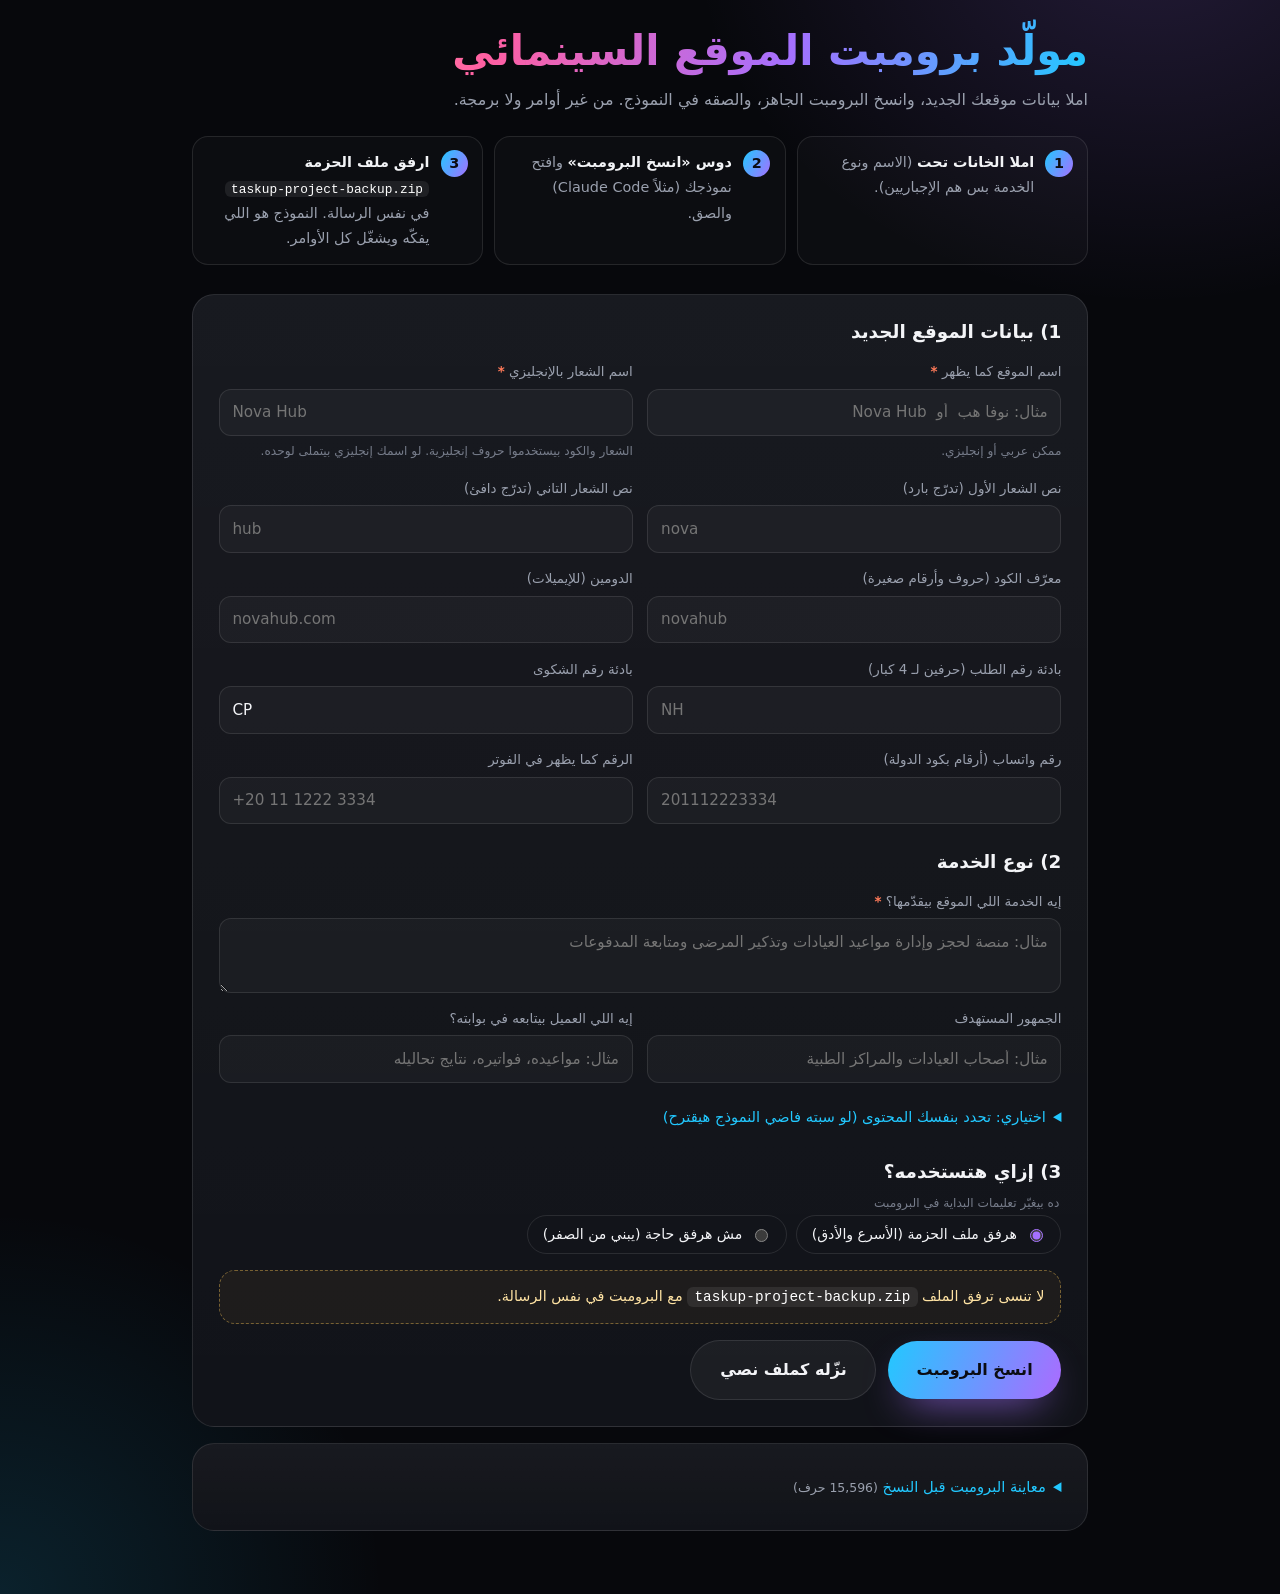
<file: START-HERE.html>
<!doctype html>
<html lang="ar" dir="rtl">
<head>
<meta charset="utf-8">
<meta name="viewport" content="width=device-width, initial-scale=1">
<title>ابدأ من هنا: مولّد برومبت الموقع</title>
<style>
:root{color-scheme:dark;--bg:#07080c;--panel:#0e1016;--line:#ffffff1a;--ink:#f3f4f7;--muted:#9aa0ae;--c1:#22c8ff;--c2:#a470ff;--c3:#ff5fa2;--ok:#2fe3a1;--warn:#ffc857;--bad:#ff7a59}
*{box-sizing:border-box}
html{scroll-behavior:smooth}
body{margin:0;background:radial-gradient(60% 40% at 90% -5%,#a470ff2e,transparent 60%),radial-gradient(50% 40% at 0% 100%,#22c8ff22,transparent 60%),var(--bg);color:var(--ink);font:16px/1.75 "Segoe UI",Tahoma,"Noto Naskh Arabic",system-ui,sans-serif;padding:max(16px,env(safe-area-inset-top)) max(16px,env(safe-area-inset-right)) 64px max(16px,env(safe-area-inset-left))}
main{max-width:56rem;margin:0 auto}
h1,h2{margin:0;font-weight:600;line-height:1.3}
h1{font-size:clamp(1.7rem,4.6vw,2.6rem);background:linear-gradient(100deg,#ffbea2,#ff5fa2,#a470ff,#22c8ff);-webkit-background-clip:text;background-clip:text;color:transparent;padding-block:.5rem .2rem}
h2{font-size:1.15rem}
p{margin:.3rem 0}
.sub{color:var(--muted)}
.steps{display:grid;grid-template-columns:repeat(3,minmax(0,1fr));gap:.7rem;list-style:none;padding:0;margin:1.4rem 0 1.8rem;counter-reset:s}
@media(max-width:700px){.steps{grid-template-columns:minmax(0,1fr)}}
.steps li{counter-increment:s;display:flex;gap:.7rem;align-items:flex-start;border:1px solid var(--line);border-radius:16px;background:#ffffff06;padding:.8rem .9rem;font-size:.9rem;color:var(--muted)}
.steps li::before{content:counter(s);flex:none;width:1.7rem;height:1.7rem;border-radius:50%;display:flex;align-items:center;justify-content:center;font-weight:700;color:#0b0c12;background:linear-gradient(120deg,var(--c1),var(--c2))}
.steps b{color:var(--ink);font-weight:600}
.steps code{white-space:nowrap;direction:ltr;unicode-bidi:isolate;background:#ffffff14;padding:.05rem .4rem;border-radius:6px;color:#fff;font-size:.8rem}
.card{border:1px solid var(--line);border-radius:22px;background:linear-gradient(180deg,#ffffff0b,#ffffff03),var(--panel);padding:clamp(1rem,3vw,1.6rem);margin-top:1rem}
.grid{display:grid;grid-template-columns:repeat(2,minmax(0,1fr));gap:.9rem;margin-top:1rem}
@media(max-width:700px){.grid{grid-template-columns:minmax(0,1fr)}}
.f{display:flex;flex-direction:column;gap:.3rem;min-width:0}
.f.w{grid-column:1/-1}
label,legend{font-size:.84rem;color:var(--muted)}
label b{color:var(--bad)}
.hint{font-size:.76rem;color:#767c8a;margin:0}
input,textarea,select{width:100%;font:inherit;font-size:.95rem;color:var(--ink);background:#ffffff08;border:1px solid var(--line);border-radius:12px;padding:.6rem .8rem;outline:none;transition:border-color .2s,box-shadow .2s}
textarea{resize:vertical;min-height:4.2rem}
input:focus-visible,textarea:focus-visible,select:focus-visible{border-color:var(--c2);box-shadow:0 0 0 3px #a470ff33}
.ltr{direction:ltr;text-align:left}
.f.bad input,.f.bad textarea{border-color:var(--bad);box-shadow:0 0 0 3px #ff7a5933;animation:sh .5s}
@keyframes sh{20%,60%{transform:translateX(-6px)}40%,80%{transform:translateX(6px)}}
fieldset{border:0;padding:0;margin:0;min-width:0}
.radios{display:flex;flex-wrap:wrap;gap:.6rem}
.radios label{display:flex;gap:.5rem;align-items:center;border:1px solid var(--line);border-radius:999px;padding:.4rem .9rem;color:var(--ink);cursor:pointer;font-size:.88rem}
.radios input{width:auto;accent-color:var(--c2)}
details{margin-top:1rem}
summary{cursor:pointer;color:var(--c1);font-size:.92rem;padding:.3rem 0}
.btn{font:inherit;font-weight:600;border:0;border-radius:999px;padding:.95rem 1.8rem;cursor:pointer;color:#0b0c12;background:linear-gradient(110deg,var(--c1),var(--c2),var(--c3));background-size:200% 100%;box-shadow:0 16px 40px -18px var(--c2);transition:transform .2s}
.btn:hover{transform:translateY(-2px);animation:pan 1.6s linear infinite}
@keyframes pan{to{background-position:200% 0}}
.btn.ghost{background:#ffffff0c;color:var(--ink);border:1px solid var(--line);box-shadow:none}
.bar{display:flex;flex-wrap:wrap;gap:.7rem;align-items:center;margin-top:1rem}
.msg{font-size:.88rem;min-height:1.4em}
.msg.ok{color:var(--ok)}.msg.bad{color:var(--bad)}
.attach{display:flex;gap:.7rem;align-items:flex-start;border:1px dashed #ffc85766;background:#ffc8570d;color:#ffe3a3;border-radius:16px;padding:.8rem 1rem;margin-top:1rem;font-size:.9rem}
.attach code{direction:ltr;unicode-bidi:isolate;background:#ffffff14;padding:.1rem .45rem;border-radius:6px;color:#fff}
#out{min-height:22rem;font-size:.82rem;line-height:1.7;direction:rtl;white-space:pre-wrap}
.count{font-size:.78rem;color:var(--muted)}
</style>
</head>
<body>
<main>
  <h1>مولّد برومبت الموقع السينمائي</h1>
  <p class="sub">املا بيانات موقعك الجديد، وانسخ البرومبت الجاهز، والصقه في النموذج. من غير أوامر ولا برمجة.</p>

  <ol class="steps">
    <li><span><b>املا الخانات تحت</b> (الاسم ونوع الخدمة بس هم الإجباريين).</span></li>
    <li><span><b>دوس «انسخ البرومبت»</b> وافتح نموذجك (مثلاً Claude Code) والصق.</span></li>
    <li><span><b>ارفق ملف الحزمة</b> <code>taskup-project-backup.zip</code> في نفس الرسالة. النموذج هو اللي يفكّه ويشغّل كل الأوامر.</span></li>
  </ol>

  <form class="card" id="form" autocomplete="off" novalidate>
    <h2>1) بيانات الموقع الجديد</h2>
    <div class="grid">
      <div class="f" data-req><label for="brand">اسم الموقع كما يظهر <b>*</b></label><input id="brand" placeholder="مثال: نوفا هب  أو  Nova Hub"><p class="hint">ممكن عربي أو إنجليزي.</p></div>
      <div class="f" data-req><label for="logo">اسم الشعار بالإنجليزي <b>*</b></label><input id="logo" class="ltr" placeholder="Nova Hub"><p class="hint">الشعار والكود بيستخدموا حروف إنجليزية. لو اسمك إنجليزي بيتملى لوحده.</p></div>
      <div class="f"><label for="wa">نص الشعار الأول (تدرّج بارد)</label><input id="wa" class="ltr" placeholder="nova"></div>
      <div class="f"><label for="wb">نص الشعار التاني (تدرّج دافئ)</label><input id="wb" class="ltr" placeholder="hub"></div>
      <div class="f"><label for="slug">معرّف الكود (حروف وأرقام صغيرة)</label><input id="slug" class="ltr" placeholder="novahub"></div>
      <div class="f"><label for="domain">الدومين (للإيميلات)</label><input id="domain" class="ltr" placeholder="novahub.com"></div>
      <div class="f"><label for="pre">بادئة رقم الطلب (حرفين لـ 4 كبار)</label><input id="pre" class="ltr" placeholder="NH" maxlength="4"></div>
      <div class="f"><label for="cpre">بادئة رقم الشكوى</label><input id="cpre" class="ltr" placeholder="CM" maxlength="4"></div>
      <div class="f"><label for="wapp">رقم واتساب (أرقام بكود الدولة)</label><input id="wapp" class="ltr" inputmode="numeric" placeholder="201112223334"></div>
      <div class="f"><label for="phone">الرقم كما يظهر في الفوتر</label><input id="phone" class="ltr" placeholder="+20 11 1222 3334"></div>
    </div>

    <h2 style="margin-top:1.6rem">2) نوع الخدمة</h2>
    <div class="grid">
      <div class="f w" data-req><label for="service">إيه الخدمة اللي الموقع بيقدّمها؟ <b>*</b></label><textarea id="service" placeholder="مثال: منصة لحجز وإدارة مواعيد العيادات وتذكير المرضى ومتابعة المدفوعات"></textarea></div>
      <div class="f"><label for="aud">الجمهور المستهدف</label><input id="aud" placeholder="مثال: أصحاب العيادات والمراكز الطبية"></div>
      <div class="f"><label for="portal">إيه اللي العميل بيتابعه في بوابته؟</label><input id="portal" placeholder="مثال: مواعيده، فواتيره، نتايج تحاليله"></div>
    </div>

    <details>
      <summary>اختياري: تحدد بنفسك المحتوى (لو سبته فاضي النموذج هيقترح)</summary>
      <div class="grid">
        <div class="f"><label for="feat">8 مميزات (سطر لكل ميزة)</label><textarea id="feat" placeholder="حجز المواعيد&#10;تذكير بالواتساب&#10;..."></textarea></div>
        <div class="f"><label for="sect">8 قطاعات أو فئات عملاء (سطر لكل واحد)</label><textarea id="sect" placeholder="عيادات أسنان&#10;مراكز أشعة&#10;..."></textarea></div>
        <div class="f"><label for="tools">8 أدوات/قدرات مدمجة (سطر لكل واحدة)</label><textarea id="tools" placeholder="تقويم ذكي&#10;فواتير&#10;..."></textarea></div>
        <div class="f"><label for="plans">أسماء الباقات الثلاث ومزاياها</label><textarea id="plans" placeholder="برونزية: ...&#10;فضية: ...&#10;ذهبية VIP: ..."></textarea></div>
        <div class="f w"><label for="extra">أي طلبات إضافية أو ألوان أو أفكار</label><textarea id="extra" placeholder="مثال: عايز اللون الأخضر مسيطر، وبدون قسم الشكاوى"></textarea></div>
      </div>
    </details>

    <h2 style="margin-top:1.6rem">3) إزاي هتستخدمه؟</h2>
    <fieldset class="f" style="margin-top:.6rem"><legend class="hint">ده بيغيّر تعليمات البداية في البرومبت</legend>
      <div class="radios">
        <label><input type="radio" name="mode" value="zip" checked> هرفق ملف الحزمة (الأسرع والأدق)</label>
        <label><input type="radio" name="mode" value="scratch"> مش هرفق حاجة (يبني من الصفر)</label>
      </div>
    </fieldset>

    <div class="attach" id="attach"><span>لا تنسى ترفق الملف <code>taskup-project-backup.zip</code> مع البرومبت في نفس الرسالة.</span></div>

    <div class="bar">
      <button type="button" class="btn" id="copy">انسخ البرومبت</button>
      <button type="button" class="btn ghost" id="save">نزّله كملف نصي</button>
      <span class="msg" id="msg" role="status"></span>
    </div>
  </form>

  <details class="card" id="prev">
    <summary>معاينة البرومبت قبل النسخ <span class="count" id="count"></span></summary>
    <textarea id="out" readonly aria-label="البرومبت الجاهز"></textarea>
  </details>
</main>

<script>
(function(){
"use strict";
var TPL = "أنت مطوّر واجهات أول. ابنِ موقع هبوط تفاعلي سينمائي لخدمة **{SERVICE_TYPE}** باسم **{BRAND_NAME}**، موجّه لـ **{AUDIENCE}**، بنفس البنية والنظام البصري والسلوكيات الموصوفة تحت بدقة. لو وُجد مجلد مرجعي `site/` فهو **مصدر الحقيقة**: اقرأه أولاً وابدأ منه بدل ما تخترع بديل. المطلوب إعادة تسمية وتغيير المحتوى مش إعادة تصميم.\n\n### 2.1 القواعد العامة\n\n- موقع ثابت بالكامل: HTML + CSS + JavaScript عادي (من غير React/Next أو بناء). مكتبة واحدة فقط: Three.js **r180** كوحدات ES (محلياً في `robot/vendor/` أو من `https://cdn.jsdelivr.net/npm/three@0.180.0/build/three.module.js`).\n- عربي RTL هو الأساسي، وإنجليزي LTR كامل بزرار تبديل. كل نص ظاهر يتغيّر بين اللغتين، والاختيار يتحفظ في `localStorage`.\n- عربي الصفحة الرئيسية بسيط وودود. **عربي بوابة العميل والطلب والشكاوى بالعامية المصرية** («وصلنا لفين؟»، «ريّح بالك»)، والإنجليزي إنجليزي طبيعي مش ترجمة حرفية.\n- ممنوع تخترع أرقام وادعاءات حقيقية. كل رقم/إحصائية/ميزة باقة/وقت رد اللي مش من العميل يتعلّم في ملف `PLACEHOLDERS.md` كمؤقت. بيانات البوابة تجريبية ومكتوب فيها صراحة «حساب تجريبي».\n- مفيش خادم. اللي محتاج حفظ بيتحفظ في `localStorage` داخل `try/catch`، واللي محتاج إرسال بيتحوّل لرسالة واتساب جاهزة (الزائر هو اللي يضغط إرسال). ما تدّعيش إن شيء اتبعت أو إن حالة اتحدّثت من فريق.\n- الأداء مهم: ما فيش رسم ثقيل لو التبويب مخفي أو العنصر خارج الشاشة أو نافذة مفتوحة، واحترم `prefers-reduced-motion`.\n\n### 2.2 النظام البصري (ثابت، متغيّرش)\n\nداكن سينمائي، اتاخد من موقع GetLayers.ai. على `:root`:\n\n```css\n--background:#060606; --surface-1:#0d0d0d; --surface-2:#141414;\n--text-primary:#f5f5f5; --text-secondary:#a6a6a6; --text-muted:#868686;\n--border-soft:#ffffff14; --border-hover:#ffffff29;\n--accent-grad:linear-gradient(90deg,#bcc0ca -1%,#feeae1 42%,#c0cef2 102%);\n--accent-warm:#ffa582; --good:#86e3b5;\n--title-grad:linear-gradient(238deg,#f5f5f5 0%,#f5f5f5 18%,#a6a6a6 100%);\n--tw-card-bg:#ffffff07; --tw-well:#ffffff0d; --tw-rim:inset 0 1px 0 0 #ffffff0f;\n--glass-blur:18px; --r-card:12px; --r-pill:999px; --r-stage:24px; --r-tw:16px;\n--font-ar:\"IBM Plex Sans Arabic\"; --font-latin:\"Onest\" (من Google Fonts، مع fallback)\n```\n\n- ألوان تمييز (للرسومات والشارات): coral `#ff7a59`، amber `#ffc857`، mint `#2fe3a1`، cyan `#22c8ff`، violet `#a470ff`، pink `#ff5fa2`، peach `#ffbea2`، periwinkle `#a2b7f5`.\n- العناوين الكبيرة: خفيفة (وزن 300)، `letter-spacing:-.03em`، بتدرّج نص `title-gradient`. فئة `rainbow` للعنوان الرئيسي ولعناوين الحوارات: تدرّج `#ffbea2,#ff5fa2,#a470ff,#22c8ff,#2fe3a1,#ffc857` بحجم 200% ومتحرك (`pan` 9 ثواني).\n- الشعار (wordmark): `<b>{LOGO_WORD_A}<\/b><span>{LOGO_WORD_B}<\/span>` بحجم `clamp(2rem,3.4vw,2.9rem)`، النص الأول تدرّج `#22c8ff→#a470ff→#ff5fa2`، التاني `#ffc857→#ff7a59→#ff5fa2`، متحرّكين.\n- الكروت: زجاجية خفيفة، حدود `--border-soft`، `--tw-aurora` كخلفية، شبكات 4 أعمدة (2 على التابلت، 1 على الموبايل).\n- الحوارات: خلفية `#0d0d12` بإضاءتين شعاعيتين (violet أعلى اليمين، cyan أسفل اليسار)، زوايا 24px، `backdrop-filter:blur(10px)` على الستارة.\n- الجانب الفيزيائي: الهيدر والهيرو بيستخدموا `direction:ltr` على الحاوية و`rtl` على المحتوى علشان الشعار يفضل **يمين** والروبوت **شمال** في اللغتين.\n\n### 2.3 ترتيب الصفحة (بالظبط)\n\n1. شريط عرض علوي (شارة «عرض الإطلاق» + نص + عدّاد تنازلي لنهاية الشهر).\n2. هيدر ثابت زجاجي: شمال (ثابت في اللغتين): زرار اللغة `EN/عربي`، أيقونة «تتبّع طلبك» (تعرض الرقم المحفوظ بلون باقته)، «دخول» (من 1180px)، زرار **«قدّم طلب فتح حساب»** (نص قصير «قدّم طلب» تحت 1180px)، زرار القائمة (ثلاث سطور وفوقها كلمة «القائمة»، تحت 1180px). وسط (من 1180px): قائمة روابط: القطاعات، المميزات، أرقامنا، كيف نعمل، بوابة العميل، الشكاوى، الأسئلة. يمين: الشعار.\n3. هيرو: ستيج بحدود ولمعان شعاعي. عمودين (`direction:ltr`): **شمال** الروبوت ثلاثي الأبعاد، **يمين** النص: شارة ثقة صغيرة، عنوان متغيّر بين **5 هوكات قوية** (ينزلق للأسفل ويختفي ويظهر كل 4.2 ثانية)، سطرين وصف، زرارين («ابدأ مجاناً الآن» يفتح الطلب، «كيف نعمل؟»). على الموبايل الروبوت فوق والنص تحت.\n4. **القطاعات** (8 بطاقات مصوّرة) ← **بطاقة متحركة تشير لأسفل** (حدود متدرجة بتلف، سهم ثلاثي متتالي، بتنزل للمميزات) ← **المميزات** (8 بطاقات مصوّرة).\n5. «أرقامنا»: شبكة 6 بطاقات (Bento): نسبة نجاح كبيرة بالتدرّج + 3 عدّادات، قائمة ضمانات كشرائح، 3 واجهات (مدير/فريق/عميل)، شجرة لوحة التحكم، تكاملات كشرائح، بطاقة «جرّب بنفسك» (تفتح البوابة التجريبية).\n6. الأدوات: شريط متحرك لا نهائي (marquee) من 8 بطاقات مصوّرة، يقف عند المرور بالماوس.\n7. «كيف نعمل»: 4 خطوات مرقّمة فعلاً (ترقيم له معنى).\n8. قسم مقسوم: على اليمين نص + قائمة مميزات + زرار، على اليسار «نافذة» محاكاة بصفوف حيّة (نسخة المراقبة/الأداء الخاصة بالخدمة).\n9. قسم مقسوم تاني: **بوابة العميل** (نص + شرائح + زرار «جرّب البوابة» + نافذة محاكاة بمؤشرات وصفوف).\n10. **شكاوى العملاء** (انظر 2.9).\n11. «قسم تفصيلي» مخفي افتراضياً `#detail` (انظر 2.5).\n12. بطاقة دعوة للتحرك (CTA) بخلفية متوهّجة.\n13. أسئلة شائعة: 6 أسئلة بـ `<details>`.\n14. فوتر: لوحة كبيرة بزوايا مدوّرة: الشعار + سطر + اشتراك في النشرة (نموذج تجريبي) + 4 أعمدة روابط + سطر سفلي + **كلمة الشعار عملاقة باهتة** بتتلاشى لأسفل.\n15. عناصر ثابتة: شريط تقدّم علوي (يلمع ويغيّر لونه بـ `hue-rotate` مع السكرول)، شريط تقدّم جانبي رأسي (يلمع أثناء السكرول)، زرار واتساب عائم «خدمة العملاء» (نبض أخضر) تحته الزرار ده **زرار صعود سريع** دائري فوقه، (يتعتّم وأنت فوق).\n\n### 2.4 البطاقات المصوّرة (24 بطاقة)\n\n- كل بطاقة: `aspect-ratio:4/3`، خلفية `g-pink|g-violet|g-mint|g-cyan|g-amber|g-coral` (تدرّجين شعاعيين + لون قاعدة داكن)، شارة (chip) صغيرة في الركن العلوي، **رسم SVG** بـ `viewBox=\"0 0 160 120\"` و`preserveAspectRatio=\"xMidYMid slice\"`، المحتوى تحت `y≈18` علشان الشارة ما تغطيهوش.\n- الرسم بيمثّل الخدمة فعلاً (واجهة مصغّرة، مش أيقونة): مثلاً ملف عميل، لوحة كانبان أو جدول زمني، فاتورة، رسم بياني، نموذج، لوحة تقارير، إشعارات، أرشيف… استخدم ألوان التمييز أعلاه.\n- عناصر عائمة: كلاس `fl`/`fl2` بأنيميشن `artfloat` (±3px). **لو العنصر ليه `transform` في الـ SVG لف حواليه `<g>` تاني** (الـ CSS transform بيلغي attribute).\n- hover: `transform:scale(1.06)` على الـ SVG. كل الـ attributes بين علامات اقتباس (`opacity=\"0.5\"`).\n- الضغط على أي بطاقة (غير بطاقات البوابة) يفتح **قسم تفصيلي فاضي** (2.5).\n\n### 2.5 القسم التفصيلي الفاضي\n\n`#detail` بيظهر عند الضغط على بطاقة (`data-sec=\"مفتاح\"`): عنوان البطاقة، «قسم قيد البناء — هنبنيه مع بعض»، وأزرار: «قدّم طلب فتح حساب» (primary)، «تتبّع طلبك»، «رجوع». الرابط `#مفتاح` بيحفظ الحالة. بطاقة «بوابة العميل» وزرار «حساب تجريبي» بيفتحوا البوابة بدل القسم.\n\n### 2.6 الروبوت (الميزة المميّزة)\n\n- استخدم ملفات الـ kit الأصلية (`robot-scene.js`, `ambient-cloud.js`, Three.js r180) من غير تغيير في الشكل: خامات `MeshPhysicalMaterial` (أسود لاكيه `#151719`، فضي `#93979e`، فيزور `#020607`، عيون `#b4e6dc` emissive 2.4)، بيئة PMREM من 5 softboxes، إضاءة `DirectionalLight` مفتاح (3.5) وحافة (3)، `ACESFilmicToneMapping` بتعريض 1.25، كاميرا FOV 37، شفافية كاملة للـ canvas، سحابة جسيمات (orb ← galaxy ← brain في دورة 21 ثانية).\n- تعديلات مسموحة على الـ kit (وبس): كشف مفاصل الذراع في `model.rig`، وضع حركة الذراع الخاملة بـ `rotation.set(x,0,z)` (حتى وقت الإيقاف)، الكاميرا ×1.12 مع `max(…,4.7/aspect)` للشاشات الضيقة.\n- `hero-robot.js`: canvas خاص، سحب للتدوير (`dragX` بلا حد، `dragY` ±0.65)، أسهم الكيبورد (`Home` يرجّع)، **ما يمنعش سكرول الصفحة** (`touch-action:pan-y`)، زرار «إيقاف/تشغيل الحركة»، `IntersectionObserver` + `document.hidden` + `html.modal-open` يوقفوا الرسم، `devicePixelRatio` سقفه 1.3 (1 على الموبايل)، دالة `destroy()`.\n- **الإمساك بالمؤشر** (`robot-reach.js`): لما الماوس يدخل منطقة الروبوت، الذراع الأقرب ترتفع وتتبع المؤشر (كوع بقانون جيب التمام: `UPPER=.96`, `FORE=1.2`, `REACH=2.05`, مستوى الهدف `z=1.15`، والكتف يوجَّه بسدّ الخطأ بين راحة اليد والهدف). لو اليد فضلت قريبة (`<0.075` من ارتفاع الكانفاس) لمدة 0.3 ثانية الأصابع تقفل والمؤشر الحقيقي يختفي وتظهر كرة مضيئة في الكف (`.is-held`)، ويسيبه لو المؤشر ابتعد (`>0.22`) أو خرج.\n- **النوم والصحيان** (`robot-sleep.js`): بعد 12 ثانية بدون أي نشاط (ماوس، مفتاح، سكرول، لمس؛ تتغيّر بـ `data-sleep-after` بالمللي ثانية) الروبوت يرقد على جنبه (`pivot.rotation.z = e·π/2·.97`، `y=-.3e`، إزاحة `-1.15e`، مقياس `1-.18e`)، عيونه تقفل (`eyes.scale.y`) وتخفت، تنفّس بطيء، رأسه يميل، ساقيه تتثنّى، توهّج أرضي، و «Z z z» عائمة. عند أول نشاط يقوم، ينط 2-3 نطّات (`sin(8.2t)·e^(-1.5t)·.9`) ويلوّح بإيديه. أثناء النوم الرسم ≈14 إطار/ث.\n\n### 2.7 الطلب والباقات والتتبّع\n\n- زرار «قدّم طلب فتح حساب» (هيدر، قائمة، قسم تفصيلي، بوابة، CTA) يفتح حوار (`#rqModal`) بنموذج: الاسم*، النشاط، الموبايل*، الإيميل* (صيغة صحيحة)، نوع النشاط* (قائمة + «حاجة تانية» **تفتح خانة** لكتابة النوع وتبقى إجبارية)، عدد العملاء، **اختيار باقة** (3 كروت: برونزية/فضية/ذهبية VIP بألوانها)، ملاحظات.\n- **التحقق:** الخانة الناقصة تهتز (`rq-shake` 0.55s) وتحمرّ (حد `#ff5a3c` + توهج + أيقونة «!» + رسالة تحتها) ويظهر تنبيه عام فوق الزرار، والمؤشر ينتقل لأول خانة ناقصة، واهتزاز موبايل لو متاح. العلامة الحمراء `*` على الإجباري.\n- **بعد الإرسال:** رسالة «شكراً يا {الاسم}! أهلاً بيك في عيلة {BRAND_NAME}»، **رقم طلب** على شكل `{REQUEST_PREFIX}-{B|S|G}-NNNNN` (5 أرقام عشوائية) في «تذكرة» بلون الباقة ومعاه اسم الباقة بجنبه، **ذهبي بلمعان ونجوم وسطر «أولوية VIP» لو ذهبية**، فضي، برونزي. تحتها 5 خطوات مرقّمة «إيه اللي تعمله بالرقم ده؟». أزرار: واتساب (رسالة جاهزة فيها الرقم والباقة وكل البيانات)، نسخ الرقم، تتبّع، رجوع. مع احتفال confetti بألوان الباقة.\n- ألوان الباقات: برونزية `#f0b07a→#b9693a`، فضية `#eef3fb→#9fb1cc`، ذهبية `#ffe08a→#ff9f1c`، بدون باقة (شكاوى فقط) `#a9ecff→#22a8e0`.\n- الحفظ: `localStorage[\"{SLUG}-requests\"]` (آخر 5: `kind,no,plan,name,ts,sent,lang,cat?,link?`). أيقونة التتبّع في الهيدر تعرض آخر رقم بلون باقته.\n- **التتبّع** (`#trModal`) متاح من الهيدر والقائمة وكل قسم وشاشة دخول البوابة: يدخّل الرقم (حساس لـ `REQUEST_PREFIX`/`COMPLAINT_PREFIX`، ويقبل أرقام بس) ← تذكرة + خط زمني من 5 خطوات (اتسجّل ✓، اتبعت لفريقنا ✓ لو ضغط واتساب، فريقنا بيراجع، بنفتحلك حسابك، بوابتك جاهزة). لو الرقم مش في المتصفح: رسالة + زرار واتساب جاهز. **ما تحاكيش تقدّم لم يحصل.**\n\n### 2.8 بوابة العميل (تجريبية)\n\nشاشة كاملة (`#portalApp`) بخلفية أورورا (3 blobs ضبابية + شبكة)، تتبني عند أول فتح فقط:\n\n- **دخول:** كارت بحدود متدرجة بتلف، كود المشروع + رمز؛ الكود التجريبي `{REQUEST_PREFIX}-2481` (أي رمز)، زرار «جرّب بحساب تجريبي» يكتب لوحده بتأثير طباعة. كود غلط → رسالة. رقم طلب/شكوى مكتوب مكان الكود → يفتح التتبّع. 4 كروت عائمة تزيينية.\n- **ترحيب:** حلقة بتترسم + اسم العميل + confetti (1.9 ثانية).\n- **اللوحة:** تحية حسب الوقت وسطر ملخّص ودود؛ شريط «حساب تجريبي»؛ **حلقة تقدّم** كبيرة (72%) بتدرّج وتعدّاد متصاعد ونقطة مدارية؛ حقائق (المرحلة الحالية، التسليم المتوقع، المتبقي، الفريق)؛ **خريطة الرحلة** (طريق SVG متعرّج بـ5 محطات + صاروخ متحرك لحد النسبة، **معكوسة أفقياً في العربي**) + كروت المراحل بتفتح مهامها؛ **«محتاجين منك»** (موافقتين، «موافق» يرفع التقدّم +2% مع confetti، «عايز أعدّل» يسجّل ملاحظة)؛ **الدفعات** (شريط + 4 دفعات + زرار دفع تجريبي)؛ **الإعلانات/الأداء** (3 مؤشرات متصاعدة + رسم بياني بيترسم)؛ **آخر الأخبار** (5)؛ **شات مع الفريق** (ردود سريعة، رد آلي صريح إنه تجريبي).\n- حركات: كروت بميلان 3D عند المرور، ظهور متتابع عند السكرول، عدّادات، confetti. كلها تتوقف لما البوابة تتقفل.\n\n### 2.9 الشكاوى\n\nقسم `#complaints` (6 بطاقات أنواع، كارت جانبي بوقت الرد حسب الباقة، 3 خطوات، زرارين). الضغط على نوع يفتح حوار شكوى (`#cpModal`) بنفس سلوك التحقق: الاسم*، الموبايل*، الإيميل (اختياري لكن لو مكتوب يتحقق)، النوع* (+ «حاجة تانية» بخانة)، الباقة (تتربط تلقائياً بآخر طلب محفوظ مع زرار «مش طلبي»، أو قائمة اختيار)، الاستعجال (3 شرائح بألوان)، التفاصيل* (10 حروف+). النتيجة: `{COMPLAINT_PREFIX}-{B|S|G|N}-NNNNN` بلون الباقة + «شكوى VIP: بتتراجع قبل أي شكوى تانية» للذهبية + رسالة اعتذار وشكر + 5 خطوات + واتساب + تتبّع (خط زمني خاص بالشكاوى).\n\n### 2.10 أنماط الكود (التزم بيها)\n\n- **i18n:** `data-i18n=\"key\"` على العنصر (النص العربي الافتراضي داخل الـ HTML، والإنجليزي في قاموس `EN`)، `data-i18n-aria`, `data-i18n-ph`. `setLang(l)` يغيّر `dir/lang` على `html` و`#pageRoot`، ويرسل الحدث `{SLUG}:lang`. نصوص `portal.js` في قواميس `PT` (البوابة) و`RT` (الطلب/التتبّع/الشكاوى) بـ `ar` و`en`. دوال عامة: `window.{SLUG}Lang()` و`window.{SLUG}I18n(key)`.\n- **حوارات:** `data-open-request`, `data-open-track`, `data-open-complaint`, `data-open-portal[=\"demo\"]` على أي عنصر (event delegation). Esc يقفل الأعلى. `html.modal-open` يقفل السكرول ويوقف رسم الروبوت. حبس Tab داخل الحوار. إرجاع التركيز عند الإغلاق.\n- **CSS:** متغيّرات في `:root`، **خصائص منطقية** (`margin-inline`, `inset-inline`, `text-align:start`) إلا في الأماكن المقصود فيها اتجاه فيزيائي ثابت (الشعار يمين، الروبوت شمال). `[hidden]{display:none!important}` عام.\n- **حركة:** `transform`/`opacity` فقط. `@media (prefers-reduced-motion:reduce)` يوقف كل الحركات المستمرة.\n\n---\n\n## 3) محتوى الخدمة الجديدة (اكتبه بنفسك من المتغيّرات)\n\nاللي لازم يتكتب من جديد (الجرد الكامل بالمفاتيح في `content/CONTENT-INVENTORY.md`):\n\n- 5 هوكات للعنوان الرئيسي (عربي + إنجليزي) بتبدأ بالألم وتخلّص بالوعد.\n- 8 مميزات + 8 قطاعات + 8 أدوات: اسم، تصنيف، شارة، **ورسم SVG جديد لكل واحدة** يمثّل الخدمة.\n- كروت «أرقامنا» الستة، وخطوات «كيف نعمل» الأربع، ونافذة المحاكاة في القسمين المقسومين، و6 أسئلة شائعة، وفوتر.\n- بيانات البوابة التجريبية: اسم العميل، المشروع، **5 مراحل** وتفاصيل كل واحدة (3-4 مهام)، 4 دفعات، مؤشرات الأداء، 5 أخبار، موافقتين (بصورة مصغّرة SVG لكل واحدة).\n- نصوص الباقات (3 أسماء + شعار + ميزة + وقت رد) وأنواع الشكاوى.\n- تعليمات «إيه اللي تعمله بالرقم ده؟» تتعدّل لو الخدمة مش بتفتح حساب بنفس الشكل.\n\nبعد الكتابة راجع أي جملة لسه فيها كلام الخدمة القديمة (`grep -n` على كلمات زي «إعلانات»، «Meta»، «مشاريع»، «فاتورة»).";
var $ = function(id){ return document.getElementById(id); };
var ids = ["brand","logo","wa","wb","slug","domain","pre","cpre","wapp","phone","service","aud","portal","feat","sect","tools","plans","extra"];
var dirty = {};
function clean(s){ return String(s||"").replace(/["'\\<>&`$]/g,"").trim(); }
function latin(s){ return /^[\x20-\x7e]+$/.test(s) && /[A-Za-z]/.test(s); }
function derive(){
  var b = clean($("brand").value);
  if (!dirty.logo && !$("logo").value && latin(b)) $("logo").value = b;
  var lg = clean($("logo").value), words = lg.split(/\s+/).filter(Boolean), a="", c="";
  if (!dirty.wa && !dirty.wb) {
    if (words.length > 1) { a = words[0]; c = words.slice(1).join(""); }
    else if (lg.length > 1) { var h = Math.ceil(lg.length/2); a = lg.slice(0,h); c = lg.slice(h); }
    if (lg) { $("wa").value = a.toLowerCase(); $("wb").value = c.toLowerCase(); }
  }
  var slug = lg.toLowerCase().replace(/[^a-z0-9]/g,"");
  if (!dirty.slug && slug) $("slug").value = slug;
  if (!dirty.domain && slug) $("domain").value = slug + ".com";
  var pre = words.length > 1 ? (words[0][0] + words[1][0]).replace(/[^A-Za-z]/g,"").toUpperCase() : lg.replace(/[^A-Za-z]/g,"").slice(0,2).toUpperCase();
  if (!dirty.pre && pre.length === 2) $("pre").value = pre;
  if (!dirty.cpre) $("cpre").value = ($("pre").value === "CP") ? "CM" : "CP";
}
function v(id, fb){ var x = clean($(id).value); return x || fb; }
function lines(id){ return $(id).value.split(/\n/).map(function(s){ return s.trim(); }).filter(Boolean); }
function build(){
  var name = v("brand","(الاسم لم يتحدد)"), a = v("wa","task"), c = v("wb","up"), slug = (v("slug","mysite")).toLowerCase().replace(/[^a-z0-9]/g,"") || "mysite";
  var domain = v("domain", slug + ".com"), pre = (v("pre","TU")).toUpperCase().replace(/[^A-Z]/g,"").slice(0,4) || "TU", cpre = (v("cpre","CP")).toUpperCase().replace(/[^A-Z]/g,"").slice(0,4) || "CP";
  if (cpre === pre) cpre = pre === "CP" ? "CM" : "CP";
  var wapp = v("wapp","201000000000").replace(/\D/g,"") || "201000000000", phone = v("phone","+20 10 0000 0000");
  var service = v("service","(لم تتحدد: اسألني أو اقترح)"), aud = v("aud","(اقترح الجمهور المناسب للخدمة)"), portal = v("portal","(اقترح ما يتابعه العميل)");
  var zip = document.querySelector('input[name="mode"]:checked').value === "zip";
  var map = {BRAND_NAME:name,LOGO_WORD_A:a,LOGO_WORD_B:c,SLUG:slug,DOMAIN:domain,REQUEST_PREFIX:pre,COMPLAINT_PREFIX:cpre,WHATSAPP:wapp,PHONE_DISPLAY:phone,SERVICE_TYPE:service,AUDIENCE:aud,CLIENT_PORTAL:portal};
  var spec = TPL; Object.keys(map).forEach(function(k){ spec = spec.split("{"+k+"}").join(map[k]); });

  var cmd = 'python3 taskup-project-backup/rebrand.py --src taskup-project-backup/site --out my-site --name "'+name+'" --word-a "'+a+'" --word-b "'+c+'" --slug '+slug+' --domain '+domain+' --prefix '+pre+' --cprefix '+cpre+' --whatsapp '+wapp+' --phone "'+phone+'"';
  var out = [];
  out.push("# المهمة\n\nابنِ موقع **"+name+"** الجديد. الخدمة: "+service+". الجمهور: "+aud+". اللي العميل بيتابعه في بوابته: "+portal+".\n\nنفّذ كل حاجة بنفسك من غير ما تطلب مني أشغّل أي أمر. أنا مش مبرمج، فاشتغل وسلّمني النتيجة جاهزة.");
  out.push("## بياناتي\n\n- اسم الموقع: "+name+"\n- نصفا الشعار: "+a+" / "+c+"\n- معرّف الكود: "+slug+"\n- الدومين: "+domain+"\n- بادئة رقم الطلب: "+pre+"\n- بادئة رقم الشكوى: "+cpre+"\n- واتساب: "+wapp+"\n- الرقم في الفوتر: "+phone);
  if (zip) {
    out.push("## الخطوة 1: ابدأ من الحزمة المرفقة\n\nمرفق ملف **taskup-project-backup.zip** وفيه موقع مرجعي كامل (مجلد `site/`) وسكربت تغيير الاسم وكل التفاصيل.\n\n1. فكّ الضغط، واقرأ `README.md` و`PROMPT.md` و`PLACEHOLDERS.md`.\n2. شغّل الأمر ده لتغيير الاسم والبادئات والدومين والواتساب في كل الملفات:\n\n```\n"+cmd+"\n```\n\n3. لو مقدرتش تشغّل أوامر، طبّق نفس الاستبدالات بالبحث والاستبدال في كل ملفات `site/` ما عدا `robot/vendor/`:\n   - `taskup.app` ← `"+domain+"`\n   - `<b>task</b><span>up</span>` ← `<b>"+a+"</b><span>"+c+"</span>`\n   - `TaskUp` ← `"+name+"` ، و`taskup` ← `"+slug+"`\n   - `TU-` ← `"+pre+"-` ، و`CP-` ← `"+cpre+"-` (في النصوص والتعابير النمطية، وليس المتغير `CP` في الكود)\n   - `201000000000` ← `"+wapp+"` ، و`+20 10 0000 0000` ← `"+phone+"`\n4. بعد كده **اكتب محتوى الخدمة الجديدة بالكامل** (البطاقات الـ24 ورسوماتها، الهوكات، الأرقام، الأسئلة، بيانات البوابة التجريبية، الباقات، أنواع الشكاوى)، واستبدل أي كلام عن الخدمة القديمة. استخدم `content/CONTENT-INVENTORY.md` كقائمة بكل نص لازم يتغيّر.\n5. افتح الموقع في متصفح وجرّبه (القسم 4 في `PROMPT.md`)، وصلّح أي مشكلة.");
  } else {
    out.push("## الخطوة 1: ابنِ من الصفر\n\nمفيش ملفات مرفقة. ابنِ الموقع بالكامل من المواصفات تحت، ومعاه الروبوت ثلاثي الأبعاد (Three.js r180) بنفس السلوك الموصوف. لو معاك أدوات تنزيل، نزّل `three.module.js` و`three.core.js` للإصدار 0.180.0 داخل `site/robot/vendor/`.");
  }
  var user = [];
  if (lines("feat").length) user.push("### المميزات اللي اخترتها\n"+lines("feat").map(function(x,i){return (i+1)+". "+x;}).join("\n"));
  if (lines("sect").length) user.push("### القطاعات/الفئات اللي اخترتها\n"+lines("sect").map(function(x,i){return (i+1)+". "+x;}).join("\n"));
  if (lines("tools").length) user.push("### الأدوات/القدرات اللي اخترتها\n"+lines("tools").map(function(x,i){return (i+1)+". "+x;}).join("\n"));
  if (clean($("plans").value)) user.push("### الباقات\n"+$("plans").value.trim());
  if (clean($("extra").value)) user.push("### طلبات إضافية مني\n"+$("extra").value.trim());
  if (user.length) out.push("## المحتوى اللي حدّدته أنا (استخدمه كما هو)\n\nأي حاجة مش مذكورة هنا اقترحها أنت واكتبها في `PLACEHOLDERS.md` كمؤقتة.\n\n"+user.join("\n\n"));
  else out.push("## المحتوى\n\nأنا ما حدّدتش مميزات أو قطاعات أو أدوات: اقترحها أنت بما يناسب الخدمة، وسجّلها في `PLACEHOLDERS.md` كمؤقتة علشان أراجعها.");
  out.push("# المواصفات الكاملة\n\n"+spec);
  out.push("# التسليم\n\n- اشتغل فوراً. اسأل بس لو في معلومة أساسية ناقصة فعلاً.\n- جرّب الموقع بنفسك في متصفح (ديسكتوب وموبايل، عربي وإنجليزي) وصلّح اللي يتكسر قبل ما تقول خلصت.\n- في الآخر سلّمني: (1) مكان الموقع وإزاي أفتحه، (2) ملف مضغوط جاهز للتحميل، (3) ملخّص قصير بما اتختبر وما لم يُختبر، (4) قايمة `PLACEHOLDERS.md` بالحاجات المؤقتة.\n- ما تدّعيش إن شيء حقيقي لو هو تجريبي، وما تخترعش أرقام أو تقييمات كأنها حقيقية.");
  return out.join("\n\n");
}
function refresh(){
  derive();
  var t = build(); $("out").value = t;
  $("count").textContent = "(" + t.length.toLocaleString("en-US") + " حرف)";
  $("attach").hidden = document.querySelector('input[name="mode"]:checked').value !== "zip";
  try { var s = {}; ids.forEach(function(i){ s[i] = $(i).value; }); s.dirty = dirty; s.mode = document.querySelector('input[name="mode"]:checked').value; localStorage.setItem("startHere", JSON.stringify(s)); } catch(e){}
}
function say(t, cls){ var m = $("msg"); m.textContent = t; m.className = "msg " + (cls||""); }
function check(){
  var ok = true;
  document.querySelectorAll("[data-req]").forEach(function(f){
    var x = f.querySelector("input,textarea"), bad = !x.value.trim();
    f.classList.remove("bad"); if (bad) { void f.offsetWidth; f.classList.add("bad"); ok = false; }
  });
  if (!ok) { say("كمّل الخانات اللي عليها علامة *" + ($("brand").value.trim() && !latin($("brand").value.trim()) ? " (واكتب اسم الشعار بالإنجليزي)" : "") + ".", "bad"); var f = document.querySelector(".f.bad input,.f.bad textarea"); if (f) f.focus(); }
  return ok;
}
function copyText(text){
  if (navigator.clipboard && navigator.clipboard.writeText) return navigator.clipboard.writeText(text);
  return new Promise(function(res, rej){ var t = $("out"); t.focus(); t.select(); try { document.execCommand("copy") ? res() : rej(); } catch(e){ rej(e); } });
}
ids.forEach(function(i){
  $(i).addEventListener("input", function(){ if (["logo","wa","wb","slug","domain","pre","cpre"].indexOf(i) > -1) dirty[i] = true; if (i === "wa" || i === "wb") { dirty.wa = dirty.wb = true; } refresh(); });
});
document.querySelectorAll('input[name="mode"]').forEach(function(r){ r.addEventListener("change", refresh); });
$("copy").addEventListener("click", function(){
  if (!check()) return; refresh();
  copyText($("out").value).then(function(){ say("اتنسخ ✓ الصقه في النموذج " + ($("attach").hidden ? "" : "وارفق ملف الحزمة معاه."), "ok"); },
    function(){ $("prev").open = true; $("out").focus(); $("out").select(); say("المتصفح منع النسخ التلقائي. النص اتحدد، دوس Ctrl+C.", "bad"); });
});
$("save").addEventListener("click", function(){
  if (!check()) return; refresh();
  var a = document.createElement("a"), b = new Blob(["\ufeff" + $("out").value], {type:"text/plain;charset=utf-8"});
  a.href = URL.createObjectURL(b); a.download = "prompt-" + (v("slug","site")) + ".txt"; document.body.appendChild(a); a.click(); a.remove();
  setTimeout(function(){ URL.revokeObjectURL(a.href); }, 2000); say("اتحفظ ✓", "ok");
});
try { var s = JSON.parse(localStorage.getItem("startHere") || "null"); if (s) { ids.forEach(function(i){ if (s[i] != null) $(i).value = s[i]; }); dirty = s.dirty || {}; if (s.mode) document.querySelector('input[name="mode"][value="'+s.mode+'"]').checked = true; } } catch(e){}
refresh();
})();
</script>
</body>
</html>
</file>
<file: docs/portal.css>
/* TaskUp: account-request dialog + client portal. Everything here is scoped to .rq-* / .pa-* so the landing page is untouched. */
html.modal-open{overflow:hidden}

/* ================= request dialog ================= */
.rq{position:fixed;inset:0;z-index:100;display:flex;align-items:center;justify-content:center;padding:max(16px,env(safe-area-inset-top,0px)) max(16px,env(safe-area-inset-right,0px)) max(16px,env(safe-area-inset-bottom,0px)) max(16px,env(safe-area-inset-left,0px))}
.rq[hidden]{display:none}
.rq-backdrop{position:absolute;inset:0;background:#030308cc;-webkit-backdrop-filter:blur(10px);backdrop-filter:blur(10px);animation:rq-fade .25s ease both}
.rq-dialog{position:relative;width:min(100%,38rem);max-height:100%;overflow:auto;border-radius:24px;background:linear-gradient(180deg,#ffffff0d,transparent 40%),radial-gradient(70% 60% at 100% 0%,#a470ff22,transparent 62%),radial-gradient(60% 70% at 0% 100%,#22c8ff1c,transparent 66%),#0d0d12;border:1px solid #ffffff1f;box-shadow:0 40px 100px -30px #000,0 0 0 1px #ffffff08 inset;padding:clamp(1.25rem,3.5vw,2rem);animation:rq-pop .45s cubic-bezier(.2,.9,.3,1.2) both}
@keyframes rq-fade{from{opacity:0}}
@keyframes rq-pop{from{opacity:0;transform:translateY(24px) scale(.96)}}
.rq-x{position:absolute;top:.8rem;inset-inline-end:.8rem;width:2.3rem;height:2.3rem;border-radius:50%;border:1px solid var(--border-soft);background:#ffffff0a;color:var(--text-secondary);font-size:1.3rem;line-height:1;cursor:pointer}
.rq-x:hover{color:var(--text-primary);border-color:var(--border-hover)}
.rq-body{display:flex;flex-direction:column;gap:.9rem;align-items:flex-start}
.rq-title{font-size:clamp(1.5rem,3.4vw,2.1rem);line-height:1.2}
.rq-sub{margin:0;color:var(--text-secondary);font-size:.95rem}
#rqFormEl,#cpFormEl{display:grid;grid-template-columns:repeat(2,minmax(0,1fr));gap:.8rem;width:100%}
.rq-f{display:flex;flex-direction:column;gap:.35rem;min-width:0}
.rq-f.wide{grid-column:1/-1}
.rq-f label{font-size:.8rem;color:var(--text-secondary)}
.rq-f input,.rq-f select,.rq-f textarea{width:100%;font:inherit;font-size:.92rem;color:var(--text-primary);background:#ffffff08;border:1px solid var(--border-soft);border-radius:12px;padding:.65rem .85rem;outline:none;transition:border-color .2s,box-shadow .2s,background .2s}
.rq-f select option{background:#14141a;color:#f5f5f5}
.rq-f textarea{resize:vertical;min-height:4.2rem}
.rq-f input:focus-visible,.rq-f select:focus-visible,.rq-f textarea:focus-visible{border-color:#a470ff;box-shadow:0 0 0 3px #a470ff30;background:#ffffff0d}
.rq-f.bad input{border-color:#ff7a59;box-shadow:0 0 0 3px #ff7a5930}
.rq-err{font-size:.74rem;color:#ff9a80;min-height:1em}
.rq-actions{grid-column:1/-1;display:flex;gap:.7rem;align-items:center;flex-wrap:wrap;margin-top:.2rem}
.rq-fine{font-size:.74rem;color:var(--text-muted);margin:0}
.rq-done{display:flex;flex-direction:column;gap:.9rem;align-items:flex-start}
.rq-done[hidden]{display:none}
.rq-check{width:4rem;height:4rem}
.rq-check circle{stroke:#2fe3a1;stroke-width:3;fill:#2fe3a122;stroke-dasharray:170;stroke-dashoffset:170;animation:rq-draw .7s .1s ease forwards}
.rq-check path{stroke:#2fe3a1;stroke-width:4;fill:none;stroke-linecap:round;stroke-linejoin:round;stroke-dasharray:50;stroke-dashoffset:50;animation:rq-draw .5s .65s ease forwards}
@keyframes rq-draw{to{stroke-dashoffset:0}}
.rq-msg{width:100%;font-size:.82rem;color:var(--text-secondary);background:#ffffff08;border:1px dashed var(--border-hover);border-radius:12px;padding:.8rem .95rem;white-space:pre-wrap;max-height:9rem;overflow:auto}
@media (max-width:560px){#rqFormEl,#cpFormEl{grid-template-columns:minmax(0,1fr)}}

/* header request button: long label on wide screens, short on small */
.hd-req .rq-short{display:inline}.hd-req .rq-long{display:none}
@media (min-width:1180px){.hd-req .rq-short{display:none}.hd-req .rq-long{display:inline}}

/* ================= portal app ================= */
.pa{position:fixed;inset:0;z-index:90;display:none;background:#05060a;color:var(--text-primary);overflow:hidden}
.pa.open{display:block;animation:pa-in .5s ease both}
@keyframes pa-in{from{opacity:0;transform:scale(1.015)}}
.pa-bg{position:absolute;inset:0;overflow:hidden;pointer-events:none}
.pa-blob{position:absolute;width:62vmax;height:62vmax;border-radius:50%;filter:blur(90px);opacity:.34;animation:pa-blob 20s ease-in-out infinite alternate;will-change:transform}
.pa-blob.b1{background:#a470ff;top:-28vmax;inset-inline-start:-14vmax}
.pa-blob.b2{background:#22c8ff;bottom:-30vmax;inset-inline-end:-16vmax;animation-duration:26s;opacity:.26}
.pa-blob.b3{background:#ff5fa2;top:30%;inset-inline-start:42%;width:36vmax;height:36vmax;animation-duration:32s;opacity:.18}
@keyframes pa-blob{to{transform:translate3d(8vmax,5vmax,0) scale(1.15)}}
.pa-grid{position:absolute;inset:0;background-image:linear-gradient(#ffffff08 1px,transparent 1px),linear-gradient(90deg,#ffffff08 1px,transparent 1px);background-size:56px 56px;-webkit-mask-image:radial-gradient(70% 60% at 50% 40%,#000,transparent 75%);mask-image:radial-gradient(70% 60% at 50% 40%,#000,transparent 75%)}
.pa-top{position:absolute;z-index:3;inset:0 0 auto;display:flex;align-items:center;gap:.5rem;padding:calc(.8rem + env(safe-area-inset-top,0px)) max(16px,env(safe-area-inset-right,0px)) 1.1rem max(16px,env(safe-area-inset-left,0px));background:linear-gradient(#05060afa 65%,#05060a00)}
.pa-top .wordmark{font-size:1.7rem;margin-inline-end:auto;cursor:default}
.pa-chip{display:inline-flex;align-items:center;gap:.45rem;border:1px solid var(--border-soft);background:#ffffff0c;color:var(--text-secondary);border-radius:999px;padding:.45rem .95rem;font:inherit;font-size:.82rem;cursor:pointer;text-decoration:none;transition:color .2s,border-color .2s,background .2s}
.pa-chip:hover{color:var(--text-primary);border-color:var(--border-hover);background:#ffffff14}
.pa-chip.hot{background:linear-gradient(120deg,#a470ff,#22c8ff);color:#0b0c14;border:0;font-weight:500}
.pa-chip.x{width:2.3rem;height:2.3rem;padding:0;justify-content:center;font-size:1.2rem}
.pa-scroll{position:absolute;inset:0;overflow:auto;overscroll-behavior:contain;padding:calc(4.6rem + env(safe-area-inset-top,0px)) max(16px,env(safe-area-inset-right,0px)) calc(3rem + env(safe-area-inset-bottom,0px)) max(16px,env(safe-area-inset-left,0px));z-index:2}
.pa-main{max-width:70rem;margin:0 auto}

/* reveal + shared motion */
.pr{opacity:0;transform:translateY(22px) scale(.985);transition:opacity .7s ease,transform .7s cubic-bezier(.2,.8,.2,1);transition-delay:var(--d,0s)}
.pr.in{opacity:1;transform:none}
.no-anim .pr{opacity:1;transform:none;transition:none}
.pa-card{position:relative;border-radius:22px;border:1px solid #ffffff1a;background:linear-gradient(180deg,#ffffff0b,#ffffff03),#0b0c12cc;-webkit-backdrop-filter:blur(14px);backdrop-filter:blur(14px);box-shadow:0 24px 60px -34px #000,inset 0 1px 0 #ffffff12;padding:clamp(1rem,2.4vw,1.5rem);transform:perspective(900px) rotateX(var(--rx,0deg)) rotateY(var(--ry,0deg));transition:transform .25s ease,border-color .3s}
.pa-card.tilt:hover{border-color:#ffffff33}
.pa-card h3{font-size:1.05rem;font-weight:500;margin:0 0 .15rem}
.pa-card .sub{font-size:.82rem;color:var(--text-muted);margin:0 0 .9rem}
.glow-border{position:relative;overflow:hidden}
.glow-border::before{content:"";position:absolute;width:220%;aspect-ratio:1;top:50%;left:50%;translate:-50% -50%;background:conic-gradient(from 0deg,#22c8ff,#a470ff,#ff5fa2,#ffc857,#2fe3a1,#22c8ff);animation:pa-spin 9s linear infinite;opacity:.65}
.glow-border::after{content:"";position:absolute;inset:1.5px;border-radius:inherit;background:#0a0b11}
.glow-border>*{position:relative;z-index:1}
@keyframes pa-spin{to{transform:rotate(360deg)}}
.pa-grid2{display:grid;grid-template-columns:repeat(12,minmax(0,1fr));gap:1rem;margin-top:1rem}
.c12{grid-column:span 12}.c7{grid-column:span 7}.c5{grid-column:span 5}
@media (max-width:900px){.c7,.c5{grid-column:span 12}}
.pa-pill{display:inline-flex;align-items:center;gap:.4rem;font-size:.74rem;border-radius:999px;padding:.18rem .7rem;border:1px solid transparent;white-space:nowrap}
.pa-pill.ok{color:#2fe3a1;background:#2fe3a118;border-color:#2fe3a130}
.pa-pill.warm{color:#ffc857;background:#ffc85718;border-color:#ffc85730}
.pa-pill.peri{color:#a2b7f5;background:#a2b7f518;border-color:#a2b7f530}
.pa-pill.pink{color:#ff8fc0;background:#ff5fa218;border-color:#ff5fa230}
.dotp{width:.5rem;height:.5rem;border-radius:50%;background:currentColor;box-shadow:0 0 10px currentColor;animation:pa-pulse 1.8s infinite}
@keyframes pa-pulse{50%{opacity:.35}}
.num{font-variant-numeric:tabular-nums}

/* ---- login ---- */
.pl{min-height:calc(100vh - 8rem);display:flex;align-items:center;justify-content:center;position:relative}
.pl-card{width:min(100%,26rem);border-radius:26px;padding:2rem 1.6rem 1.5rem;text-align:center;box-shadow:0 40px 120px -40px #000}
.pl-orb{position:relative;width:4.6rem;height:4.6rem;margin:0 auto 1rem}
.pl-orb i{position:absolute;inset:0;border-radius:50%}
.pl-orb .o1{background:conic-gradient(from 0deg,#22c8ff,#a470ff,#ff5fa2,#22c8ff);animation:pa-spin 5s linear infinite;filter:blur(.5px)}
.pl-orb .o2{inset:6px;background:#0a0b11}
.pl-orb .o3{inset:14px;background:radial-gradient(circle at 35% 30%,#fff,#a470ff 45%,#22c8ff);animation:pa-float 3.2s ease-in-out infinite}
@keyframes pa-float{50%{transform:translateY(-4px) scale(1.06)}}
.pl-title{font-size:1.7rem;margin:0 0 .35rem}
.pl-sub{margin:0 0 1.2rem;color:var(--text-secondary);font-size:.9rem}
.pl-form{display:flex;flex-direction:column;gap:.75rem;text-align:start}
.pl-form label{font-size:.78rem;color:var(--text-secondary)}
.pl-form input{width:100%;font:inherit;font-size:1rem;letter-spacing:.04em;color:var(--text-primary);background:#ffffff0a;border:1px solid var(--border-soft);border-radius:14px;padding:.75rem 1rem;outline:none;direction:ltr;text-align:start;transition:border-color .2s,box-shadow .2s}
.pl-form input:focus-visible{border-color:#22c8ff;box-shadow:0 0 0 3px #22c8ff2b}
.pl-err{min-height:1.2em;font-size:.8rem;color:#ff9a80;margin:0}
.pl-foot{margin:1rem 0 0;font-size:.82rem;color:var(--text-muted)}
.pl-foot a,.pl-foot button{color:#a2b7f5;background:none;border:0;font:inherit;cursor:pointer;text-decoration:underline;text-underline-offset:3px}
.pl-float{position:absolute;display:none;align-items:center;gap:.55rem;border-radius:16px;border:1px solid #ffffff1c;background:#0d0e14cc;-webkit-backdrop-filter:blur(10px);backdrop-filter:blur(10px);padding:.6rem .85rem;font-size:.8rem;box-shadow:0 18px 40px -20px #000;animation:pa-bob 6s ease-in-out infinite}
.pl-float b{font-weight:500}
.pl-float small{display:block;color:var(--text-muted);font-size:.7rem}
.pl-float .ico{width:2rem;height:2rem;border-radius:10px;display:flex;align-items:center;justify-content:center;font-size:.9rem}
.pl-float.f1{top:14%;inset-inline-start:6%;animation-delay:-1s}
.pl-float.f2{bottom:16%;inset-inline-start:12%;animation-delay:-3s}
.pl-float.f3{top:20%;inset-inline-end:7%;animation-delay:-2s}
.pl-float.f4{bottom:14%;inset-inline-end:10%;animation-delay:-4s}
@keyframes pa-bob{50%{transform:translateY(-12px) rotate(1deg)}}
@media (min-width:1000px){.pl-float{display:flex}}

/* ---- splash ---- */
.ps{min-height:calc(100vh - 8rem);display:flex;flex-direction:column;align-items:center;justify-content:center;gap:1.1rem;text-align:center}
.ps svg{width:8rem;height:8rem}
.ps svg .tr{stroke:#ffffff14}
.ps svg .pg{stroke:url(#psg);stroke-linecap:round;stroke-dasharray:314;stroke-dashoffset:314;animation:rq-draw 1.5s ease forwards;transform-origin:center;transform:rotate(-90deg)}
.ps h2{font-size:clamp(1.6rem,4vw,2.4rem)}
.ps p{margin:0;color:var(--text-secondary)}

/* ---- dashboard ---- */
.pd-hello{display:flex;flex-wrap:wrap;gap:.8rem;align-items:flex-end;justify-content:space-between;margin-bottom:.4rem}
.pd-hello h1{font-size:clamp(1.5rem,3.4vw,2.3rem);line-height:1.2}
.pd-sum{margin:.35rem 0 0;color:var(--text-secondary);max-width:44rem;font-size:1rem}
.pd-sum b{color:var(--text-primary);font-weight:500}
.pd-demo{display:flex;flex-wrap:wrap;gap:.6rem;align-items:center;border-radius:14px;border:1px dashed #ffc85755;background:#ffc8570f;color:#ffd98a;padding:.55rem .9rem;font-size:.8rem;margin:.9rem 0 0}
.pd-demo a{color:#fff;text-decoration:underline;text-underline-offset:3px;cursor:pointer}
.pd-hero{display:grid;grid-template-columns:auto minmax(0,1fr);gap:clamp(1rem,3vw,2.2rem);align-items:center;margin-top:1rem}
@media (max-width:700px){.pd-hero{grid-template-columns:minmax(0,1fr);justify-items:center;text-align:center}}
.ring{position:relative;width:min(15rem,62vw);aspect-ratio:1}
.ring svg{width:100%;height:100%;overflow:visible}
.ring .tr{stroke:#ffffff12}
.ring .pg{stroke:url(#rg);stroke-linecap:round;transform:rotate(-90deg);transform-origin:center;filter:drop-shadow(0 0 10px #a470ffaa)}
.ring .tk line{stroke:#ffffff22;stroke-width:1.4;stroke-linecap:round}
.ring .orbit{transform-origin:center;animation:pa-spin 7s linear infinite}
.ring .orbit circle{fill:#fff;filter:drop-shadow(0 0 8px #22c8ff)}
.ring .mid{position:absolute;inset:0;display:flex;flex-direction:column;align-items:center;justify-content:center}
.ring .mid b{font-size:clamp(2.4rem,7vw,3.4rem);font-weight:300;line-height:1;background:linear-gradient(120deg,#22c8ff,#a470ff,#ff5fa2);-webkit-background-clip:text;background-clip:text;color:transparent;font-family:var(--font-latin)}
.ring .mid small{font-size:.8rem;color:var(--text-secondary);margin-top:.3rem}
.pd-info{display:flex;flex-direction:column;gap:.7rem;min-width:0;align-items:inherit}
.pd-info h2{font-size:clamp(1.3rem,3vw,1.9rem)}
.pd-meta{display:flex;flex-wrap:wrap;gap:.6rem;align-items:center}
.pd-facts{display:grid;grid-template-columns:repeat(auto-fit,minmax(8.5rem,1fr));gap:.7rem;width:100%;margin-top:.3rem}
.fact{border-radius:14px;border:1px solid #ffffff14;background:#ffffff08;padding:.65rem .8rem}
.fact small{display:block;color:var(--text-muted);font-size:.72rem}
.fact b{font-weight:500;font-size:.95rem}
.team{display:flex;align-items:center}
.team i{width:2rem;height:2rem;border-radius:50%;border:2px solid #0b0c12;margin-inline-start:-.5rem;display:flex;align-items:center;justify-content:center;font-style:normal;font-size:.78rem;font-weight:600;color:#0b0c14}
.team i:first-child{margin-inline-start:0}

/* journey */
.jr{position:relative}
.jr svg{width:100%;height:auto;display:block;overflow:visible}
.jr .road{fill:none;stroke:#ffffff14;stroke-width:10;stroke-linecap:round}
.jr .dash{fill:none;stroke:#ffffff26;stroke-width:2;stroke-dasharray:3 10;stroke-linecap:round}
.jr .done{fill:none;stroke:url(#jg);stroke-width:10;stroke-linecap:round;filter:drop-shadow(0 0 8px #a470ff99)}
.jr .st circle.o{fill:#0b0c12;stroke:#ffffff30;stroke-width:3}
.jr .st.d circle.o{stroke:#2fe3a1}
.jr .st.c circle.o{stroke:#ffc857}
.jr .st circle.p{fill:none;stroke:#ffc857;stroke-width:2;transform-box:fill-box;transform-origin:center;animation:pa-ping 2s ease-out infinite}
.jr .st text{fill:#fff;font-size:15px;text-anchor:middle;dominant-baseline:central;font-family:var(--font-latin)}
@keyframes pa-ping{from{transform:scale(1);opacity:.9}to{transform:scale(2.2);opacity:0}}
.jr .rocket .bob{animation:pa-bob 2.4s ease-in-out infinite}
.jr .flame{transform-box:fill-box;transform-origin:50% 0;animation:pa-flame .18s ease-in-out infinite alternate}
@keyframes pa-flame{from{transform:scaleY(.7)}to{transform:scaleY(1.25)}}
.stages{display:grid;grid-template-columns:repeat(5,minmax(0,1fr));gap:.6rem;margin-top:.8rem}
@media (max-width:900px){.stages{grid-template-columns:minmax(0,1fr)}}
.stg{text-align:start;font:inherit;color:inherit;cursor:pointer;border-radius:16px;border:1px solid #ffffff14;background:#ffffff07;padding:.8rem .9rem;transition:border-color .25s,background .25s,transform .25s;display:flex;flex-direction:column;gap:.35rem;min-width:0}
.stg:hover{background:#ffffff0d;transform:translateY(-2px)}
.stg.sel{border-color:#a470ff88;background:#a470ff14;box-shadow:0 0 0 1px #a470ff44,0 14px 34px -20px #a470ff}
.stg b{font-weight:500;font-size:.95rem}
.stg p{margin:0;font-size:.78rem;color:var(--text-muted);line-height:1.55}
.stg .when{font-size:.72rem;color:var(--text-muted)}
.stg-detail{margin-top:.8rem;border-radius:16px;border:1px solid #ffffff14;background:#ffffff06;padding:1rem 1.1rem;animation:rq-fade .35s ease}
.stg-detail h4{margin:0 0 .6rem;font-size:.95rem;font-weight:500}
.tasks{list-style:none;margin:0;padding:0;display:grid;grid-template-columns:repeat(auto-fit,minmax(14rem,1fr));gap:.5rem}
.tasks li{display:flex;align-items:center;gap:.6rem;font-size:.86rem;color:var(--text-secondary);border-radius:12px;background:#ffffff07;padding:.55rem .7rem}
.tk{width:1.35rem;height:1.35rem;border-radius:50%;display:flex;align-items:center;justify-content:center;flex:none;font-size:.7rem;font-style:normal}
.tk.d{background:#2fe3a122;color:#2fe3a1;border:1px solid #2fe3a144}
.tk.n{background:#ffc85722;color:#ffc857;border:1px solid #ffc85755;animation:pa-pulse 1.6s infinite}
.tk.t{border:1px dashed #ffffff44;color:transparent}
.tasks small{margin-inline-start:auto;color:var(--text-muted);font-size:.72rem}

/* approvals */
.apr{display:flex;flex-direction:column;gap:.8rem}
.ap{display:grid;grid-template-columns:5.2rem minmax(0,1fr);gap:.9rem;align-items:center;border-radius:16px;border:1px solid #ffffff14;background:#ffffff07;padding:.8rem;transition:border-color .4s,background .4s}
.ap.ok{border-color:#2fe3a155;background:#2fe3a10f}
.ap.ch{border-color:#ffc85755;background:#ffc8570d}
.ap .th{width:5.2rem;aspect-ratio:1;border-radius:14px;overflow:hidden;background:#12131a;display:flex;align-items:center;justify-content:center}
.ap .th svg{width:100%;height:100%}
.ap h4{margin:0;font-size:.95rem;font-weight:500}
.ap p{margin:.15rem 0 .55rem;font-size:.8rem;color:var(--text-muted)}
.ap .btns{display:flex;flex-wrap:wrap;gap:.45rem}
.ap .b{font:inherit;font-size:.8rem;border-radius:999px;padding:.4rem .9rem;cursor:pointer;border:1px solid #ffffff22;background:#ffffff0a;color:var(--text-primary);transition:transform .2s,background .2s}
.ap .b:hover{transform:translateY(-1px);background:#ffffff14}
.ap .b.yes{background:linear-gradient(120deg,#2fe3a1,#22c8ff);color:#06130d;border:0;font-weight:500}
.ap .res{display:flex;align-items:center;gap:.5rem;font-size:.84rem;color:#2fe3a1}
.ap.ch .res{color:#ffc857}
.empty{display:flex;flex-direction:column;align-items:center;text-align:center;gap:.4rem;padding:1rem;color:var(--text-secondary);font-size:.9rem}

/* payments */
.pay-bar{height:.7rem;border-radius:999px;background:#ffffff12;overflow:hidden;position:relative}
.pay-bar i{position:absolute;inset-block:0;inset-inline-start:0;border-radius:inherit;background:linear-gradient(90deg,#2fe3a1,#22c8ff,#a470ff);width:0;transition:width 1.6s cubic-bezier(.2,.8,.2,1)}
.pay-bar i::after{content:"";position:absolute;inset:0;background:linear-gradient(90deg,transparent,#fff6,transparent);animation:pa-shine 2.4s linear infinite}
@keyframes pa-shine{from{transform:translateX(-100%)}to{transform:translateX(100%)}}
[dir="rtl"] .pay-bar i::after{animation-direction:reverse}
.pay-tot{display:flex;justify-content:space-between;gap:1rem;align-items:baseline;margin:.7rem 0 .9rem;font-size:.85rem;color:var(--text-secondary)}
.pay-tot b{font-size:1.5rem;font-weight:300;color:var(--text-primary);font-family:var(--font-latin)}
.inst{display:flex;flex-direction:column;gap:.5rem}
.inst div{display:flex;align-items:center;gap:.7rem;border-radius:14px;background:#ffffff07;border:1px solid #ffffff10;padding:.6rem .8rem;font-size:.84rem}
.inst div span:nth-child(2){margin-inline-start:auto;font-family:var(--font-latin)}
.pa-btn{font:inherit;font-size:.9rem;border-radius:999px;padding:.65rem 1.2rem;cursor:pointer;border:0;background:linear-gradient(120deg,#a470ff,#22c8ff);color:#0a0b12;font-weight:500;transition:transform .2s,box-shadow .2s;box-shadow:0 12px 30px -14px #a470ff}
.pa-btn:hover{transform:translateY(-2px)}
.pa-btn.ghost{background:#ffffff0c;color:var(--text-primary);border:1px solid #ffffff22;box-shadow:none}

/* ads */
.kp{display:grid;grid-template-columns:repeat(3,minmax(0,1fr));gap:.6rem;margin-bottom:.8rem}
.kp div{border-radius:14px;background:#ffffff08;border:1px solid #ffffff12;padding:.6rem .7rem}
.kp small{display:block;font-size:.7rem;color:var(--text-muted)}
.kp b{font-size:1.25rem;font-weight:300;font-family:var(--font-latin)}
.chart{width:100%;height:auto;display:block;overflow:visible}
.chart .gl{stroke:#ffffff10;stroke-width:1}
.chart .ln{fill:none;stroke:url(#cg);stroke-width:3;stroke-linecap:round;stroke-linejoin:round;filter:drop-shadow(0 0 8px #22c8ff88)}
.chart .ar{fill:url(#ca)}
.chart .pt{fill:#fff;filter:drop-shadow(0 0 10px #22c8ff);animation:pa-pulse 2s infinite}

/* feed + chat */
.feed{list-style:none;margin:0;padding:0;display:flex;flex-direction:column;gap:.2rem;position:relative}
.feed li{display:flex;gap:.75rem;align-items:flex-start;padding:.55rem 0;font-size:.86rem;color:var(--text-secondary);position:relative}
.feed li::before{content:"";position:absolute;inset-inline-start:.72rem;top:2rem;bottom:-.5rem;width:1px;background:linear-gradient(#ffffff22,transparent)}
.feed li:last-child::before{display:none}
.feed .ic{width:1.5rem;height:1.5rem;border-radius:50%;flex:none;display:flex;align-items:center;justify-content:center;font-size:.72rem;font-style:normal;color:#0a0b12}
.feed small{display:block;color:var(--text-muted);font-size:.72rem}
.chat{display:flex;flex-direction:column;gap:.55rem;max-height:15rem;overflow:auto;padding-inline-end:.2rem;scroll-behavior:smooth}
.bub{max-width:82%;border-radius:16px;padding:.55rem .85rem;font-size:.86rem;line-height:1.6;animation:rq-pop .35s ease both}
.bub.t{align-self:flex-start;background:#ffffff0d;border:1px solid #ffffff14;border-end-start-radius:4px}
.bub.m{align-self:flex-end;background:linear-gradient(120deg,#a470ff55,#22c8ff44);border:1px solid #a470ff55;border-end-end-radius:4px}
.bub small{display:block;font-size:.68rem;color:var(--text-muted);margin-top:.15rem}
.typing{align-self:flex-start;display:flex;gap:.25rem;padding:.6rem .8rem;border-radius:16px;background:#ffffff0d}
.typing i{width:.4rem;height:.4rem;border-radius:50%;background:#fff9;animation:pa-dot 1s infinite}
.typing i:nth-child(2){animation-delay:.15s}.typing i:nth-child(3){animation-delay:.3s}
@keyframes pa-dot{50%{transform:translateY(-4px);opacity:.4}}
.qk{display:flex;flex-wrap:wrap;gap:.4rem;margin:.7rem 0 .5rem}
.qk button{font:inherit;font-size:.76rem;color:var(--text-secondary);background:#ffffff0a;border:1px solid #ffffff1c;border-radius:999px;padding:.3rem .75rem;cursor:pointer}
.qk button:hover{color:var(--text-primary);border-color:#ffffff44}
.send{display:flex;gap:.5rem}
.send input{flex:1;min-width:0;font:inherit;font-size:.9rem;color:var(--text-primary);background:#ffffff0a;border:1px solid var(--border-soft);border-radius:999px;padding:.6rem 1rem;outline:none}
.send input:focus-visible{border-color:#22c8ff;box-shadow:0 0 0 3px #22c8ff2b}

/* confetti + toast */
.pa-confetti{position:fixed;inset:0;z-index:99;pointer-events:none}
.pa-toast{position:fixed;z-index:101;inset-inline:0;bottom:calc(1.4rem + env(safe-area-inset-bottom,0px));margin-inline:auto;width:max-content;max-width:calc(100% - 2rem);border-radius:999px;background:#14151cf2;border:1px solid #ffffff2a;color:var(--text-primary);padding:.65rem 1.2rem;font-size:.86rem;box-shadow:0 20px 50px -20px #000;animation:rq-pop .35s ease both}

@media (prefers-reduced-motion:reduce){
  .pa-blob,.glow-border::before,.pl-orb .o1,.pl-orb .o3,.pl-float,.ring .orbit,.jr .st circle.p,.jr .flame,.jr .rocket .bob,.dotp,.pay-bar i::after,.chart .pt,.tk.n{animation:none}
  .pr{opacity:1;transform:none;transition:none}
}

[hidden]{display:none!important}
.ring .pg{transition:stroke-dashoffset 1.6s cubic-bezier(.2,.8,.2,1)}

/* robot asleep: floor glow + floating Zzz */
.robot-floor{position:absolute;left:50%;bottom:7%;width:70%;height:2.4rem;translate:-50% 0;border-radius:50%;background:radial-gradient(closest-side,#a470ff40,#22c8ff18 55%,transparent);opacity:0;transition:opacity 1.2s;pointer-events:none;filter:blur(6px)}
.robot-wrap.is-sleeping .robot-floor{opacity:1}
.robot-zzz{position:absolute;left:var(--zx,50%);top:var(--zy,30%);margin-top:-2.2rem;pointer-events:none;opacity:0;transition:opacity .6s;z-index:3;font-family:var(--font-latin);font-weight:600;color:#cbb8ff;text-shadow:0 0 12px #a470ff}
.robot-wrap.is-sleeping .robot-zzz{opacity:1}
.robot-zzz i{position:absolute;font-style:normal;opacity:0;animation:zz 3.2s ease-in infinite paused}
.robot-wrap.is-sleeping .robot-zzz i{animation-play-state:running}
.robot-zzz i:nth-child(1){font-size:1rem}
.robot-zzz i:nth-child(2){font-size:1.35rem;animation-delay:1s;left:.7rem}
.robot-zzz i:nth-child(3){font-size:1.8rem;animation-delay:2s;left:1.6rem}
@keyframes zz{0%{transform:translate(0,0) scale(.6);opacity:0}20%{opacity:1}100%{transform:translate(1.6rem,-3.2rem) scale(1.1) rotate(12deg);opacity:0}}
@media (prefers-reduced-motion:reduce){.robot-zzz i{animation:none;opacity:1}}

/* header: sign-in as a quiet text button; menu button below 1180px */
.hd-left .signin{display:none;background:none;border:0;font:inherit;font-size:.86rem;color:var(--text-secondary);padding:.55rem .9rem;border-radius:var(--r-pill);cursor:pointer}
.hd-left .signin:hover{color:var(--text-primary)}
@media (min-width:1180px){.hd-left .signin{display:inline-block}.menu-btn{display:none}}
@media (min-width:1024px) and (max-width:1179px){.header-center{display:none}.menu-btn{display:inline-flex}}
.hd-req{padding:.5rem 1rem;white-space:nowrap}

/* v2 fixes */
.pa-top .wordmark{margin-inline-end:0}
.pa-top #paLang{margin-inline-start:auto}
.pd-info{align-items:flex-start}
@media (max-width:700px){.pd-info{align-items:center}}
.stg .pa-pill{align-self:flex-start}
.pa[dir="rtl"] .jr svg{transform:scaleX(-1)}
.pa[dir="rtl"] .jr .st text{transform:scaleX(-1);transform-box:fill-box;transform-origin:center}

.pa-chip{white-space:nowrap}
.pa-chip .rq-short{display:inline}.pa-chip .rq-long{display:none}
@media (min-width:700px){.pa-chip .rq-short{display:none}.pa-chip .rq-long{display:inline}}
.robot-zzz i:nth-child(1){font-size:1.3rem}
.robot-zzz i:nth-child(2){font-size:1.8rem}
.robot-zzz i:nth-child(3){font-size:2.4rem}

/* ================= request form v2: required marks, shake, "other", plans, ticket, tracking ================= */
.rq-dialog{width:min(100%,40rem)}
.rq-star{color:#ff7a59;margin-inline-start:.25rem;font-weight:700}
.rq-opt{color:var(--text-muted);font-size:.72rem}
.rq-f.bad label{color:#ffa088}
.rq-f.bad input,.rq-f.bad select,.rq-f.bad textarea{border-color:#ff5a3c;box-shadow:0 0 0 3px #ff5a3c33;background:#ff5a3c10}
.rq-f.shake{animation:rq-shake .55s cubic-bezier(.36,.07,.19,.97) both}
@keyframes rq-shake{10%,90%{transform:translateX(-2px)}20%,80%{transform:translateX(5px)}30%,50%,70%{transform:translateX(-9px)}40%,60%{transform:translateX(9px)}}
.rq-err{display:flex;align-items:center;gap:.35rem;min-height:0}
.rq-f.bad .rq-err{min-height:1.1em;animation:rq-drop .3s ease both}
.rq-f.bad .rq-err::before{content:"!";flex:none;width:1.05rem;height:1.05rem;border-radius:50%;background:#ff5a3c;color:#fff;font-size:.7rem;font-weight:700;display:inline-flex;align-items:center;justify-content:center}
.rq-alert{grid-column:1/-1;width:100%;border-radius:12px;border:1px solid #ff5a3c77;background:#ff5a3c16;color:#ffb8a6;padding:.6rem .85rem;font-size:.84rem;animation:rq-shake .55s both}
.rq-other{display:none}
.rq-other.open{display:flex;animation:rq-drop .35s ease both}
@keyframes rq-drop{from{opacity:0;transform:translateY(-8px)}}
@media (prefers-reduced-motion:reduce){.rq-f.shake,.rq-alert{animation:none}}

.rq-plans{border:0;padding:0;margin:0;min-width:0}
.rq-plans legend{font-size:.8rem;color:var(--text-secondary);padding:0;margin-bottom:.4rem}
.plans{display:grid;grid-template-columns:repeat(3,minmax(0,1fr));gap:.6rem}
@media (max-width:560px){.plans{grid-template-columns:minmax(0,1fr)}}
.plan{position:relative;display:flex;flex-direction:column;gap:.12rem;border-radius:16px;border:1px solid #ffffff1c;background:#ffffff07;padding:.8rem .85rem;cursor:pointer;overflow:hidden;transition:border-color .25s,background .25s,box-shadow .25s,transform .25s}
.plan:hover{transform:translateY(-2px);border-color:rgba(var(--rgb),.55)}
.plan input{position:absolute;inset:0;opacity:0;cursor:pointer;margin:0}
.plan:focus-within{outline:2px solid #e8eaef9e;outline-offset:2px}
.plan b{font-weight:600;font-size:1rem;background:linear-gradient(120deg,var(--c1),var(--c2));-webkit-background-clip:text;background-clip:text;color:transparent;width:fit-content}
.plan small{font-size:.76rem;color:var(--text-secondary)}
.plan em{font-style:normal;font-size:.74rem;color:var(--text-muted)}
.plan .pl-ic{width:1.5rem;height:1.5rem;color:var(--c1);margin-bottom:.2rem}
.plan .pl-ic svg{width:100%;height:100%}
.plan.on{border-color:rgba(var(--rgb),.95);background:rgba(var(--rgb),.13);box-shadow:0 0 0 1px rgba(var(--rgb),.55),0 16px 40px -20px rgba(var(--rgb),1)}
.pl-badge{position:absolute;top:.55rem;inset-inline-end:.6rem;font-size:.62rem;letter-spacing:.08em;font-weight:800;color:#3a2600;background:linear-gradient(120deg,#ffe08a,#ff9f1c);border-radius:999px;padding:.08rem .5rem}
.pl-badge:empty{display:none}
.plan.vip::after{content:"";position:absolute;inset:0;pointer-events:none;background:linear-gradient(110deg,transparent 35%,#ffffff40 50%,transparent 65%);transform:translateX(-130%);animation:pa-sheen 3.4s ease-in-out infinite}
@keyframes pa-sheen{60%,100%{transform:translateX(130%)}}
[dir="rtl"] .plan.vip::after,[dir="rtl"] .rq-ticket::before{animation-direction:reverse}

.rq-done{display:flex;flex-direction:column;gap:.85rem;align-items:flex-start;width:100%}
.rq-check{width:3.6rem;height:3.6rem;filter:drop-shadow(0 0 14px rgba(var(--rgb),.7))}
.rq-check circle{stroke:var(--c1);fill:rgba(var(--rgb),.14)}
.rq-check path{stroke:var(--c1)}
.rq-ticket{position:relative;width:100%;overflow:hidden;border-radius:20px;padding:1rem 1.15rem 1.1rem;background:linear-gradient(135deg,rgba(var(--rgb),.17),rgba(var(--rgb),.04)),#0c0c11;border:1px solid rgba(var(--rgb),.6);box-shadow:0 0 0 1px rgba(var(--rgb),.14) inset,0 20px 56px -24px rgba(var(--rgb),.9);animation:rq-stamp .7s cubic-bezier(.2,1.2,.3,1) both}
@keyframes rq-stamp{from{opacity:0;transform:scale(.88) rotate(-1.5deg)}}
.rq-ticket::before{content:"";position:absolute;inset:0;pointer-events:none;background:linear-gradient(110deg,transparent 35%,#ffffff2e 50%,transparent 65%);transform:translateX(-130%);animation:pa-sheen 3.8s ease-in-out 1s infinite}
.tk-lab{display:block;font-size:.76rem;color:var(--text-muted)}
.tk-row{display:flex;flex-wrap:wrap;align-items:center;gap:.5rem .9rem;margin-top:.15rem}
.tk-no{font-family:var(--font-latin);direction:ltr;unicode-bidi:isolate;font-size:clamp(1.8rem,6.4vw,2.6rem);font-weight:600;letter-spacing:.04em;line-height:1.15;background:linear-gradient(110deg,var(--c1),var(--c2),var(--c1));background-size:200% 100%;-webkit-background-clip:text;background-clip:text;color:transparent;animation:pan 5s linear infinite}
.tk-plan{display:inline-flex;align-items:center;gap:.4rem;border-radius:999px;padding:.3rem .85rem;font-size:.84rem;font-weight:700;color:#1a1204;background:linear-gradient(120deg,var(--c1),var(--c2));box-shadow:0 8px 22px -10px rgba(var(--rgb),1)}
.tk-plan svg{width:1rem;height:1rem}
.tk-vip{margin:.55rem 0 0;font-size:.84rem;color:var(--c1)}
.plan-g .tk-no{filter:drop-shadow(0 0 16px rgba(255,200,87,.55))}
.tk-sp{position:absolute;inset:0;pointer-events:none}
.tk-sp i{position:absolute;left:var(--x);top:var(--y);font-style:normal;font-size:.9rem;color:#ffe9a8;opacity:0;animation:tk-tw 2.4s ease-in-out var(--dl) infinite}
@keyframes tk-tw{50%{opacity:1;transform:scale(1.5) rotate(20deg)}}
.rq-h3{font-size:1rem;font-weight:500;margin:.4rem 0 0}
.rq-steps{margin:0;padding:0;list-style:none;display:flex;flex-direction:column;gap:.55rem;width:100%;counter-reset:st}
.rq-steps li{counter-increment:st;display:flex;gap:.7rem;align-items:flex-start;font-size:.88rem;color:var(--text-secondary);line-height:1.7}
.rq-steps li::before{content:counter(st);flex:none;width:1.6rem;height:1.6rem;margin-top:.05rem;border-radius:50%;display:flex;align-items:center;justify-content:center;font-family:var(--font-latin);font-size:.78rem;font-weight:700;color:#16120a;background:linear-gradient(120deg,var(--c1),var(--c2))}
.rq-steps b{color:var(--text-primary);font-weight:500}
.rq-done .rq-actions{margin-top:.5rem}

.tr-form{display:flex;gap:.7rem;align-items:flex-end;width:100%}
.tr-form .rq-f{flex:1;min-width:0}
.tr-form input{font-family:var(--font-latin);letter-spacing:.05em}
.rq-nf{width:100%;display:flex;flex-direction:column;gap:.8rem;align-items:flex-start;border-radius:16px;border:1px dashed var(--border-hover);padding:1rem;color:var(--text-secondary);font-size:.9rem}
.rq-nf p{margin:0}
.tl{list-style:none;margin:.9rem 0 0;padding:0;width:100%}
.tl li{position:relative;display:flex;gap:.85rem;padding-bottom:1.05rem}
.tl li:last-child{padding-bottom:0}
.tl li::before{content:"";position:absolute;inset-inline-start:.72rem;top:1.7rem;bottom:.15rem;width:2px;background:#ffffff1a}
.tl li:last-child::before{display:none}
.tl li.d::before{background:linear-gradient(var(--c1),rgba(var(--rgb),.25))}
.tl i{position:relative;z-index:1;flex:none;width:1.5rem;height:1.5rem;border-radius:50%;border:2px solid #ffffff2e;background:#0d0d12;display:flex;align-items:center;justify-content:center;font-style:normal;font-size:.72rem;color:#16120a}
.tl li.d i{background:linear-gradient(120deg,var(--c1),var(--c2));border-color:transparent}
.tl li.d i::after{content:"✓";font-weight:800}
.tl li.n i{border-color:var(--c1);box-shadow:0 0 0 0 rgba(var(--rgb),.6);animation:tl-ping 1.8s ease-out infinite}
@keyframes tl-ping{to{box-shadow:0 0 0 10px rgba(var(--rgb),0)}}
.tl b{display:block;font-weight:500;font-size:.92rem}
.tl small{display:block;color:var(--text-muted);font-size:.78rem}
.tl li.x b{color:var(--text-muted);font-weight:400}

.trk-btn{display:none;align-items:center;justify-content:center;gap:.45rem;height:2.6rem;min-width:2.6rem;padding:0 .7rem;border-radius:999px;border:1px solid var(--border-soft);background:rgba(30,30,30,.55);color:var(--text-secondary);cursor:pointer;font:inherit;transition:color .2s,border-color .2s}
.trk-btn:hover{color:var(--text-primary);border-color:var(--border-hover)}
.trk-btn svg{width:1.15rem;height:1.15rem}
.trk-btn .trk-no{display:none;font-family:var(--font-latin);font-size:.78rem;font-weight:700;letter-spacing:.03em;background:linear-gradient(110deg,var(--c1),var(--c2));-webkit-background-clip:text;background-clip:text;color:transparent}
.trk-btn.has{border-color:rgba(var(--rgb),.55);color:var(--c1)}
@media (min-width:640px){.trk-btn{display:inline-flex}}
@media (min-width:1180px){.trk-btn.has .trk-no{display:inline}}

/* ================= "keep scrolling" card between the industries and the features ================= */
.cue-wrap{display:flex;justify-content:center;margin-top:clamp(2.5rem,5vw,4rem);padding-inline:max(16px,env(safe-area-inset-left,0px))}
.cue-wrap + .section{margin-top:clamp(2.5rem,5vw,4rem)}
.cue{position:relative;display:inline-flex;align-items:center;gap:1.2rem;max-width:100%;text-decoration:none;color:var(--text-primary);border-radius:24px;padding:.95rem 1.5rem;overflow:hidden;isolation:isolate;box-shadow:0 22px 60px -30px #a470ff;animation:cue-float 3.2s ease-in-out infinite;transition:box-shadow .3s}
.cue:hover{box-shadow:0 26px 70px -26px #22c8ff}
.cue::before{content:"";position:absolute;z-index:-2;width:260%;aspect-ratio:1;top:50%;left:50%;translate:-50% -50%;background:conic-gradient(from 0deg,#22c8ff,#a470ff,#ff5fa2,#ffc857,#2fe3a1,#22c8ff);animation:pa-spin 7s linear infinite;opacity:.7}
.cue::after{content:"";position:absolute;z-index:-1;inset:1.5px;border-radius:inherit;background:linear-gradient(180deg,#14151d,#0a0b11)}
.cue-txt{display:flex;flex-direction:column;gap:.1rem;min-width:0}
.cue-txt small{font-size:.74rem;letter-spacing:.06em;color:var(--text-muted)}
.cue-txt b{font-weight:500;font-size:clamp(.98rem,2.4vw,1.15rem);background:linear-gradient(110deg,#fff,#c9b6ff 60%,#8fe3ff);-webkit-background-clip:text;background-clip:text;color:transparent}
.cue-arrows{position:relative;flex:none;width:2.4rem;height:3rem;display:flex;flex-direction:column;align-items:center;justify-content:center;gap:0}
.cue-arrows i{display:block;width:.9rem;height:.9rem;margin-top:-.38rem;border-right:3px solid #fff;border-bottom:3px solid #fff;border-radius:2px;transform:rotate(45deg);opacity:0;animation:cue-fall 1.5s ease-in-out infinite;filter:drop-shadow(0 0 8px #a470ff)}
.cue-arrows i:nth-child(1){animation-delay:0s}
.cue-arrows i:nth-child(2){animation-delay:.2s}
.cue-arrows i:nth-child(3){animation-delay:.4s}
@keyframes cue-float{50%{transform:translateY(9px)}}
@keyframes cue-fall{0%{opacity:0;translate:0 -8px}45%{opacity:1}100%{opacity:0;translate:0 8px}}
@media (prefers-reduced-motion:reduce){.cue,.cue::before{animation:none}.cue-arrows i{animation:none;opacity:.9}}

/* ================= complaints ================= */
.cp-wrap{display:grid;grid-template-columns:minmax(0,7fr) minmax(0,5fr);gap:1rem;margin-top:2rem}
@media (max-width:960px){.cp-wrap{grid-template-columns:minmax(0,1fr)}}
.cp-cats{display:grid;grid-template-columns:repeat(2,minmax(0,1fr));gap:.75rem}
@media (max-width:520px){.cp-cats{grid-template-columns:minmax(0,1fr)}}
.cp-cat{position:relative;text-align:start;font:inherit;color:inherit;cursor:pointer;display:flex;flex-direction:column;gap:.35rem;border-radius:20px;padding:1.1rem 1.1rem 1.2rem;border:1px solid #ffffff1a;background:linear-gradient(160deg,rgba(var(--rgb),.16),transparent 58%),var(--tw-card-bg);box-shadow:var(--tw-rim);overflow:hidden;transition:transform .3s,border-color .3s,box-shadow .3s}
.cp-cat:hover{transform:translateY(-4px);border-color:rgba(var(--rgb),.65);box-shadow:0 24px 54px -28px rgba(var(--rgb),1)}
.cp-cat:focus-visible{outline:2px solid #e8eaef9e;outline-offset:3px}
.cp-ic{width:2.7rem;height:2.7rem;border-radius:14px;display:flex;align-items:center;justify-content:center;margin-bottom:.3rem;background:linear-gradient(135deg,var(--c1),var(--c2));color:#15110a;box-shadow:0 12px 26px -12px rgba(var(--rgb),1);transition:transform .4s cubic-bezier(.2,1.3,.3,1)}
.cp-cat:hover .cp-ic{transform:rotate(-8deg) scale(1.1)}
.cp-ic svg{width:1.45rem;height:1.45rem}
.cp-cat b{font-weight:500;font-size:1rem}
.cp-cat small{color:var(--text-muted);font-size:.8rem;line-height:1.6}
.cp-side{display:flex;flex-direction:column;gap:.9rem;height:auto}
.cp-sla{list-style:none;margin:0;padding:0;display:flex;flex-direction:column;gap:.55rem}
.cp-sla li{display:flex;align-items:center;justify-content:space-between;gap:.7rem;flex-wrap:wrap;border-radius:14px;border:1px solid rgba(var(--rgb),.38);background:rgba(var(--rgb),.07);padding:.55rem .8rem;font-size:.86rem}
.cp-sla li b{font-weight:500;color:var(--c1)}
.cp-cta{display:flex;flex-wrap:wrap;gap:.6rem;margin-top:auto;padding-top:.3rem}
.cp-flow{list-style:none;margin:1.1rem 0 0;padding:0;display:grid;grid-template-columns:repeat(3,minmax(0,1fr));gap:.75rem;counter-reset:cf}
@media (max-width:760px){.cp-flow{grid-template-columns:minmax(0,1fr)}}
.cp-flow li{counter-increment:cf;display:flex;gap:.7rem;align-items:flex-start;border-radius:16px;border:1px solid #ffffff14;background:#ffffff06;padding:.85rem 1rem;font-size:.86rem;color:var(--text-secondary);line-height:1.7}
.cp-flow li::before{content:counter(cf);flex:none;width:1.7rem;height:1.7rem;border-radius:50%;display:flex;align-items:center;justify-content:center;font-family:var(--font-latin);font-size:.8rem;font-weight:700;color:#10131a;background:linear-gradient(120deg,var(--c1),var(--c2))}
.cp-flow b{color:var(--text-primary);font-weight:500}
.cp-urgs{border:0;padding:0;margin:0;min-width:0}
.cp-urgs legend{font-size:.8rem;color:var(--text-secondary);padding:0;margin-bottom:.4rem}
.urgs{display:flex;flex-wrap:wrap;gap:.5rem}
.urg{position:relative;cursor:pointer;border-radius:999px;border:1px solid #ffffff22;background:#ffffff08;padding:.4rem 1rem;font-size:.84rem;color:var(--text-secondary);transition:background .25s,border-color .25s,color .25s}
.urg input{position:absolute;opacity:0;inset:0;cursor:pointer;margin:0}
.urg:focus-within{outline:2px solid #e8eaef9e;outline-offset:2px}
.urg.u0.on{border-color:#2fe3a1;background:#2fe3a118;color:#2fe3a1}
.urg.u1.on{border-color:#ffc857;background:#ffc85718;color:#ffc857}
.urg.u2.on{border-color:#ff5a3c;background:#ff5a3c1c;color:#ff9a80}
.cp-linked{display:flex;flex-wrap:wrap;gap:.6rem;align-items:center;border-radius:14px;border:1px dashed rgba(var(--rgb),.55);background:rgba(var(--rgb),.07);padding:.65rem .85rem;font-size:.82rem;color:var(--text-secondary)}
.cp-unlink{margin-inline-start:auto;background:none;border:0;font:inherit;font-size:.78rem;color:#a2b7f5;cursor:pointer;text-decoration:underline;text-underline-offset:3px}
.tk-cat{margin:.5rem 0 0;font-size:.84rem;color:var(--text-secondary)}
.ch-cp{margin:.9rem 0 .2rem;font-size:.8rem;color:var(--text-muted)}
.ch-cp button{background:none;border:0;font:inherit;color:#a2b7f5;cursor:pointer;text-decoration:underline;text-underline-offset:3px}
</file>
